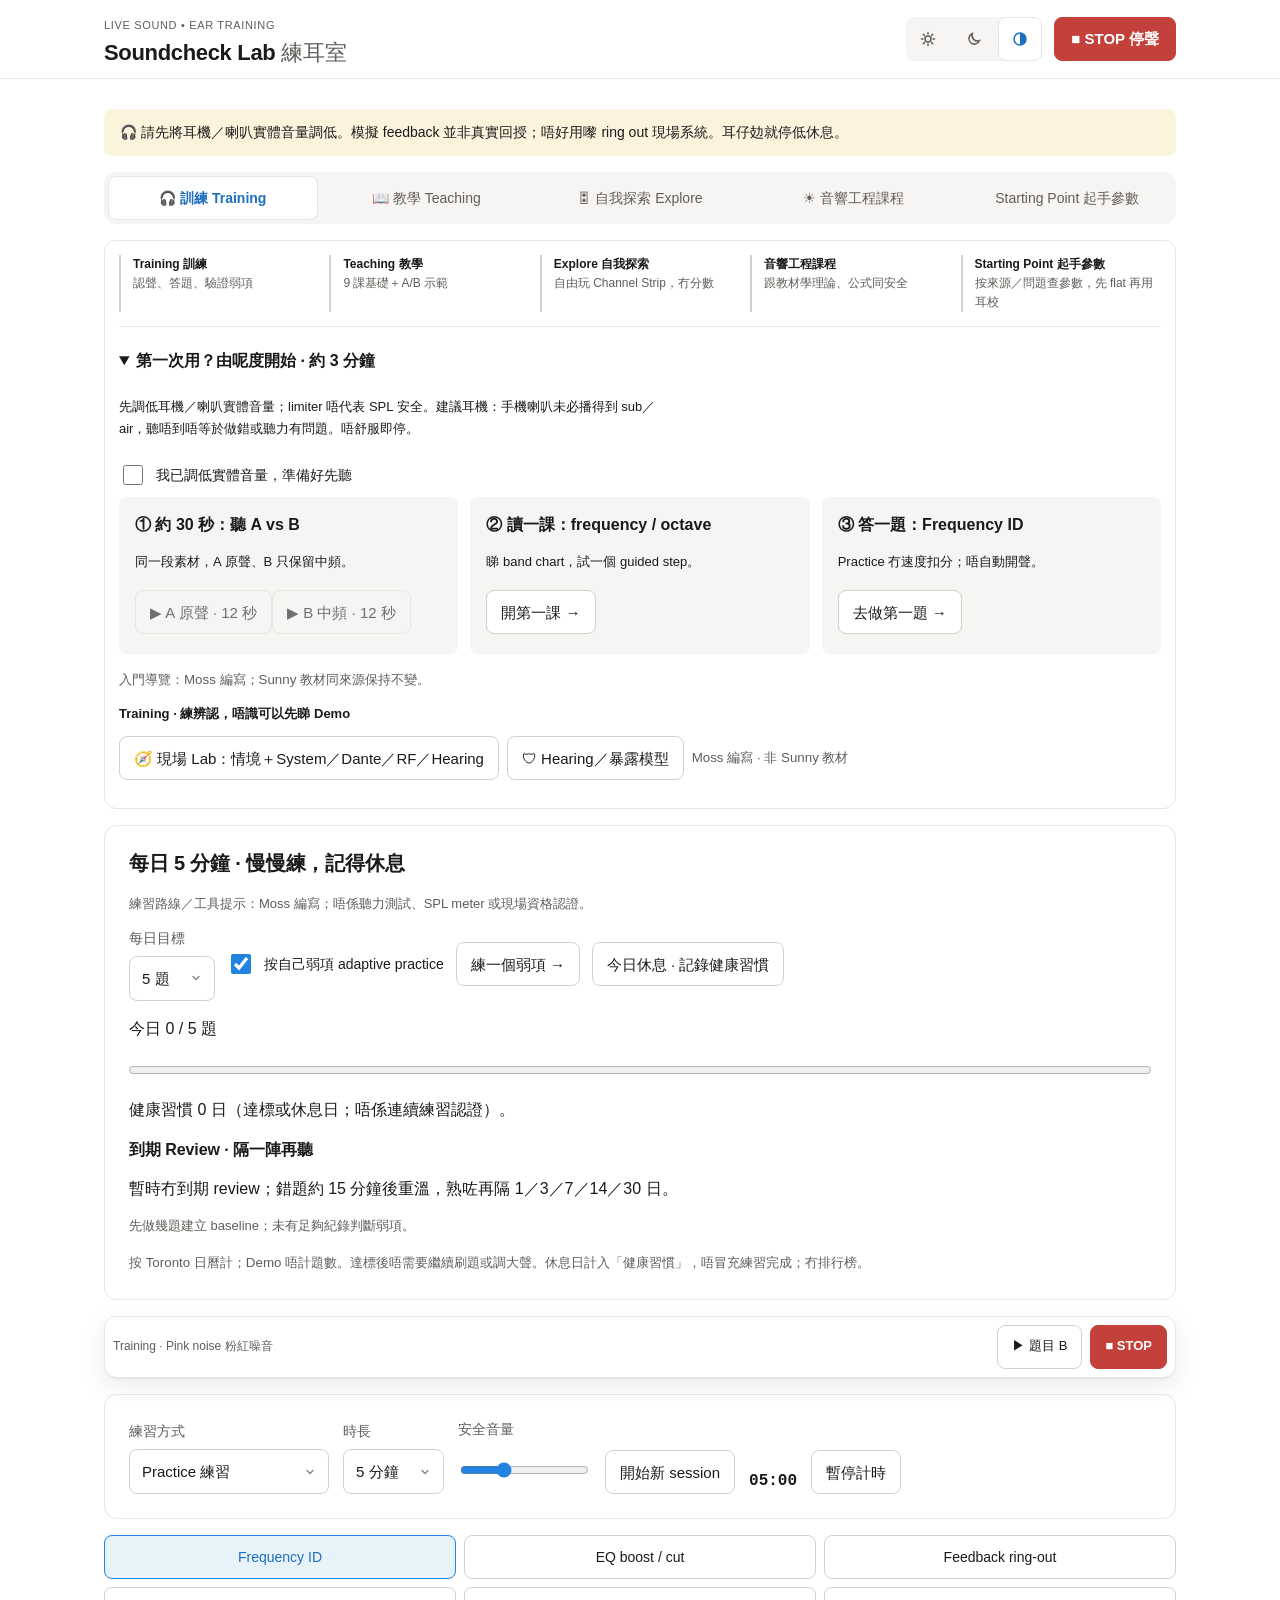
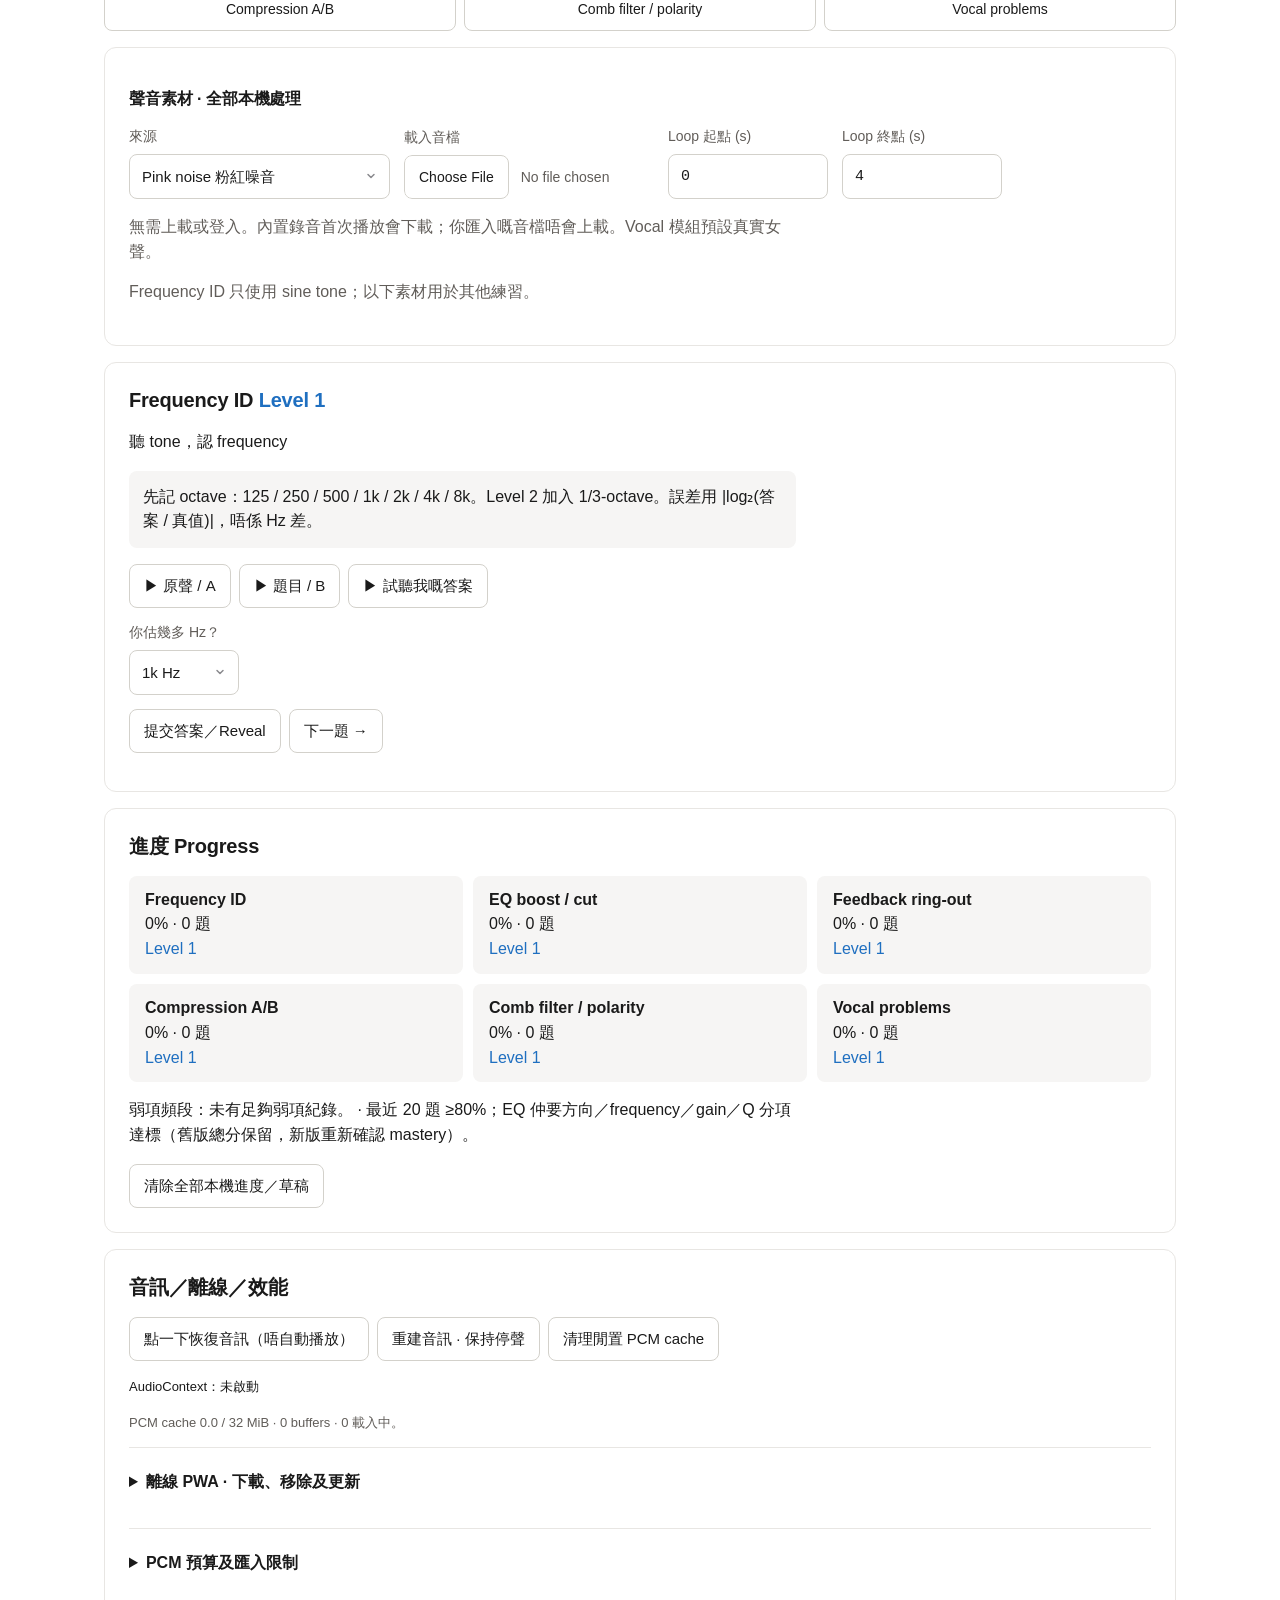
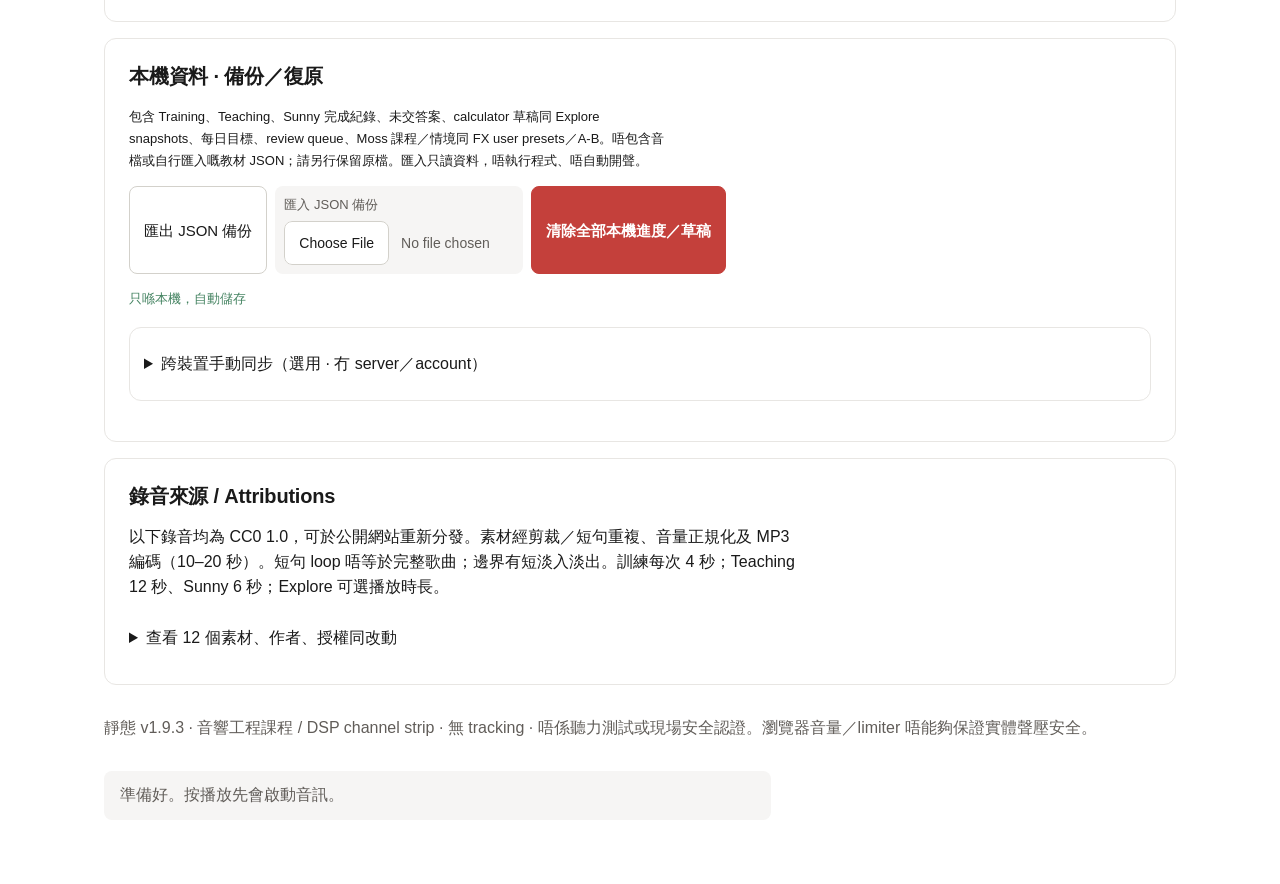
<file: index.html>
<!doctype html><html lang="zh-Hant"><meta charset="utf-8"><meta name="viewport" content="width=device-width,initial-scale=1,viewport-fit=cover"><title>Soundcheck Lab · Live Sound 練耳</title><script>try{var t=localStorage.getItem('et-theme');if(t==='light'||t==='dark')document.documentElement.dataset.theme=t}catch(e){}</script><link rel="stylesheet" href="style.css?v=1.9.3"><meta name="theme-color" content="#FFFFFF" media="(prefers-color-scheme: light)"><meta name="theme-color" content="#191919" media="(prefers-color-scheme: dark)"><link rel="manifest" href="manifest.webmanifest"><link rel="apple-touch-icon" href="icons/icon-180.png"><link rel="icon" href="favicon.svg" type="image/svg+xml"><body><a class="skip-link" href="#mainContent">跳到主要內容</a><header><div><small>LIVE SOUND • EAR TRAINING</small><h1>Soundcheck Lab <span>練耳室</span></h1></div><div class="theme-switch" role="group" aria-label="顯示主題"><button type="button" data-theme-choice="light" aria-pressed="false" aria-label="淺色" title="淺色"><svg viewBox="0 0 16 16" width="16" height="16" aria-hidden="true" focusable="false" fill="none" stroke="currentColor" stroke-width="1.5" stroke-linecap="round"><circle cx="8" cy="8" r="3"/><path d="M8 1.5v1.5M8 13v1.5M1.5 8H3M13 8h1.5M3.4 3.4l1 1M11.6 11.6l1 1M3.4 12.6l1-1M11.6 4.4l1-1"/></svg></button><button type="button" data-theme-choice="dark" aria-pressed="false" aria-label="深色" title="深色"><svg viewBox="0 0 16 16" width="16" height="16" aria-hidden="true" focusable="false" fill="none" stroke="currentColor" stroke-width="1.5" stroke-linecap="round"><path d="M13.5 9.6A5.5 5.5 0 0 1 6.4 2.5a5.5 5.5 0 1 0 7.1 7.1z"/></svg></button><button type="button" data-theme-choice="system" aria-pressed="true" aria-label="跟系統" title="跟系統"><svg viewBox="0 0 16 16" width="16" height="16" aria-hidden="true" focusable="false" fill="none" stroke="currentColor" stroke-width="1.5" stroke-linecap="round"><circle cx="8" cy="8" r="6"/><path d="M8 2a6 6 0 0 1 0 12z" fill="currentColor" stroke="none"/></svg></button></div><button id="stop" class="danger">■ STOP 停聲</button></header><main id="mainContent" tabindex="-1"><p class="safety">🎧 請先將耳機／喇叭實體音量調低。模擬 feedback 並非真實回授；唔好用嚟 ring out 現場系統。耳仔攰就停低休息。</p><div class="app-view-tabs" role="group" aria-label="App mode"><button id="trainTab" aria-pressed="true">🎧 訓練 Training</button><button id="teachTab" aria-pressed="false">📖 教學 Teaching</button><button id="exploreTab" aria-pressed="false">🎛 自我探索 Explore</button><button id="sunnyTab" aria-pressed="false">☀ 音響工程課程</button><button id="startingTab" aria-pressed="false">Starting Point 起手參數</button></div><section id="startingRoot" aria-label="Starting Point 起手參數" hidden></section><section id="sunnyRoot" aria-label="Audio engineering course"></section><section id="exploreRoot" aria-label="Free exploration channel strip"></section><section id="teachingRoot" aria-label="Teaching course"></section><div id="trainingRoot"><section class="toolbar"><label>練習方式<select id="mode"><option value="learn">Demo 示範（唔計分）</option><option value="practice" selected>Practice 練習</option><option value="challenge">Challenge 挑戰</option></select></label><label>時長<select id="duration"><option value="5">5 分鐘</option><option value="10">10 分鐘</option></select></label><label>安全音量 <input id="volume" type="range" min="0" max="0.22" step="0.005" value="0.07"></label><button id="session">開始新 session</button><strong id="clock">05:00</strong></section><nav id="modules"></nav><section class="source"><h3>聲音素材 · 全部本機處理</h3><div class="row"><label>來源<select id="source"><option value="pink">Pink noise 粉紅噪音</option><option value="vocal">合成 Vocal-ish</option><option value="drums">合成 Drum-ish</option><option value="file" disabled>自己嘅音檔</option></select></label><label class="upload">載入音檔<input type="file" id="file" accept="audio/*"></label><label>Loop 起點 (s)<input id="loopStart" type="number" min="0" step="0.1" value="0"></label><label>Loop 終點 (s)<input id="loopEnd" type="number" min="0.1" step="0.1" value="4"></label></div><p id="fileInfo">無需上載或登入。內置錄音首次播放會下載；你匯入嘅音檔唔會上載。Vocal 模組預設真實女聲。</p><p id="sampleInfo"></p></section><section id="exercise"></section><section id="trainingProgress"><h2>進度 Progress</h2><div id="progress" class="stats"></div><p id="weak"></p><button id="reset">清除本機進度</button></section></div><section id="attributions"><h2>錄音來源 / Attributions</h2><p>以下錄音均為 CC0 1.0，可於公開網站重新分發。素材經剪裁／短句重複、音量正規化及 MP3 編碼（10–20 秒）。短句 loop 唔等於完整歌曲；邊界有短淡入淡出。訓練每次 4 秒；Teaching 12 秒、Sunny 6 秒；Explore 可選播放時長。</p><details><summary>查看 12 個素材、作者、授權同改動</summary><ul><li><b>女聲 · Singing notes</b> · <code>samples/female-sung.mp3</code><br>owstu · <a href="https://freesound.org/people/owstu/sounds/508814/" target="_blank" rel="noopener">Source</a> · <a href="https://creativecommons.org/publicdomain/zero/1.0/" target="_blank" rel="noopener">CC0 1.0</a><br><small>Short improvised notes, repeated. Trimmed/repeated, loudness normalized to -23 LUFS target, peak ceiling -3 dBTP, edge fades, 44.1 kHz MP3 128 kbps.</small></li><li><b>男聲 · Sung Ooh (processed)</b> · <code>samples/male-sung.mp3</code><br>Hajisounds · <a href="https://freesound.org/people/Hajisounds/sounds/679210/" target="_blank" rel="noopener">Source</a> · <a href="https://creativecommons.org/publicdomain/zero/1.0/" target="_blank" rel="noopener">CC0 1.0</a><br><small>Processed sung F note: autotune, phasing and reverb; repeated. Not a dry vocal. Trimmed/repeated, loudness normalized to -23 LUFS target, peak ceiling -3 dBTP, edge fades, 44.1 kHz MP3 128 kbps.</small></li><li><b>女聲 · Spoken phrase</b> · <code>samples/female-spoken.mp3</code><br>pyro13djt · <a href="https://freesound.org/people/pyro13djt/sounds/367425/" target="_blank" rel="noopener">Source</a> · <a href="https://creativecommons.org/publicdomain/zero/1.0/" target="_blank" rel="noopener">CC0 1.0</a><br><small>Welcome to Lazare Edits; phrase with pauses. Trimmed/repeated, loudness normalized to -23 LUFS target, peak ceiling -3 dBTP, edge fades, 44.1 kHz MP3 128 kbps.</small></li><li><b>男聲 · Spoken phrase</b> · <code>samples/male-spoken.mp3</code><br>germanio · <a href="https://freesound.org/people/germanio/sounds/369908/" target="_blank" rel="noopener">Source</a> · <a href="https://creativecommons.org/publicdomain/zero/1.0/" target="_blank" rel="noopener">CC0 1.0</a><br><small>Audio signal processing for music applications; repeated. Trimmed/repeated, loudness normalized to -23 LUFS target, peak ceiling -3 dBTP, edge fades, 44.1 kHz MP3 128 kbps.</small></li><li><b>Kick · Acoustic one-shot loop</b> · <code>samples/kick.mp3</code><br>Sound_Bar_KK · <a href="https://freesound.org/people/Sound_Bar_KK/sounds/685865/" target="_blank" rel="noopener">Source</a> · <a href="https://creativecommons.org/publicdomain/zero/1.0/" target="_blank" rel="noopener">CC0 1.0</a><br><small>Acoustic kick one-shot repeated with a 0.75 s beat interval. Trimmed/repeated, loudness normalized to -23 LUFS target, peak ceiling -3 dBTP, edge fades, 44.1 kHz MP3 128 kbps.</small></li><li><b>Snare · DW acoustic loop</b> · <code>samples/snare.mp3</code><br>KEVOY · <a href="https://freesound.org/people/KEVOY/sounds/82249/" target="_blank" rel="noopener">Source</a> · <a href="https://creativecommons.org/publicdomain/zero/1.0/" target="_blank" rel="noopener">CC0 1.0</a><br><small>DW custom shop snare one-shot repeated with a 0.75 s beat interval. Trimmed/repeated, loudness normalized to -23 LUFS target, peak ceiling -3 dBTP, edge fades, 44.1 kHz MP3 128 kbps.</small></li><li><b>Drum kit · 106 BPM</b> · <code>samples/drum-kit.mp3</code><br>esares · <a href="https://freesound.org/people/esares/sounds/431874/" target="_blank" rel="noopener">Source</a> · <a href="https://creativecommons.org/publicdomain/zero/1.0/" target="_blank" rel="noopener">CC0 1.0</a><br><small>Acoustic drums performed by Pedro Galindo. Trimmed/repeated, loudness normalized to -23 LUFS target, peak ceiling -3 dBTP, edge fades, 44.1 kHz MP3 128 kbps.</small></li><li><b>Bass · 110 BPM</b> · <code>samples/bass.mp3</code><br>josefpres · <a href="https://freesound.org/people/josefpres/sounds/483131/" target="_blank" rel="noopener">Source</a> · <a href="https://creativecommons.org/publicdomain/zero/1.0/" target="_blank" rel="noopener">CC0 1.0</a><br><small>Electric bass guitar phrase repeated. Trimmed/repeated, loudness normalized to -23 LUFS target, peak ceiling -3 dBTP, edge fades, 44.1 kHz MP3 128 kbps.</small></li><li><b>Acoustic guitar · E major</b> · <code>samples/acoustic-guitar.mp3</code><br>deadrobotmusic · <a href="https://freesound.org/people/deadrobotmusic/sounds/628766/" target="_blank" rel="noopener">Source</a> · <a href="https://creativecommons.org/publicdomain/zero/1.0/" target="_blank" rel="noopener">CC0 1.0</a><br><small>Strummed loop at 155 BPM. Trimmed/repeated, loudness normalized to -23 LUFS target, peak ceiling -3 dBTP, edge fades, 44.1 kHz MP3 128 kbps.</small></li><li><b>Electric guitar · Dry DI</b> · <code>samples/electric-guitar.mp3</code><br>loudernoises · <a href="https://freesound.org/people/loudernoises/sounds/453384/" target="_blank" rel="noopener">Source</a> · <a href="https://creativecommons.org/publicdomain/zero/1.0/" target="_blank" rel="noopener">CC0 1.0</a><br><small>Gibson Les Paul Junior DI; strumming and arpeggiation. No effects. Trimmed/repeated, loudness normalized to -23 LUFS target, peak ceiling -3 dBTP, edge fades, 44.1 kHz MP3 128 kbps.</small></li><li><b>Piano · Improvisation</b> · <code>samples/piano.mp3</code><br>amandajbono · <a href="https://freesound.org/people/amandajbono/sounds/146165/" target="_blank" rel="noopener">Source</a> · <a href="https://creativecommons.org/publicdomain/zero/1.0/" target="_blank" rel="noopener">CC0 1.0</a><br><small>Improvised acoustic piano excerpt. Trimmed/repeated, loudness normalized to -23 LUFS target, peak ceiling -3 dBTP, edge fades, 44.1 kHz MP3 128 kbps.</small></li><li><b>Full mix · Share for Free</b> · <code>samples/full-mix.mp3</code><br>German OER Community (Jointly), 2017 · <a href="https://jointly.info/oer-song/" target="_blank" rel="noopener">Source</a> · <a href="https://creativecommons.org/publicdomain/zero/1.0/" target="_blank" rel="noopener">CC0 1.0</a><br><small>30–50 s excerpt of Share for Free; vocals and band. Credits: Annett Zobel, Britta Radig, Christian Rotzoll, Jan Rieger, Lia Orr, Matthias Hupfer, Petra Amasreiter, Philipp von Böselager, Stephan Clemenz, Steffen Hippeli, Tobias Westphal, Torsten Simon. Excerpt, normalized -23 LUFS target / -3 dBTP, fades, MP3 128 kbps.</small></li></ul></details></section><footer>靜態 v1.9.3 · 音響工程課程 / DSP channel strip · 無 tracking · 唔係聽力測試或現場安全認證。瀏覽器音量／limiter 唔能夠保證實體聲壓安全。</footer><p id="status" role="status" aria-live="polite">準備好。按播放先會啟動音訊。</p></main><script src="modules/events.js?v=1.9.3"></script><script src="modules/synthesis-core.js?v=1.9.3"></script><script src="modules/audio-resources.js?v=1.9.3"></script><script src="modules/audio-lifecycle.js?v=1.9.3"></script><script src="modules/offline-render.js?v=1.9.3"></script><script src="modules/visuals.js?v=1.9.3"></script><script src="samples.js?v=1.9.3"></script><script src="dsp-core.js?v=1.9.3"></script><script src="dsp-engine.js?v=1.9.3"></script><script src="dsp.js?v=1.9.3"></script><script src="training-logic.js?v=1.9.3"></script><script src="app.js?v=1.9.3"></script><script src="lessons.js?v=1.9.3"></script><script src="teaching.js?v=1.9.3"></script><script src="fx-core.js?v=1.9.3"></script><script src="modules/fx-engine.js?v=1.9.3"></script><script src="modules/fx-state.js?v=1.9.3"></script><script src="explore.js?v=1.9.3"></script><script src="sunny-calculators.js?v=1.9.3"></script><script src="sunny-diagrams.js?v=1.9.3"></script><script src="sunny-audio.js?v=1.9.3"></script><script src="sunny.js?v=1.9.3"></script><script src="modules/learning.js?v=1.9.3"></script><script src="modules/moss-model.js?v=1.9.3"></script><script src="modules/progress-store.js?v=1.9.3"></script><script src="modules/app-ui.js?v=1.9.3"></script><script src="modules/offline.js?v=1.9.3"></script><script src="modules/batch2-ui.js?v=1.9.3"></script><script src="modules/moss-course.js?v=1.9.3"></script><script src="modules/progress-sync.js?v=1.9.3"></script><script src="modules/fx-help.js?v=1.9.3"></script><script src="modules/fx-ui.js?v=1.9.3"></script><script src="modules/parameter-help.js?v=1.9.3"></script><script src="modules/starting-eq.js?v=1.9.3"></script><script src="modules/starting-points.js?v=1.9.3"></script><script src="theme.js?v=1.9.3" defer></script></body></html>
</file>
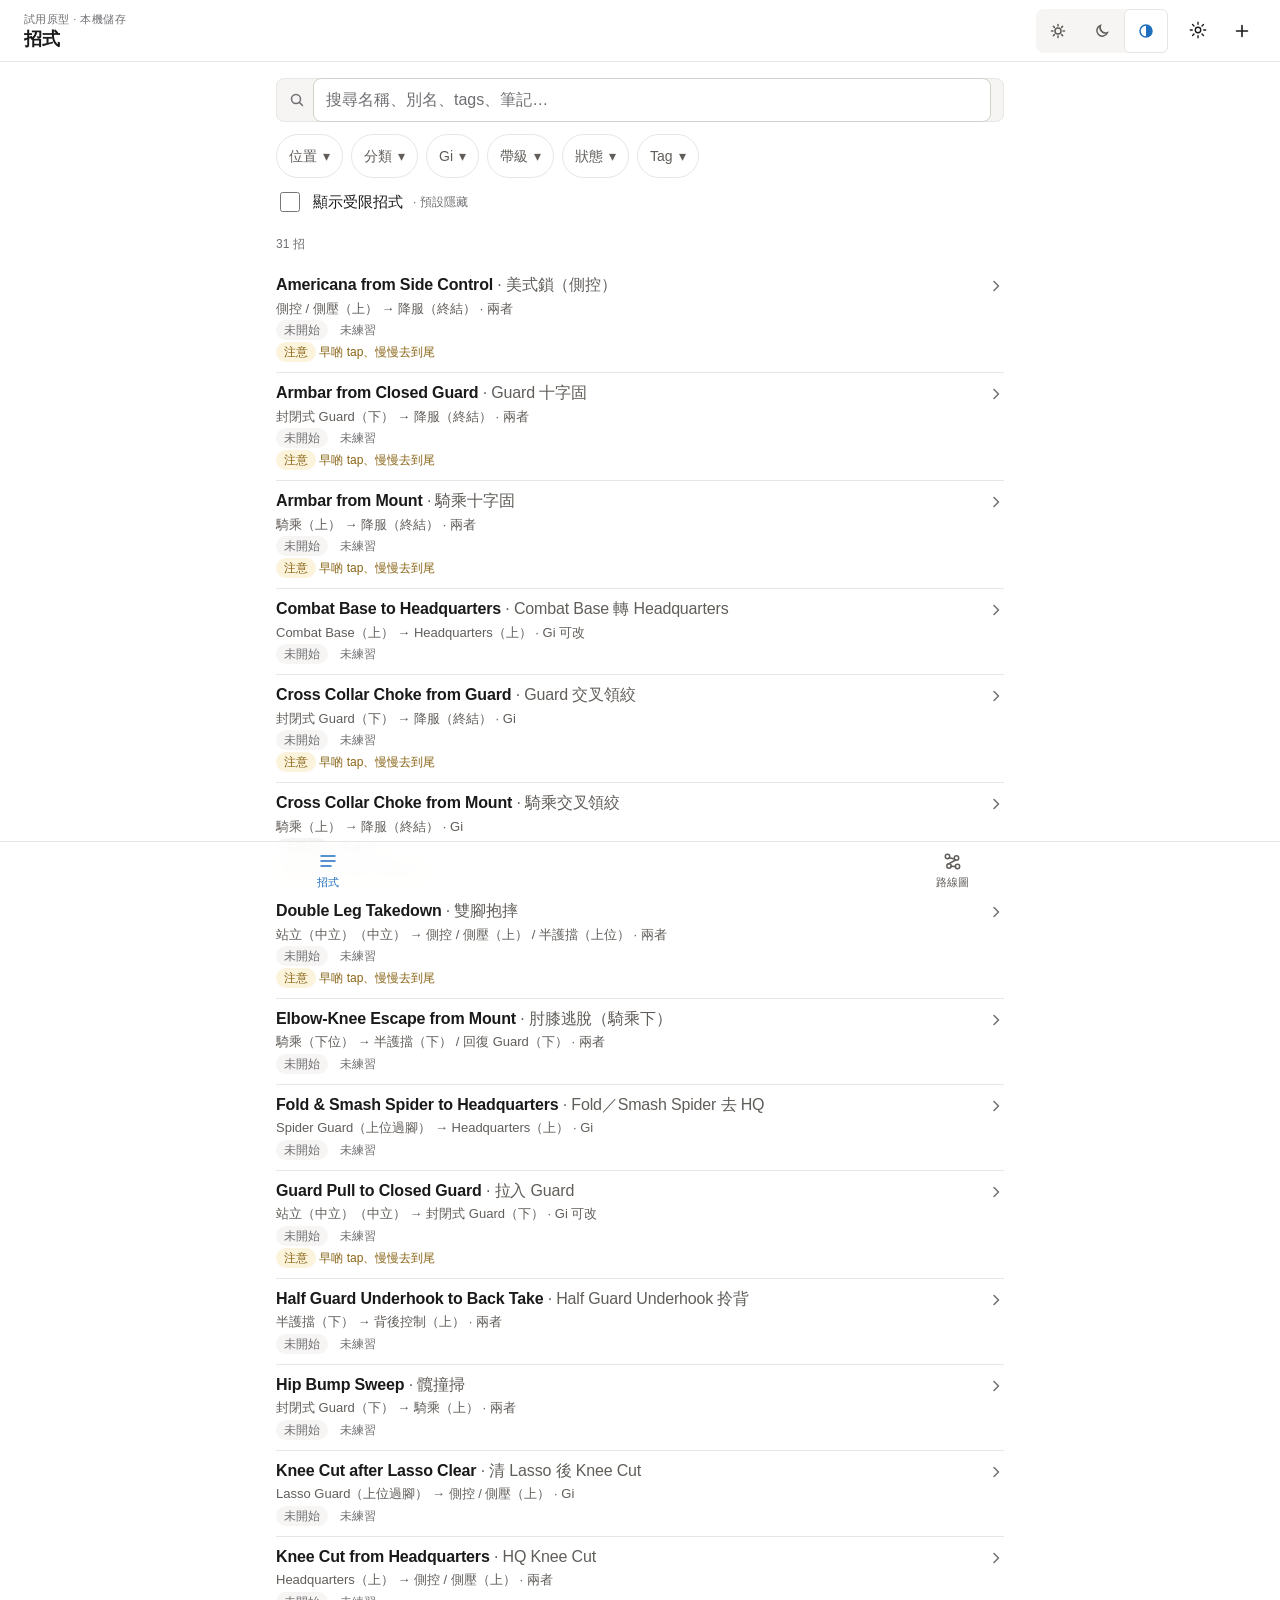
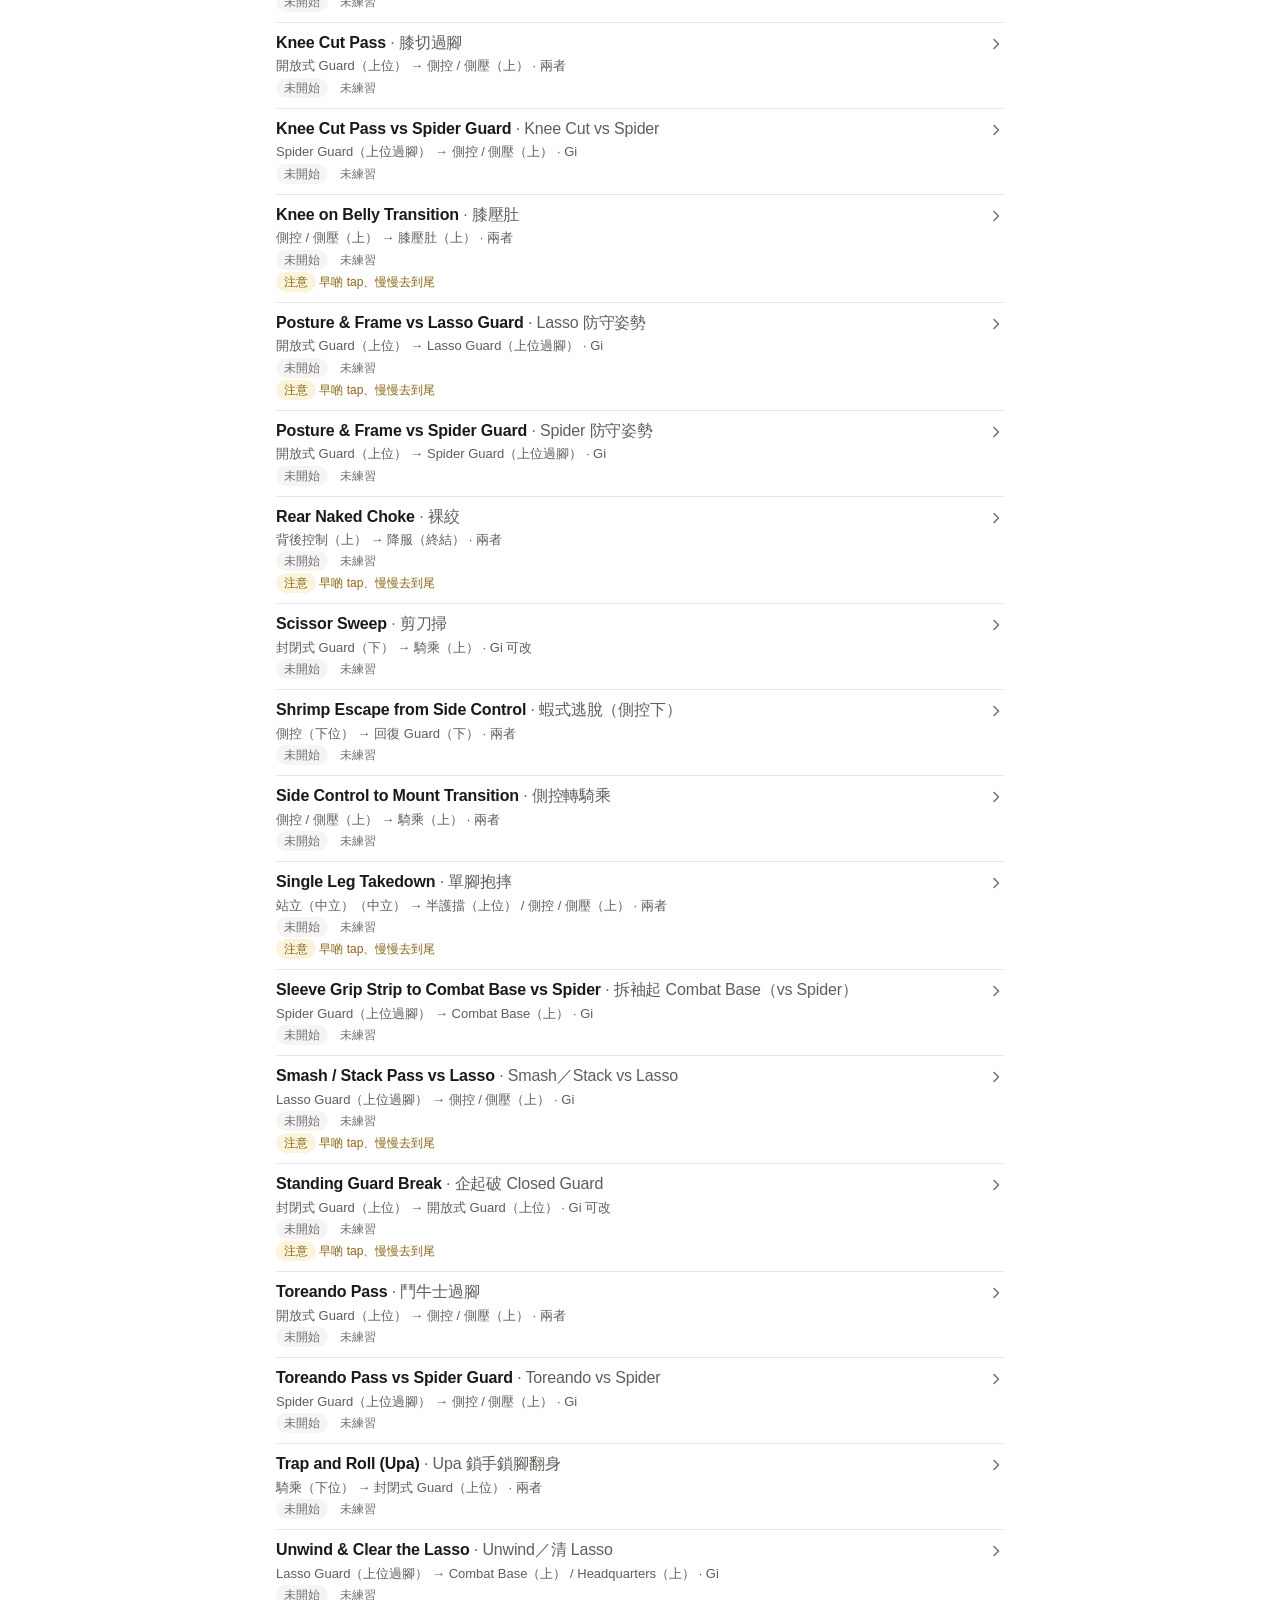
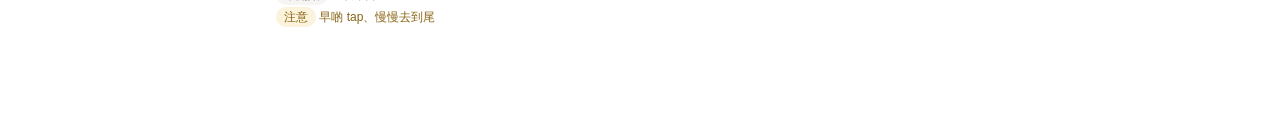
<file: bjj/index.html>
<!doctype html>
<html lang="zh-Hant-HK">
<head>
<meta charset="utf-8">
<meta name="viewport" content="width=device-width, initial-scale=1, viewport-fit=cover">
<meta name="theme-color" content="#FFFFFF" media="(prefers-color-scheme: light)">
<meta name="theme-color" content="#191919" media="(prefers-color-scheme: dark)">
<meta name="apple-mobile-web-app-capable" content="yes">
<meta name="mobile-web-app-capable" content="yes">
<meta name="apple-mobile-web-app-status-bar-style" content="default">
<meta name="apple-mobile-web-app-title" content="BJJ 筆記">
<meta name="description" content="私人 BJJ technique 筆記同 Road Map。資料只存喺你部機。">
<title>BJJ 筆記 · Phase 0</title>
<link rel="manifest" href="./manifest.webmanifest">
<link rel="icon" href="./icons/icon-192.png">
<link rel="apple-touch-icon" href="./icons/apple-touch-icon.png">
<script>try{var t=localStorage.getItem('bjj-theme');if(t==='light'||t==='dark')document.documentElement.dataset.theme=t}catch(e){}</script>
<link rel="stylesheet" href="./tokens.css">
<link rel="stylesheet" href="./components.css">
<link rel="stylesheet" href="./styles.css">
<script defer src="./theme.js"></script>
<script defer src="./core.js"></script>
<script defer src="./db.js"></script>
<script defer src="./video.js"></script>
<script defer src="./graph.js"></script>
<script defer src="./app.js"></script>
</head>
<body>
<header class="topbar" id="topbar">
  <div id="top-left"></div>
  <div class="title-block"><p class="eyebrow" id="top-eyebrow">試用原型 · 本機儲存</p><h1 id="top-title">BJJ 筆記</h1></div>
  <div class="theme-switch" role="group" aria-label="顯示主題">
    <button type="button" data-theme-choice="light" aria-pressed="false" aria-label="淺色" title="淺色"><svg viewBox="0 0 16 16" width="16" height="16" aria-hidden="true" fill="none" stroke="currentColor" stroke-width="1.5" stroke-linecap="round"><circle cx="8" cy="8" r="3"/><path d="M8 1.5v1.5M8 13v1.5M1.5 8H3M13 8h1.5M3.4 3.4l1 1M11.6 11.6l1 1M3.4 12.6l1-1M11.6 4.4l1-1"/></svg></button>
    <button type="button" data-theme-choice="dark" aria-pressed="false" aria-label="深色" title="深色"><svg viewBox="0 0 16 16" width="16" height="16" aria-hidden="true" fill="none" stroke="currentColor" stroke-width="1.5" stroke-linecap="round"><path d="M13.5 9.6A5.5 5.5 0 0 1 6.4 2.5a5.5 5.5 0 1 0 7.1 7.1z"/></svg></button>
    <button type="button" data-theme-choice="system" aria-pressed="true" aria-label="跟系統" title="跟系統"><svg viewBox="0 0 16 16" width="16" height="16" aria-hidden="true" fill="none" stroke="currentColor" stroke-width="1.5" stroke-linecap="round"><circle cx="8" cy="8" r="6"/><path d="M8 2a6 6 0 0 1 0 12z" fill="currentColor" stroke="none"/></svg></button>
  </div>
  <div id="top-right"></div>
</header>
<div class="toasts"><div id="toast" role="status" aria-live="polite"></div><div id="update-bar" role="status" hidden><span>有新版本，資料唔會受影響。</span><button id="apply-update" type="button" class="btn primary compact">立即更新</button></div></div>
<main id="main" tabindex="-1"><div class="loading" id="boot">載入緊…</div></main>
<nav class="tabbar" aria-label="主要分頁">
  <a href="#/list" data-nav="list"><svg viewBox="0 0 22 22" fill="none" stroke="currentColor" stroke-width="1.5" stroke-linecap="round" aria-hidden="true"><path d="M4 6h14M4 11h14M4 16h10"/></svg>招式</a>
  <a href="#/map" data-nav="map"><svg viewBox="0 0 22 22" fill="none" stroke="currentColor" stroke-width="1.5" stroke-linecap="round" stroke-linejoin="round" aria-hidden="true"><circle cx="6.5" cy="6.5" r="2.2"/><circle cx="15.5" cy="8" r="2.2"/><circle cx="8" cy="16" r="2.2"/><circle cx="16.5" cy="16.5" r="2.2"/><path d="m8.3 7.8 4.4.9M7.2 14.2 14.6 10M9.7 16.2 14.6 16.4"/></svg>路線圖</a>
</nav>
<dialog id="dialog" aria-labelledby="dialog-title"><form method="dialog" class="dialog-close-form"><button class="icon-btn dialog-x" aria-label="關閉" value="cancel">✕</button></form><div id="dialog-body"></div></dialog>
<noscript>呢個 app 需要 JavaScript。</noscript>
</body>
</html>
</file>
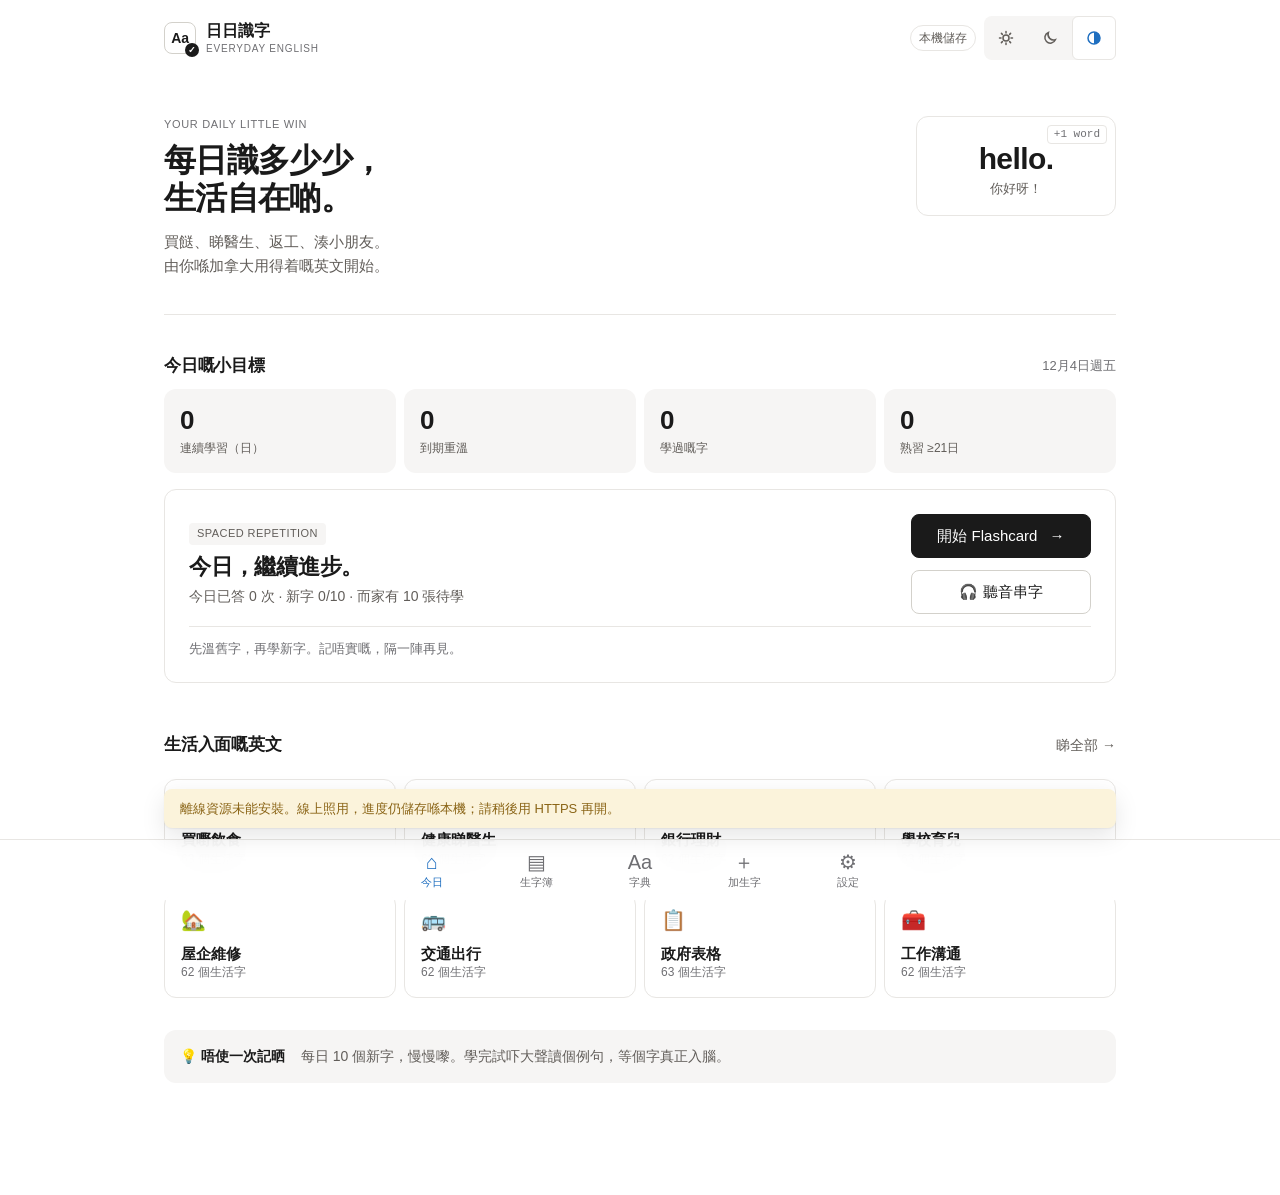
<file: vocab/index.html>
<!doctype html>
<html lang="zh-Hant-HK">
<head>
<meta charset="utf-8"><meta name="viewport" content="width=device-width, initial-scale=1, viewport-fit=cover"><meta name="theme-color" content="#FFFFFF" media="(prefers-color-scheme: light)"><meta name="theme-color" content="#191919" media="(prefers-color-scheme: dark)"><meta name="apple-mobile-web-app-capable" content="yes"><meta name="apple-mobile-web-app-status-bar-style" content="default"><meta name="description" content="每日少少，英文用得着。為加拿大生活而設嘅生字練習。">
<title>日日識字 · Everyday English</title><link rel="manifest" href="./manifest.webmanifest"><link rel="icon" href="./icons/icon-192.png"><link rel="apple-touch-icon" href="./icons/apple-touch-icon.png"><script>try{var t=localStorage.getItem('vocab-theme');if(t==='light'||t==='dark')document.documentElement.dataset.theme=t}catch(e){}</script><link rel="stylesheet" href="./styles.css"><script defer src="./theme.js"></script><script defer src="./phonics.js"></script><script defer src="./core.js"></script><script defer src="./app.js"></script>
</head>
<body>
<header><a class="brand" href="./" aria-label="日日識字首頁"><span class="brand-icon">Aa<span>✓</span></span><span>日日識字<small>EVERYDAY ENGLISH</small></span></a><div class="header-actions"><span id="network" class="pill">本機儲存</span><div class="theme-switch header-theme" role="group" aria-label="顯示主題"><button type="button" data-theme-choice="light" aria-pressed="false" aria-label="淺色" title="淺色"><svg viewBox="0 0 16 16" width="16" height="16" aria-hidden="true" focusable="false" fill="none" stroke="currentColor" stroke-width="1.5" stroke-linecap="round"><circle cx="8" cy="8" r="3"/><path d="M8 1.5v1.5M8 13v1.5M1.5 8H3M13 8h1.5M3.4 3.4l1 1M11.6 11.6l1 1M3.4 12.6l1-1M11.6 4.4l1-1"/></svg></button><button type="button" data-theme-choice="dark" aria-pressed="false" aria-label="深色" title="深色"><svg viewBox="0 0 16 16" width="16" height="16" aria-hidden="true" focusable="false" fill="none" stroke="currentColor" stroke-width="1.5" stroke-linecap="round"><path d="M13.5 9.6A5.5 5.5 0 0 1 6.4 2.5a5.5 5.5 0 1 0 7.1 7.1z"/></svg></button><button type="button" data-theme-choice="system" aria-pressed="true" aria-label="跟系統" title="跟系統"><svg viewBox="0 0 16 16" width="16" height="16" aria-hidden="true" focusable="false" fill="none" stroke="currentColor" stroke-width="1.5" stroke-linecap="round"><circle cx="8" cy="8" r="6"/><path d="M8 2a6 6 0 0 1 0 12z" fill="currentColor" stroke="none"/></svg></button></div></div></header>
<div id="toasts" class="toasts"><div id="notice" role="status" aria-live="polite"></div><div id="update-bar" role="status" hidden><span>有新版本，學習進度唔會受影響。</span><button id="apply-update" type="button" class="primary compact">立即更新</button></div></div>
<main id="main">
<section id="home" class="view">
<div class="hero"><p class="eyebrow">YOUR DAILY LITTLE WIN</p><h1>每日識多少少，<br>生活自在啲。</h1><p>買餸、睇醫生、返工、湊小朋友。<br>由你喺加拿大用得着嘅英文開始。</p><div class="hero-art" aria-hidden="true"><span>hello.</span><i>你好呀！</i><b>+1 word</b></div></div>
<div class="section-heading"><h2>今日嘅小目標</h2><span id="today-label"></span></div>
<div class="stats" id="stats"></div>
<div class="study-panel"><div><span class="tag">SPACED REPETITION</span><h2 id="study-title">準備好學新字？</h2><p id="study-summary"></p></div><button id="start-flash" class="primary">開始 Flashcard <span>→</span></button><button id="start-spell" class="secondary">🎧 聽音串字</button><p class="fine">先溫舊字，再學新字。記唔實嘅，隔一陣再見。</p></div>
<div class="section-heading"><h2>生活入面嘅英文</h2><button class="text-button" data-tab="library">睇全部 →</button></div><div id="category-grid" class="category-grid"></div>
<div class="tip"><strong>💡 唔使一次記晒</strong><p>每日 10 個新字，慢慢嚟。學完試吓大聲讀個例句，等個字真正入腦。</p></div>
</section>
<section id="review" class="view" hidden>
<div class="section-heading"><button class="text-button" id="leave-review">← 返首頁</button><span id="session-count"></span></div>
<div id="review-content">
<p id="review-mode" class="eyebrow"></p><article class="flashcard" id="flashcard" tabindex="0" role="button" aria-label="揭開生字卡" aria-expanded="false"><span id="card-category" class="tag"></span><div id="card-front"><h1 id="card-word"></h1><p class="fine">輕觸揭開解釋 ↓</p></div><div id="spell-front" hidden><div class="listening-icon">🎧</div><h2>聽清楚，再串出嚟</h2><p id="spell-hint"></p></div><div id="card-back" hidden><p id="card-ipa" class="ipa"></p><h2 id="card-meaning"></h2><div class="example"><p id="card-example" lang="en"></p><p id="card-translation"></p></div><p id="card-definition" class="fine" lang="en"></p><details id="card-phonics-details" class="phonics-details"><summary>拼音點拼出嚟、點讀？</summary><div id="card-phonics"></div></details></div></article>
<div class="audio-buttons"><button id="speak" class="secondary">🔊 聽發音</button><button id="speak-slow" class="secondary">🐢 慢速</button></div>
<form id="spell-form" hidden><label for="spelling">你聽到嘅生字</label><div class="input-row"><input id="spelling" maxlength="100" autocomplete="off" autocorrect="off" autocapitalize="none" spellcheck="false" enterkeyhint="done" required><button class="primary" type="submit">對答案</button></div></form><div id="spell-feedback" aria-live="polite"></div>
<div id="ratings" class="ratings" hidden><p>你記得幾多？<span class="fine">（揀一次就會儲存）</span></p><div><button data-grade="again">唔記得<small>1 分鐘</small></button><button data-grade="hard">有啲難<small></small></button><button data-grade="good">記得<small></small></button><button data-grade="easy">好容易<small></small></button></div></div><button id="next-spell" class="primary full" hidden>下一個 →</button>
<details id="record-panel"><summary>🎙 跟住讀 · 錄音比較</summary><p class="fine">先聽原音，再錄低自己把聲比較。錄音只喺本機暫存，離開呢張卡就會清除。需要 HTTPS 同咪權限。</p><button id="record" class="secondary">開始錄音</button><span id="record-status" role="status"></span><audio id="recording" controls hidden></audio><p class="fine">冇自動評分，重點係聽節奏同重音。最多錄 30 秒。</p></details>
</div><div id="session-end" class="empty" hidden><div>🌱</div><h2>今日又進步咗！</h2><p id="end-summary"></p><button id="restart-review" class="primary">再睇到期字</button><button class="secondary" data-tab="home">返首頁</button></div>
</section>
<section id="library" class="view" hidden><div class="section-heading"><div><p class="eyebrow">YOUR WORD COLLECTION</p><h1>你嘅生字簿</h1></div><button class="primary compact" data-tab="add">＋ 加生字</button></div><label for="search">搵生字</label><input id="search" type="search" placeholder="英文或中文…" autocomplete="off"><div class="filter-row"><select id="category-filter" aria-label="按分類篩選"><option value="">全部分類</option></select><select id="source-filter" aria-label="按來源篩選"><option value="">全部生字</option><option value="own">自己加嘅</option><option value="seen">學過嘅</option><option value="due">到期重溫</option></select></div><p id="word-count" class="fine"></p><div id="word-list"></div><button id="load-more" class="secondary full" hidden>睇多啲</button></section>
<section id="add" class="view" hidden><p class="eyebrow">MAKE IT YOURS</p><h1 id="editor-title">加入你想學嘅字</h1><p>喺生活遇到唔識嘅英文？記低佢。</p><form id="word-form"><input id="edit-id" type="hidden"><label for="word-input">英文生字／短語 *</label><div class="input-row"><input id="word-input" required maxlength="100" autocomplete="off" autocapitalize="none" placeholder="例如 appointment"><button type="button" id="autofill" class="secondary">幫我搵解釋</button></div><p class="fine">撳「幫我搵」會將生字傳送至 Free Dictionary API 同 MyMemory；有例句會再翻譯。機器翻譯可能唔準，儲存前請核對；冇網亦可以自己填。</p><p id="lookup-status" role="status"></p><div class="form-grid"><div><label for="ipa-input">IPA 音標</label><input id="ipa-input" maxlength="150" placeholder="/əˈpɔɪntmənt/"></div><div><label for="pos-input">詞性</label><input id="pos-input" maxlength="80" placeholder="noun / verb / adjective"></div></div><label for="meaning-input">中文解釋 *</label><input id="meaning-input" required maxlength="500" placeholder="例如 預約"><label for="example-input">英文例句</label><textarea id="example-input" maxlength="1000" rows="2"></textarea><label for="translation-input">例句中文翻譯</label><textarea id="translation-input" maxlength="1000" rows="2"></textarea><label for="definition-input">英文解釋（可選）</label><textarea id="definition-input" maxlength="1500" rows="2"></textarea><label for="audio-input">字典發音連結（可選，HTTPS）</label><input id="audio-input" type="url" maxlength="2000" placeholder="https://…"><p class="fine">有字典音訊時，「聽發音」優先播放；慢速用裝置 TTS。字典音訊需網絡。</p><details class="phonics-editor"><summary>編輯拼讀分節（自加字）</summary><p class="fine">自動分節／IPA／重音只係規則估計，唔係字典。可以重新估計，再直接編輯 JSON；text 係拼法、ipa 係讀音、stress：1 主重音／2 次重音／0 非重讀；groups 係字母組。所有字母組拼埋要同音節對得上。</p><button id="generate-phonics" class="secondary" type="button">重新估計拼讀資料</button><label for="phonics-input">拼讀資料（JSON，全部可修改）</label><textarea id="phonics-input" spellcheck="false" autocapitalize="none" autocorrect="off" rows="12"></textarea><div id="editor-phonics-preview"></div></details><label for="category-input">分類 *</label><select id="category-input" required></select><div class="editor-actions"><button class="primary" type="submit">儲存生字</button><button class="secondary" id="cancel-edit" type="button">清空／取消</button></div></form></section>
<section id="dict" class="view" hidden><p class="eyebrow">LOOK IT UP</p><h1>字典</h1><p>輸入英文生字，睇解釋、音標同例句。查到嘅字可以即刻 Save 落你嘅生字簿，之後用 flashcard 同聽音串字練習。</p><form id="dict-form"><label for="dict-query">搵英文生字</label><div class="input-row"><input id="dict-query" type="search" maxlength="100" autocomplete="off" autocorrect="off" autocapitalize="none" spellcheck="false" enterkeyhint="search" placeholder="例如 serendipity" required><button id="dict-search" class="primary" type="submit">查字典</button></div></form><div id="dict-lang" class="dict-lang" role="group" aria-label="解釋語言"><button type="button" data-dict-lang="en" aria-pressed="false">淨英文</button><button type="button" data-dict-lang="zh" aria-pressed="true">中英</button></div><p id="dict-status" role="status" aria-live="polite"></p><div id="dict-result" hidden></div><div id="dict-recent"><div class="section-heading"><h2>最近查過</h2><button type="button" id="dict-clear-recent" class="text-button" hidden>清除紀錄</button></div><p id="dict-recent-empty" class="fine">未有查過嘅字。查完會出現喺呢度，方便再睇。</p><ul id="dict-recent-list" class="dict-recent-list"></ul></div></section>
<section id="settings" class="view" hidden><p class="eyebrow">YOUR OWN PACE</p><h1>學習設定</h1><div class="settings-panel"><label for="daily-limit">每日新字上限</label><div class="input-row"><input id="daily-limit" type="number" min="1" max="50" value="10"><button id="save-settings" class="primary">儲存</button></div><p class="fine">預設 10 個，可揀 1–50。舊字到期仍然會出；自加新字優先。降低上限唔會刪除今日已學嘅字。</p><label for="speed-select">發音速度</label><select id="speed-select"><option value="normal">正常</option><option value="slow">慢</option><option value="slower">好慢</option></select><p class="fine">iPhone／iPad 用更低 rate；實際速度仍然由聲線決定。想聽清拼法，可以用「逐音節」同「逐字母」。</p><label for="voice-select">英文發音聲線</label><select id="voice-select"><option value="">自動（優先加拿大／美式英文）</option></select><button id="test-voice" class="secondary">🔊 試聽</button><p class="fine">聲線由你部機提供。如想離線聽，先喺 iOS「設定 → 輔助使用 → 朗讀內容 → 聲音」下載英文聲線。首次發音可能要等一陣。</p></div><div class="settings-panel"><h2>顯示主題</h2><div class="theme-choice" role="group" aria-label="顯示主題"><button type="button" data-theme-choice="light" aria-pressed="false">淺色</button><button type="button" data-theme-choice="dark" aria-pressed="false">深色</button><button type="button" data-theme-choice="system" aria-pressed="true">跟系統</button></div><p class="fine">預設跟系統；你揀咗嘅主題會記住喺呢部機。</p></div><div class="settings-panel"><h2>備份你嘅努力</h2><p>進度同自加字只存喺呢個瀏覽器，唔會跨裝置同步。Safari 同主畫面 app 可能分開儲存；清除網站資料會遺失進度。建議定期匯出。</p><button id="export" class="secondary">↓ 匯出 JSON 備份</button><label for="import-file" class="file-label">↑ 匯入 JSON 備份（會取代現有資料）</label><input type="file" id="import-file" accept="application/json,.json"><p id="backup-status" role="status"></p></div><details class="settings-panel"><summary>點樣重溫？</summary><p>採用簡化 SM-2：唔記得 1 分鐘後再溫；有啲難稍後再見；記得／好容易會拉長間隔。呢個唔係官方 SM-2 或 FSRS。間隔達 21 日先計入「熟習」。串字答啱自動計「記得」，錯咗計「唔記得」，唔會重複計分。</p><p>每日以你部機本地日期計。連續日數按有冇答過題計，而唔係有冇開 app。卡片只係學習工具，健康、銀行等例句唔係專業建議。</p></details><div class="settings-panel"><h2>裝落主畫面</h2><p>iPhone／iPad：用 Safari 開 → 分享 → 加入主畫面。第一次開要有網絡，之後畫面、生字庫同練習可以離線用。錄音需要 HTTPS；字典、自動搵字同部分語音辨識需要網絡。語音辨識可能將音訊傳去瀏覽器供應商，只核對辨識文字，唔係發音評分。</p><p class="fine">v1.2.0 · 無帳戶 · 無廣告 · 無追蹤<br>IPA 以常見北美發音為參考，個別聲線同口音會有差異。</p><button id="check-update" class="secondary">檢查離線版本更新</button></div></section>
</main>
<nav aria-label="主選單"><button data-tab="home" class="active"><span>⌂</span>今日</button><button data-tab="library"><span>▤</span>生字簿</button><button data-tab="dict"><span>Aa</span>字典</button><button data-tab="add"><span>＋</span>加生字</button><button data-tab="settings"><span>⚙</span>設定</button></nav>
<dialog id="word-dialog"><button id="close-dialog" class="dialog-close" aria-label="關閉">✕</button><div id="dialog-content"></div></dialog>
<noscript>呢個 app 需要 JavaScript 先可以儲存同練習生字。</noscript>
</body></html>
</file>
<file: style.css>
/* Soundcheck Lab · minimalist design system (v2 UI refresh).
   1) Design tokens  2) Legacy layout rules re-pointed at tokens  3) Component layer.
   Instrument displays (canvas / SVG graphs drawn by JS with fixed colours) stay dark in both themes. */
:root{
  color-scheme:light;
  --font-sans:"Inter",-apple-system,BlinkMacSystemFont,"PingFang TC","Noto Sans TC","Microsoft JhengHei","Segoe UI",sans-serif;
  --font-mono:"Geist Mono",ui-monospace,"SF Mono",Menlo,Consolas,monospace;
  --bg:#FFFFFF;--surface:#F6F5F4;--surface-hover:#EFEDE9;--surface-active:#E8E6E3;--elevated:#FFFFFF;
  --text:#1A1A1A;--text-secondary:#615D59;--text-muted:#6F6F73;
  --border:#E8E6E3;--border-strong:#D3D1CB;--overlay:#0000000D;
  --accent:#2383E2;--accent-text:#1F6FC0;--accent-soft:#E7F3F8;--on-accent:#FFFFFF;--link:var(--accent-text);
  --success:#448361;--success-soft:#EDF3EC;
  --warning:#C1912F;--warning-text:#8A6416;--warning-soft:#FBF3DB;
  --danger:#D44C47;--danger-text:#B83A35;--danger-soft:#FDEBEC;
  /* solid fills that carry white text (STOP / destructive / skip link): >= 4.5:1 in both themes */
  --danger-solid:#C4403B;--danger-solid-hover:#A9322D;--accent-solid:#1F6FC0;
  /* v1.9.3 theme-aware graphs: EQ / compressor canvases (read by dsp.js graphTheme() at draw time)
   and the Starting Point SVG. Light values below; dark values reproduce the previous instrument palette. */
  --graph-bg:#FFFFFF;--graph-grid:#E8E6E3;--graph-grid-strong:#B5B2AC;--graph-label:#615D59;--graph-curve:#2383E2;--graph-target:#9A5A00;--graph-threshold:#8A8A8E;
  --graph-node-text:#FFFFFF;--graph-tooltip-bg:#FFFFFF;--graph-tooltip-text:#1A1A1A;--graph-spectrum-top:#2383E240;--graph-spectrum-bottom:#2383E205;--graph-spectrum-line:#2383E266;--graph-border:#E8E6E3;
  --graph-plugin-0:#0A7A5C;--graph-plugin-1:#9A5A00;--graph-plugin-2:#7B52D9;--graph-plugin-3:#1F6FC0;
  --graph-band-0:#9A5A00;--graph-band-1:#1F6FC0;--graph-band-2:#C2387F;--graph-band-3:#0A7A5C;--graph-band-4:#7B52D9;--graph-band-5:#7F7000;--graph-band-6:#0B7F8C;
  --graph-svg-bg:#FFFFFF;--graph-svg-grid:#E8E6E3;--graph-svg-grid-strong:#B5B2AC;--graph-svg-text:#615D59;--graph-svg-curve:#2383E2;--graph-svg-node-text:#FFFFFF;--graph-svg-node-stroke:#FFFFFF;
  /* dark "instrument display" wells – match the colours the JS canvases/SVGs paint */
  --display-bg:#0B141D;--display-surface:#17242F;--display-border:#24323E;--display-grid:#26384B;--display-grid-strong:#7890A6;
  --display-text:#BDCDDD;--display-curve:#76EFC8;
  --space-1:4px;--space-2:8px;--space-3:12px;--space-4:16px;--space-5:24px;--space-6:32px;--space-7:40px;--space-8:48px;
  --radius-sm:4px;--radius:8px;--radius-lg:12px;--radius-pill:999px;
  --tap:44px;
  --shadow-float:0 1px 2px rgba(0,0,0,.06),0 8px 24px rgba(0,0,0,.08);
  --dur:160ms;--ease:cubic-bezier(.2,0,0,1);
  /* legacy aliases still referenced by older rules */
  --panel:var(--bg);--muted:var(--text-secondary);
}
/* dark tokens: system dark (unless forced light) or forced dark */
@media (prefers-color-scheme:dark){:root:not([data-theme="light"]){
  color-scheme:dark;
  --bg:#191919;--surface:#202020;--surface-hover:#2F2F2F;--surface-active:#373737;--elevated:#252525;
  --text:#E6E6E6;--text-secondary:#9B9B9B;--text-muted:#8C8C8C;
  --border:#373737;--border-strong:#4A4A4A;--overlay:#FFFFFF0D;
  --accent:#2383E2;--accent-text:#5AA6F0;--accent-soft:#1E3A55;
  --success:#4DAB9A;--success-soft:#1F332E;
  --warning:#D9A63C;--warning-text:#E8C26A;--warning-soft:#3A3122;
  --danger:#E5534B;--danger-text:#FF7369;--danger-soft:#3C2324;
  --shadow-float:0 1px 2px rgba(0,0,0,.4),0 8px 24px rgba(0,0,0,.4);
  --graph-bg:#191919;--graph-grid:#373737;--graph-grid-strong:#4A4A4A;--graph-label:#9B9B9B;--graph-curve:#5AA6F0;--graph-target:#E8C26A;--graph-threshold:#8C8C8C;
  --graph-node-text:#191919;--graph-tooltip-bg:#252525;--graph-tooltip-text:#E6E6E6;--graph-spectrum-top:#5AA6F040;--graph-spectrum-bottom:#5AA6F005;--graph-spectrum-line:#5AA6F066;--graph-border:#373737;
  --graph-plugin-0:#7EC9B8;--graph-plugin-1:#E0B45C;--graph-plugin-2:#B8A0E0;--graph-plugin-3:#7EB8F5;
  --graph-band-0:#E0B45C;--graph-band-1:#7EB8F5;--graph-band-2:#E08AB8;--graph-band-3:#7EC9B8;--graph-band-4:#B8A0E0;--graph-band-5:#D4C56A;--graph-band-6:#7ECAD0;
  --graph-svg-bg:#191919;--graph-svg-grid:#373737;--graph-svg-grid-strong:#4A4A4A;--graph-svg-text:#9B9B9B;--graph-svg-curve:#5AA6F0;--graph-svg-node-text:#191919;--graph-svg-node-stroke:#191919;
}}
:root[data-theme="dark"]{
  color-scheme:dark;
  --bg:#191919;--surface:#202020;--surface-hover:#2F2F2F;--surface-active:#373737;--elevated:#252525;
  --text:#E6E6E6;--text-secondary:#9B9B9B;--text-muted:#8C8C8C;
  --border:#373737;--border-strong:#4A4A4A;--overlay:#FFFFFF0D;
  --accent:#2383E2;--accent-text:#5AA6F0;--accent-soft:#1E3A55;
  --success:#4DAB9A;--success-soft:#1F332E;
  --warning:#D9A63C;--warning-text:#E8C26A;--warning-soft:#3A3122;
  --danger:#E5534B;--danger-text:#FF7369;--danger-soft:#3C2324;
  --shadow-float:0 1px 2px rgba(0,0,0,.4),0 8px 24px rgba(0,0,0,.4);
  --graph-bg:#191919;--graph-grid:#373737;--graph-grid-strong:#4A4A4A;--graph-label:#9B9B9B;--graph-curve:#5AA6F0;--graph-target:#E8C26A;--graph-threshold:#8C8C8C;
  --graph-node-text:#191919;--graph-tooltip-bg:#252525;--graph-tooltip-text:#E6E6E6;--graph-spectrum-top:#5AA6F040;--graph-spectrum-bottom:#5AA6F005;--graph-spectrum-line:#5AA6F066;--graph-border:#373737;
  --graph-plugin-0:#7EC9B8;--graph-plugin-1:#E0B45C;--graph-plugin-2:#B8A0E0;--graph-plugin-3:#7EB8F5;
  --graph-band-0:#E0B45C;--graph-band-1:#7EB8F5;--graph-band-2:#E08AB8;--graph-band-3:#7EC9B8;--graph-band-4:#B8A0E0;--graph-band-5:#D4C56A;--graph-band-6:#7ECAD0;
  --graph-svg-bg:#191919;--graph-svg-grid:#373737;--graph-svg-grid-strong:#4A4A4A;--graph-svg-text:#9B9B9B;--graph-svg-curve:#5AA6F0;--graph-svg-node-text:#191919;--graph-svg-node-stroke:#191919;
}
:root[data-theme="light"]{color-scheme:light}

/* ───────────── legacy layout rules (colours mapped to tokens) ───────────── */
*{box-sizing:border-box}body{margin:0;background:var(--bg);color:var(--text);font:16px/1.6 system-ui,sans-serif}header,main{max-width:1120px;margin:auto;padding:22px}header{display:flex;justify-content:space-between;align-items:center;gap:16px}h1{font-size:28px;margin:4px 0}h1 span{font-weight:400;color:var(--accent)}small,footer{color:var(--muted)}section{background:var(--panel);border:1px solid var(--border);border-radius:16px;padding:20px;margin:18px 0}button,select,input{font:inherit;color:inherit;background:var(--surface);border:1px solid var(--border);border-radius:8px;padding:10px}button{cursor:pointer;min-height:46px}button:hover,button.active{border-color:var(--accent);background:var(--accent-soft)}button:disabled{opacity:.4;cursor:default}.danger{background:var(--danger);position:sticky;top:10px;z-index:10;font-weight:800}body>header{position:sticky;top:0;background:var(--surface);z-index:10}.toolbar,.row{display:flex;gap:14px;align-items:end;flex-wrap:wrap}label{display:flex;flex-direction:column;gap:5px;font-size:14px;color:var(--text)}input[type=number]{max-width:160px}input[type=range]{padding:8px 0;max-width:220px}nav{display:grid;grid-template-columns:repeat(3,1fr);gap:10px}.safety{border-left:3px solid var(--warning);padding-left:14px;color:var(--warning-text)}.hint{background:var(--surface);padding:14px;border-radius:10px}.choices{display:flex;flex-wrap:wrap;gap:8px;margin:14px 0}.choices button{min-width:72px}.answer{border:1px solid var(--accent);padding:16px;border-radius:12px;margin-top:18px}.stats{display:grid;grid-template-columns:repeat(3,1fr);gap:10px}.stat{background:var(--surface);padding:12px;border-radius:10px}.band-grid{display:grid;grid-template-columns:repeat(8,1fr);gap:5px}.band-grid button{padding:8px 3px;font-size:12px;min-width:0}.cut{font-size:20px;color:var(--accent)}#status{position:sticky;bottom:0;background:var(--surface);padding:10px;border-radius:10px}h2{margin-top:0}.upload input{max-width:250px}footer{padding:15px 0}#clock{font-variant-numeric:tabular-nums}.badge{color:var(--accent)}@media(max-width:650px){header,main{padding:12px}h1{font-size:21px}h1 span{display:block}nav,.stats{grid-template-columns:repeat(2,1fr)}section{padding:14px}.band-grid{grid-template-columns:repeat(5,1fr)}button{touch-action:manipulation}.toolbar label{flex:1}input[type=number]{max-width:130px}}

a{color:var(--accent)}select{max-width:100%;min-width:0} .row>label,.module-source{max-width:100%;min-width:0} .module-source{margin:12px 0} #attributions li{margin:18px 0;overflow-wrap:anywhere} #sampleInfo{color:var(--muted);overflow-wrap:anywhere} @media(max-width:650px){.source .row>label{width:100%}.source select{width:100%}.module-source select{width:100%}}

/* Console-style DSP channel strip */
.dsp-strip{background:var(--surface);border:1px solid var(--border);border-top:3px solid var(--accent);border-radius:10px;padding:14px;margin:18px 0;box-shadow:none;min-width:0}.strip-title{display:flex;flex-wrap:wrap;justify-content:space-between;font:700 13px/2 system-ui;letter-spacing:.13em;color:var(--text);border-bottom:1px solid var(--border);margin-bottom:12px}.strip-title span{color:var(--accent-text);font-size:11px}.dsp-strip canvas{display:block;width:100%;height:260px;border:1px solid var(--border);border-radius:6px;touch-action:none}.dsp-controls{display:grid;grid-template-columns:repeat(3,minmax(0,1fr));gap:14px;margin:16px 0}.dsp-controls label{min-width:0}.dsp-controls input{width:100%;max-width:100%}.dsp-controls output{font:14px ui-monospace,monospace;color:var(--accent-text)}.graph-key{font-size:12px;color:var(--accent-text)}.graph-key em{color:var(--warning-text);margin-left:10px;font-style:normal}#eqReadout{font:12px/1.8 ui-monospace,monospace;overflow-wrap:anywhere}.meters{display:grid;grid-template-columns:repeat(3,minmax(0,1fr));gap:12px;background:var(--surface);border:1px solid var(--border);padding:12px;border-radius:8px}.meters meter{width:100%;height:18px;accent-color:var(--accent)}.meters output{font:14px ui-monospace,monospace;color:var(--accent-text)}.check{display:flex;flex-direction:row;align-items:center;gap:10px}.check input{width:20px!important;min-width:20px}.geq-scroll{overflow-x:auto;max-width:100%;border:1px solid var(--border);margin:15px 0;overscroll-behavior-x:contain}.geq-faders{display:flex;gap:3px;width:max-content;padding:14px 8px;background:var(--surface)}.geq-faders label{width:42px;align-items:center;font:11px ui-monospace,monospace}.geq-faders input[type=range]{writing-mode:vertical-lr;direction:rtl;width:32px;height:130px;max-width:32px;padding:0;accent-color:var(--accent);touch-action:pan-x}.geq-faders output{color:var(--accent-text)}.dsp-strip small{display:block;font-size:12px}#compCalibration{font-size:12px;overflow-wrap:anywhere}@media(max-width:650px){.dsp-strip{padding:9px}.dsp-controls{grid-template-columns:repeat(2,minmax(0,1fr));gap:10px}.meters{gap:7px;padding:8px}.meters label{font-size:11px}.graph-key em{display:block;margin:0}.dsp-controls input[type=number]{max-width:100%}}
/* Original PRISM / FORGE plugin panels */
.dsp-strip{background:var(--surface);border-color:var(--border);box-shadow:none}.strip-title{color:var(--text-secondary);font-size:11px}.plugin-bar{display:flex;align-items:center;gap:9px;flex-wrap:wrap;margin:10px 0 16px;padding:9px;background:var(--surface);border:1px solid var(--border);border-radius:7px}.plugin-brand{font:800 12px/1.4 system-ui;letter-spacing:.2em;color:var(--text);margin-right:auto}.plugin-bar button{font:700 11px ui-monospace,monospace;min-height:36px;padding:7px 12px;border-radius:4px;transition:background .15s,box-shadow .15s}.plugin-bar button[aria-pressed=true]{color:var(--warning-text);background:var(--warning-soft);border-color:var(--warning);box-shadow:none}.ab-switch{display:flex;gap:3px}.ab-switch button.active{color:var(--text);box-shadow:none}.dsp-strip #eqCanvas{height:380px;background:var(--surface);box-shadow:none;border-color:var(--border)}.rotary{position:relative;align-self:center;width:88px;height:88px;margin:9px 0 1px;border-radius:50%;touch-action:none;cursor:ns-resize;user-select:none;background:conic-gradient(from 225deg,#69e7c4 0deg var(--arc,0deg),#3c4b57 var(--arc,0deg) 270deg,transparent 270deg 360deg);box-shadow:none}.rotary:before{content:'';position:absolute;inset:4px;border-radius:50%;background:var(--surface);box-shadow:none}.knob-cap{position:absolute;inset:10px;border-radius:50%;background:var(--surface);border:1px solid var(--border);box-shadow:none;transform:rotate(var(--turn,-135deg));transition:transform .065s ease-out}.knob-cap i{position:absolute;top:6px;left:calc(50% - 2px);height:18px;width:4px;border-radius:3px;background:var(--accent-soft);box-shadow:none}.rotary:focus-visible,.rotary.turning{outline:2px solid var(--accent);outline-offset:4px}.knob-fine{height:17px!important;padding:0!important;opacity:.65;align-self:center;max-width:95px!important}.knob-fine:hover{opacity:1}.dsp-strip .dsp-controls label{align-items:center;text-align:center;background:var(--surface);border:1px solid var(--border);border-radius:7px;padding:9px}.dsp-controls output{display:block;background:var(--surface);border:1px solid var(--border);padding:3px 12px;border-radius:3px;min-width:80px;text-shadow:none}.meters{background:var(--surface);box-shadow:none}.led-meter{position:relative;height:24px;border:1px solid var(--border);border-radius:3px;overflow:hidden;background:var(--surface);width:100%;box-shadow:none}.led-fill{position:absolute;inset:2px auto 2px 0;width:0;background:var(--surface);box-shadow:none;transition:width .075s linear}.reduction .led-fill{background:var(--surface);box-shadow:none}.peak-marker{position:absolute;top:1px;bottom:1px;width:2px;left:0;background:var(--accent-soft);box-shadow:none;transition:left .08s linear}.meters .native-meter{position:absolute;opacity:0;width:1px;height:1px}.meters small{font:10px ui-monospace,monospace;color:var(--warning-text);white-space:nowrap}.meters output{font-variant-numeric:tabular-nums}.dsp-strip #compCanvas{box-shadow:none}#compPanel .dsp-controls{grid-template-columns:repeat(3,minmax(0,1fr))}@media(max-width:650px){.dsp-strip #eqCanvas{height:300px}.plugin-bar{gap:6px;padding:7px}.plugin-brand{width:100%;font-size:11px}.plugin-bar button{min-height:40px;min-width:40px}.rotary{width:78px;height:78px}.dsp-controls output{min-width:65px;font-size:12px}.meters{grid-template-columns:repeat(3,minmax(0,1fr))}.meters small{font-size:9px}#compPanel .dsp-controls{grid-template-columns:repeat(2,minmax(0,1fr))}}
/* A separate guided course, not another random training question. */
.app-view-tabs{display:flex;gap:10px;padding:8px 0}.app-view-tabs button{flex:1;min-height:52px;font-weight:700}.app-view-tabs [aria-pressed=true]{border-color:var(--accent);background:var(--accent-soft);box-shadow:none}#teachingRoot{display:none}.teaching-view #teachingRoot{display:block;padding:0;border:0;background:none}.teaching-view .toolbar,.teaching-view #modules,.teaching-view .source,.teaching-view #exercise,.teaching-view #trainingProgress{display:none}.course-layout{display:grid;grid-template-columns:245px minmax(0,1fr);gap:20px;align-items:start}.course-list{background:var(--surface);border:1px solid var(--border);border-radius:12px;padding:14px;position:sticky;top:125px}.course-list h2{font-size:18px}.course-list h2 small{color:var(--accent-text);white-space:nowrap}.course-list ol{list-style:none;margin:0;padding:0}.course-list button{display:flex;align-items:center;gap:9px;text-align:left;width:100%;font-size:13px;border-color:transparent;background:transparent;padding:9px 5px;margin:3px 0}.course-list button[aria-current=step]{background:var(--accent-soft);border-color:var(--accent)}.lesson-tick{font:700 14px ui-monospace,monospace;color:var(--accent-text);min-width:25px}.course-list p{font-size:12px;color:var(--text-secondary)}.lesson{min-width:0;background:var(--surface);border:1px solid var(--border);border-radius:12px;padding:20px}.lesson-heading{position:static!important;display:block;max-width:none;padding:0;background:none;z-index:auto}.lesson-heading h2{font-size:26px;margin:12px 0}.lesson-heading p{color:var(--text)}.lesson-points{padding-left:23px}.lesson-points li{padding:7px 0}.lesson-diagram{background:var(--surface);border:1px solid var(--border);border-radius:10px;padding:16px;overflow:hidden}.lesson-svg{display:block;width:100%;height:auto;max-height:250px}.lesson-svg rect{fill:var(--text-muted);stroke:var(--accent)}.lesson-svg path{stroke:var(--accent);stroke-width:2}.lesson-svg text{fill:var(--text);font:12px system-ui}.signal-flow,.exposure-chart{display:flex;align-items:center;justify-content:center;gap:10px;flex-wrap:wrap}.signal-flow span,.exposure-chart span{border:1px solid var(--border);background:var(--surface);border-radius:8px;padding:12px;text-align:center;font-size:13px;flex:1;min-width:85px}.signal-flow b,.exposure-chart b{color:var(--accent-text)}.exposure-chart{margin-top:16px}.exposure-chart span{color:var(--warning-text);border-color:var(--warning)}.band-chart{display:grid;grid-template-columns:repeat(4,minmax(0,1fr));gap:8px}.band-chart button{border-top:3px solid var(--band-color);padding:10px 4px;min-width:0}.band-chart b,.band-chart span,.band-chart small{display:block}.band-chart b{font-size:12px;color:var(--band-color)}.band-chart span{font:11px/1.7 ui-monospace,monospace}.band-chart small{font-size:11px}.formula{font:13px/1.8 ui-monospace,monospace;color:var(--accent-text);overflow-wrap:anywhere}.formula span{display:block}.vocal-map{display:grid;grid-template-columns:repeat(3,minmax(0,1fr));gap:8px}.vocal-map>div{border-left:3px solid;padding:8px;background:var(--surface)}.vocal-map b,.vocal-map span{display:block}.vocal-map span{font-size:12px}.headroom-chart{border-left:4px solid var(--border);margin:10px 0 20px;padding:4px 12px;font:12px ui-monospace,monospace}.headroom-chart>div{padding:10px;border-top:1px dashed var(--danger)}.headroom-peak{border-color:var(--warning)!important;background:transparent}.headroom-average{border-color:var(--accent)!important;background:transparent}.lesson-demo{border-top:1px solid var(--border);margin-top:24px;padding-top:10px}.guided-steps{padding-left:22px}.guided-steps li{margin:9px 0}.guided-steps button{width:100%;text-align:left;font-size:14px}.step-done:before{content:'✓ ';color:var(--accent-text)}.lesson-demo>details{border:1px solid var(--border);padding:10px;border-radius:8px;margin:14px 0;background:var(--surface)}.lesson-demo summary{cursor:pointer;font-weight:700;color:var(--text);min-height:40px;padding:7px 0}.lesson-safety{color:var(--warning-text);font-size:12px}#lessonAudioNote,#lessonSourceNote{font-size:12px;color:var(--text-secondary)}#lessonQuiz{padding-top:18px;margin-top:24px;border-top:1px solid var(--border)}#lessonQuiz fieldset{border:1px solid var(--border);border-radius:8px;margin:16px 0;padding:13px;min-width:0}#lessonQuiz legend{font-weight:600;font-size:14px}.quiz-choice{display:flex;flex-direction:row;align-items:center;gap:10px;border-radius:5px;padding:9px;cursor:pointer}.quiz-choice:hover{background:var(--surface)}.quiz-choice input{min-width:18px;width:18px;height:18px;accent-color:var(--accent)}.quiz-feedback{font-size:12px;color:var(--warning-text)}.lesson-navigation{display:flex;flex-wrap:wrap;justify-content:space-between;gap:10px;border-top:1px solid var(--border);padding-top:18px;margin-top:22px}.lesson-navigation button{font-size:13px}.course-layout .dsp-controls{grid-template-columns:repeat(2,minmax(0,1fr))}.lesson .plugin-bar .plugin-brand{width:100%}.lesson .dsp-strip{padding:9px}.lesson button{touch-action:manipulation}@media(max-width:850px){.course-layout{grid-template-columns:1fr}.course-list{position:static}.course-list ol{display:grid;grid-template-columns:repeat(3,minmax(0,1fr));gap:4px}.course-list button{height:100%;font-size:11px}.course-list p{margin-bottom:0}}@media(max-width:650px){.lesson{padding:13px}.lesson-heading h2{font-size:23px}.course-list ol{grid-template-columns:repeat(2,minmax(0,1fr))}.band-chart{grid-template-columns:repeat(2,minmax(0,1fr))}.vocal-map{grid-template-columns:repeat(2,minmax(0,1fr))}.lesson-diagram{padding:10px}.lesson-navigation button{flex:1;min-width:95px}.lesson-demo .dsp-controls input[type=number]{width:100%;max-width:100%}.lesson .meters label{font-size:10px}.lesson #compPanel .dsp-controls{grid-template-columns:repeat(2,minmax(0,1fr))}}
/* Explore: a selected-channel surface, original design, not a copied console skin. */
#exploreRoot{display:none}.explore-view #exploreRoot{display:block;padding:20px;background:var(--surface);border-color:var(--border)}.explore-view .toolbar,.explore-view #modules,.explore-view .source,.explore-view #exercise,.explore-view #trainingProgress,.explore-view #teachingRoot{display:none}.explore-view main{max-width:1540px}.explore-heading{display:flex;justify-content:space-between;align-items:center;gap:16px;flex-wrap:wrap}.explore-heading h2{margin:5px 0}.explore-heading small{letter-spacing:.18em;color:var(--accent-text)}.explore-heading p{font-size:13px;color:var(--text-secondary)}.snapshot-bar{display:flex;gap:6px}.snapshot-bar button{font-size:12px}.explore-source{display:flex;align-items:end;gap:10px;flex-wrap:wrap;background:var(--surface);padding:14px;border:1px solid var(--border);border-radius:8px}.explore-source label{min-width:0;max-width:100%;font-size:12px}.explore-source input[type=file]{max-width:230px;font-size:12px}.explore-source select{font-size:13px}.channel-signal-chain{background:var(--surface);border:1px solid var(--border);padding:12px;margin:15px 0;font:11px/1.8 ui-monospace,monospace;letter-spacing:.04em;color:var(--accent-text);overflow-wrap:anywhere}.selected-channel{display:grid;grid-template-columns:210px minmax(0,1fr) 155px;gap:12px;align-items:start}.channel-left,.channel-center{min-width:0;display:grid;gap:12px}.channel-card{min-width:0;background:var(--surface);border:1px solid var(--border);border-radius:9px;padding:12px;box-shadow:none}.channel-card label{margin:10px 0;font-size:12px;min-width:0}.channel-card select{max-width:100%;font-size:12px}.channel-card input[type=range]{max-width:100%;width:100%;accent-color:var(--accent)}.channel-card output{font:12px ui-monospace,monospace;color:var(--accent-text)}.channel-card small{display:block;font-size:11px;color:var(--text-secondary);line-height:1.7}.channel-section-head{display:flex;justify-content:space-between;align-items:center;gap:6px;border-bottom:1px solid var(--border);padding-bottom:9px;margin-bottom:10px}.channel-section-head h3{font:700 11px/1.5 system-ui;letter-spacing:.08em;margin:0}.section-power{font:700 10px ui-monospace,monospace;min-height:32px;padding:6px 8px;border-radius:4px}.section-power[aria-pressed=true]{color:var(--text);border-color:var(--accent);background:var(--accent-soft)}.section-power[aria-pressed=false]{color:var(--warning-text);background:var(--warning-soft)}.clip-led,.gate-led{display:inline-block;border:1px solid var(--border);border-radius:4px;background:var(--surface);color:var(--text-muted);padding:5px 7px;font:700 10px ui-monospace,monospace;transition:background .08s,color .08s,box-shadow .08s}.clip-led.lit{background:var(--danger);color:var(--text);box-shadow:none}.gate-led{background:var(--surface);border-color:var(--accent);color:var(--text-muted)}.gate-led.lit{background:var(--accent-soft);color:var(--text);box-shadow:none}.channel-meter{display:flex;flex-wrap:wrap;align-items:center;gap:8px}.channel-meter meter{width:120px}.channel-meter output{width:100%}.eq-card>.dsp-strip{margin:10px 0;padding:9px}.eq-card .plugin-brand{font-size:10px;letter-spacing:.12em}.eq-card .dsp-controls{grid-template-columns:repeat(3,minmax(0,1fr))}.channel-output{position:sticky;top:125px;text-align:center}.channel-output .channel-section-head{flex-wrap:wrap}.fader-lane{display:flex;justify-content:center;gap:15px;height:310px;margin:14px 0}.fader-lane input[type=range]{writing-mode:vertical-lr;direction:rtl;width:38px;height:100%;max-width:38px;background:var(--surface);border-radius:6px;padding:8px}.fader-ticks{display:flex;flex-direction:column;justify-content:space-between;font:11px ui-monospace,monospace;color:var(--text-secondary);padding:7px 0}.channel-output #faderUnity{font-size:11px;padding:8px;min-height:35px}.channel-output meter{width:100%;height:20px}.channel-output label{align-items:center;font-size:10px}#stripFaderRead{display:block;font-size:20px;color:var(--text);padding:9px;background:var(--accent-soft);border:1px solid var(--accent);border-radius:4px}#stripPolarity{width:100%;font-size:11px;min-height:35px;margin:10px 0}#stripPolarity[aria-pressed=true]{background:var(--warning-soft);border-color:var(--warning)}#accuracyNote{padding:15px;margin:18px 0;background:var(--surface);border:1px solid var(--border);border-radius:8px}#accuracyNote summary{font-weight:700;cursor:pointer;min-height:35px}#accuracyNote p,#accuracySummary{font-size:13px;line-height:1.8}#compAdvanced{border-top:1px solid var(--border);margin-top:15px;padding-top:10px}#compAdvanced summary{font-size:12px;cursor:pointer;padding:6px 0}#compAdvanced .dsp-controls{grid-template-columns:repeat(2,minmax(0,1fr))}#exploreSourceInfo{font-size:12px;color:var(--text-secondary)}@media(max-width:1050px){.selected-channel{grid-template-columns:185px minmax(0,1fr)}.channel-output{position:static;grid-column:1/-1;display:grid;grid-template-columns:repeat(3,minmax(0,1fr));gap:15px;align-items:center}.channel-output .fader-lane{height:220px;grid-row:2/6}.channel-output small{grid-column:1/-1}.eq-card .dsp-controls{grid-template-columns:repeat(2,minmax(0,1fr))}}@media(max-width:700px){.app-view-tabs{flex-wrap:wrap}.app-view-tabs button{font-size:13px;min-width:95px}.app-view-tabs #exploreTab{border-color:var(--border)}.explore-view #exploreRoot{padding:12px}.selected-channel{display:flex;flex-direction:column}.channel-left,.channel-center,.channel-output{width:100%}.channel-left{grid-template-columns:1fr}.channel-output{display:block;position:static}.channel-output .fader-lane{height:250px}.explore-source>label{width:100%}.explore-source select,.explore-source input[type=file]{width:100%;max-width:100%}.snapshot-bar{width:100%}.snapshot-bar button{flex:1;padding:8px}.channel-card{padding:11px}.channel-card input[type=number]{max-width:100%;width:100%}.eq-card #eqCanvas{height:300px}.channel-left .channel-card{border-top:3px solid var(--border)}.channel-left .channel-card label{display:grid;grid-template-columns:1fr auto;align-items:center}.channel-left .channel-card label input,.channel-left .channel-card label select{grid-column:1/-1}.channel-left .channel-card label output{justify-self:end}.channel-left .channel-meter meter{width:60%}.explore-heading h2{font-size:23px}.channel-output #stripPan{max-width:260px}.explore-view .comp-card .dsp-controls{grid-template-columns:repeat(2,minmax(0,1fr))}}
.fader-ticks{position:relative;height:100%;width:30px;padding:0}.fader-ticks span{position:absolute;left:0;transform:translateY(-50%)}.fader-ticks span:nth-child(1){top:3%}.fader-ticks span:nth-child(2){top:11.111%}.fader-ticks span:nth-child(3){top:22.222%}.fader-ticks span:nth-child(4){top:33.333%}.fader-ticks span:nth-child(5){top:55.556%}.fader-ticks span:nth-child(6){top:97%}
/* Sunny's approved course: separate data-driven learning area. */
#sunnyRoot{display:none}.sunny-view #sunnyRoot{display:block}.sunny-view .toolbar,.sunny-view #modules,.sunny-view .source,.sunny-view #exercise,.sunny-view #trainingProgress{display:none}.app-view-tabs{grid-template-columns:repeat(4,minmax(0,1fr))}.sunny-layout{display:grid;grid-template-columns:250px minmax(0,1fr);gap:24px}.sunny-list{align-self:start;background:var(--surface);border:1px solid var(--border);border-radius:16px;padding:20px;position:sticky;top:18px}.sunny-list h2{font-size:1.2rem;margin:12px 0}.sunny-list p,.sunny-list small{font-size:.8rem;color:var(--text-secondary);line-height:1.7}.sunny-list a{font-size:.75rem;overflow-wrap:anywhere}.sunny-emblem{display:flex;align-items:center;gap:12px;font-size:34px;color:var(--warning-text);font-weight:800}.sunny-emblem span{font-size:9px;letter-spacing:.14em;color:var(--text-secondary)}.sunny-list ol{list-style:none;padding:0}.sunny-list li{margin:10px 0}.sunny-list li button{display:flex;align-items:start;gap:12px;text-align:left;width:100%;padding:13px 10px;line-height:1.5;background:var(--surface)}.sunny-list li button span{color:var(--warning-text);flex:0 0 34px;font-size:15px}.sunny-list li button b{font-weight:500;font-size:.82rem}.sunny-list button[aria-current]{border-color:var(--warning);background:var(--surface);box-shadow:none}.sunny-list details{margin:20px 0}.sunny-list input{width:100%;min-width:0}.sunny-lesson{min-width:0}.sunny-heading{position:relative;background:var(--surface);padding:30px;border:1px solid var(--border);border-radius:16px;display:block}.sunny-heading small{font-size:.65rem;color:var(--warning-text);letter-spacing:.12em}.sunny-heading h2{font-size:1.7rem;line-height:1.5;margin:14px 0}.sunny-heading>span{font-size:.8rem;color:var(--text-secondary)}.sun-safety{border-left:3px solid var(--warning);background:var(--surface);padding:14px 18px;border-radius:9px;margin:16px 0}.sun-safety summary{font-size:.85rem;color:var(--warning-text)}.sun-safety li{margin:12px 0;font-size:.85rem;line-height:1.7}.sun-panel-tabs{display:flex;gap:7px;flex-wrap:wrap;margin:20px 0}.sun-panel-tabs button{padding:10px 13px;font-size:.8rem;background:var(--surface)}.sun-panel-tabs button[aria-pressed=true]{background:var(--warning-soft);color:var(--text-muted);border-color:var(--warning)}.sunny-intro{border-bottom:1px solid var(--border);padding:8px 0 22px;margin-bottom:8px}.sunny-intro small{color:var(--accent-text);font-size:.65rem;letter-spacing:.15em}.sunny-intro h3{font-size:1.3rem;margin:13px 0}.sunny-intro p,.sun-notice{font-size:.85rem;color:var(--text-secondary);line-height:1.8}.sun-concepts{list-style:none;padding:0}.sun-concepts li{display:flex;gap:18px;padding:18px 0;border-bottom:1px solid var(--border)}.sun-concepts li>span{font-size:23px;color:var(--text-muted);flex:0 0 38px}.sun-concepts p{font-size:.94rem;line-height:1.9;margin:0;color:var(--text)}.sun-worked{border:1px solid var(--border);border-radius:10px;padding:18px;margin:25px 0;background:var(--surface)}.sun-worked li{margin:16px 0;line-height:1.9}.sun-calculators{display:grid;grid-template-columns:repeat(2,minmax(0,1fr));gap:18px}.sun-calc{min-width:0;border:1px solid var(--border);background:var(--surface);border-radius:14px;padding:20px}.sun-calc>header{display:block;padding:0;border:0;background:none}.sun-calc small{font-size:.6rem;color:var(--accent-text);letter-spacing:.1em;overflow-wrap:anywhere}.sun-calc h3{font-size:1.12rem;margin:9px 0}.sun-calc p{font-size:.8rem;line-height:1.75;color:var(--text-secondary)}.sun-formula{font-family:ui-monospace,monospace;color:var(--warning-text)!important;background:var(--surface);padding:12px;white-space:normal;overflow-wrap:anywhere}.sun-assumption{border-left:2px solid var(--warning);padding-left:10px;color:var(--warning-text)!important}.sun-calc-inputs{display:grid;grid-template-columns:repeat(2,minmax(0,1fr));gap:12px;margin:18px 0}.sun-calc-inputs label{font-size:.72rem;line-height:1.5;color:var(--text-secondary)}.sun-calc input,.sun-calc select{width:100%;min-width:0;box-sizing:border-box;padding:11px;color:var(--text);background:var(--surface);border:1px solid var(--border);border-radius:7px}.sun-calc-result{background:var(--surface);border:1px solid var(--accent);padding:13px;border-radius:8px;color:var(--accent-text);margin-bottom:14px;font-size:.8rem;line-height:1.8}.sun-calc-result ol{padding-left:20px;margin:0}.sun-calc-result li{margin:7px 0;overflow-wrap:anywhere}.sun-calc-result.invalid{color:var(--danger-text);border-color:var(--danger)}.sun-calc>button{font-size:.74rem}.sun-calc details{margin-top:15px;font-size:.8rem}.sun-diagram{background:var(--surface);border:1px solid var(--border);border-radius:14px;padding:22px;margin-bottom:24px;min-width:0}.sun-diagram h3{margin:0 0 12px;font-size:1.15rem}.sun-diagram>p{font-size:.85rem;line-height:1.8;color:var(--text-secondary)}.sun-diagram canvas{display:block;width:100%;height:auto;background:var(--surface);border:1px solid var(--border);border-radius:10px}.sun-diagram-controls{display:grid;grid-template-columns:repeat(3,minmax(0,1fr));gap:16px;align-items:end;margin-top:20px}.sun-diagram-controls label{font-size:.74rem;line-height:1.6;min-width:0}.sun-diagram-controls select,.sun-diagram-controls input[readonly]{width:100%;min-width:0;font-size:.8rem;padding:10px;box-sizing:border-box}.sun-diagram-controls output{color:var(--warning-text)}.sun-diagram-readout{background:var(--surface);border-radius:8px;padding:12px;color:var(--accent-text)!important;margin:20px 0 0!important;min-height:3em}.sun-phase-cards{display:grid;grid-column:1/-1;grid-template-columns:repeat(3,minmax(0,1fr));gap:10px}.sun-phase-cards label{padding:10px;background:var(--surface);border:1px solid var(--border);border-radius:8px}.sun-audio-safety{background:var(--surface);border:1px solid var(--warning);border-radius:13px;padding:22px}.sun-audio-safety h3{color:var(--warning-text)}.sun-audio-safety p{font-size:.85rem;line-height:1.8}.sun-audio-safety label{margin:16px 0}.sun-audio-safety meter{width:100%;height:16px}.sun-audio-safety output{font-size:.8rem;color:var(--warning-text)}.sun-audio-controls{display:grid;grid-template-columns:repeat(2,minmax(0,1fr));gap:18px;margin:24px 0}.sun-audio-controls label{font-size:.8rem;min-width:0}.sun-audio-controls select,.sun-audio-controls input{width:100%;min-width:0;box-sizing:border-box}.sun-listen-exercise{padding:20px;background:var(--surface);border:1px solid var(--border);border-radius:12px;margin:18px 0}.sun-listen-exercise p{font-size:.9rem;line-height:1.9}.sun-listen-buttons{display:flex;gap:12px;flex-wrap:wrap}.sun-listen-buttons button{background:var(--surface);color:var(--accent-text);min-height:48px}.sun-quiz{border:1px solid var(--border);border-radius:12px;margin:24px 0;padding:20px;background:var(--surface)}.sun-quiz legend{line-height:1.7;font-weight:600;padding:0 10px}.sun-quiz textarea{resize:vertical;min-height:64px;width:100%;box-sizing:border-box;background:var(--surface);color:var(--text);border:1px solid var(--border);border-radius:7px;padding:12px}.sun-quiz details{margin:18px 0;color:var(--warning-text)}.sun-quiz p{line-height:1.85}.sun-quiz .check{font-size:.85rem;line-height:1.7}.sun-source{padding:20px;border:1px solid var(--border);border-radius:12px;margin:16px 0;background:var(--surface)}.sun-source a{display:block;overflow-wrap:anywhere;font-size:.8rem;margin-top:14px}.sun-source p{font-size:.85rem;line-height:1.8}.sun-source-badge{display:inline-block;background:var(--accent-soft);color:var(--accent-text);border-radius:20px;padding:5px 12px;font-size:.73rem}.sun-source-badge.unverified{background:var(--warning-soft);color:var(--warning-text)}.sunny-next{display:flex;gap:10px;flex-wrap:wrap;justify-content:space-between;border-top:1px solid var(--border);padding-top:22px;margin-top:32px}.sunny-next button{font-size:.8rem}.sun-panel{min-width:0}.sun-panel>p{line-height:1.85}.sun-panel li{overflow-wrap:anywhere}.sunny-view #status{margin-top:25px}
@media(max-width:1100px){.sunny-layout{grid-template-columns:210px minmax(0,1fr);gap:17px}.sunny-list{padding:15px}.sun-calculators{grid-template-columns:1fr}.sun-diagram-controls{grid-template-columns:repeat(2,minmax(0,1fr))}}
@media(max-width:700px){.app-view-tabs{grid-template-columns:repeat(2,minmax(0,1fr))}.app-view-tabs button{font-size:.8rem;padding:13px 7px}.sunny-layout{display:block}.sunny-list{position:static;margin-bottom:22px;padding:17px}.sunny-list ol{display:grid;grid-template-columns:repeat(2,minmax(0,1fr));gap:8px}.sunny-list li{margin:0}.sunny-list li button{height:100%;gap:5px;padding:11px 6px}.sunny-list li button span{flex-basis:28px;font-size:.8rem}.sunny-list li button b{font-size:.73rem}.sunny-list>p{margin-bottom:14px}.sunny-heading{padding:22px 17px}.sunny-heading h2{font-size:1.35rem}.sun-panel-tabs{gap:7px}.sun-panel-tabs button{flex:1 0 29%;font-size:.74rem;padding:11px 5px}.sun-concepts li{gap:10px}.sun-concepts li>span{flex-basis:28px;font-size:20px}.sun-concepts p{font-size:.88rem;line-height:1.85}.sun-calc,.sun-diagram{padding:16px}.sun-diagram-controls,.sun-audio-controls{grid-template-columns:1fr}.sun-calc-inputs{gap:11px}.sun-phase-cards{grid-template-columns:repeat(2,minmax(0,1fr))}.sun-listen-buttons{display:grid;grid-template-columns:1fr}.sun-quiz{padding:16px 11px}.sunny-next button{flex:1 0 40%}.sun-audio-safety{padding:18px}.sunny-list details{margin:14px 0}.sun-calc input,.sun-calc select,.sun-quiz textarea{font-size:16px}.sunny-list>small{display:block}.sunny-view .safety{font-size:.75rem}}

/* Status remains in document flow, never across a plugin canvas. */
#status{position:static;bottom:auto}.sun-calc>header{position:static;z-index:auto;max-width:none;margin:0}

body>header{background:var(--surface)}.sunny-list{top:125px}
.rotary,canvas,.sunny-heading{scroll-margin-top:140px}
/* v1.6: progressive disclosure, real touch hit targets and shared local backup. */
#entryGuide{padding:14px}.mode-map{display:grid;grid-template-columns:repeat(4,minmax(0,1fr));gap:10px}.mode-map span{font-size:12px;line-height:1.6;color:var(--muted);border-left:2px solid var(--accent);padding-left:9px}.mode-map b{display:block;color:var(--text)}#firstSteps{margin-top:14px;border-top:1px solid var(--border);padding-top:12px}#firstSteps summary{min-height:44px;cursor:pointer;font-weight:700}.onboard-steps{display:grid;grid-template-columns:repeat(3,minmax(0,1fr));gap:12px}.onboard-steps>div{padding:12px;background:var(--surface);border:1px solid var(--border);border-radius:7px}.onboard-steps p,#firstSteps>p,#backupControls p{font-size:13px;line-height:1.7}.onboard-steps button{margin:4px 0;min-height:44px}.entry-context{display:flex;align-items:center;justify-content:space-between;gap:10px;margin-top:12px;flex-wrap:wrap;font-size:13px}.quick-transport{position:sticky;top:var(--app-header-height,95px);z-index:4;display:flex;align-items:center;gap:8px;background:var(--surface);border:1px solid var(--border);border-radius:8px;padding:8px;margin:10px 0;backdrop-filter:none}#quickContext{flex:1;min-width:0;white-space:nowrap;text-overflow:ellipsis;overflow:hidden;font-size:12px}#quickPlay,#quickStop{min-height:44px;font-size:13px}.eq-interaction{position:relative;width:100%;min-width:0}.eq-interaction #eqCanvas{touch-action:pan-y!important;width:100%;display:block}.eq-hit-layer{position:absolute;inset:0;pointer-events:none}.eq-hit{position:absolute;transform:translate(-50%,-50%);width:44px;height:44px;pointer-events:auto;touch-action:none;cursor:grab;border-radius:50%}.eq-hit:active{cursor:grabbing}.channel-fold>summary{font-weight:700;font-size:12px;color:var(--text);min-height:44px;padding:12px 0;cursor:pointer;letter-spacing:.05em}.channel-fold{scroll-margin-top:180px;min-width:0}.channel-fold-content{min-width:0}.channel-output:has(>.channel-fold){display:block}.channel-jumps{display:flex;gap:6px;flex-wrap:wrap;margin:12px 0}.channel-jumps button{font-size:11px;min-height:44px;padding:8px}.backup-upload{display:flex;flex-direction:column;justify-content:center;gap:6px;border:1px solid var(--border);border-radius:7px;padding:9px;font-size:13px}.backup-upload input{max-width:230px;width:100%}#backupControls{border-color:var(--accent)}#saveState{color:var(--accent-text)}#cutMinus,#cutPlus{min-width:80px;min-height:44px}.geq-scroll{overscroll-behavior-x:contain}button:focus-visible,summary:focus-visible,input:focus-visible,select:focus-visible,textarea:focus-visible{outline:3px solid var(--accent);outline-offset:3px}
@media(max-width:700px){.mode-map{grid-template-columns:repeat(2,minmax(0,1fr))}.onboard-steps{grid-template-columns:1fr}.quick-transport{gap:5px;padding:6px}#quickContext{font-size:11px}#quickPlay,#quickStop{padding:8px;font-size:12px}.channel-card:has(>.channel-fold:not([open])){padding-top:2px;padding-bottom:2px}.channel-output .fader-lane{height:210px}.geq-scroll{display:none}#backupControls .choices>*{width:100%}.backup-upload input{max-width:100%}.channel-jumps{gap:4px}.channel-jumps button{flex:1;min-width:90px}}
/* v1.7 accessibility and readable, consistent state. */
[hidden]{display:none!important}#trainingRoot{min-width:0}.learning-summary{display:flex;gap:12px;align-items:center;flex-wrap:wrap}.learning-summary select{min-height:44px}#dailyProgress{width:100%;height:16px;accent-color:var(--accent)}#reviewQueue{display:flex;flex-wrap:wrap;gap:8px}.editor-credit,#learningConfidence,#pcmBudget{font-size:13px;color:var(--text-secondary);line-height:1.7}.channel-card small,.graph-key,.channel-section-head h3,.section-power{font-size:12px}.gate-led,.clip-led{color:var(--text-secondary)}.gate-led{color:var(--success)}#audioOfflineTools details{border-top:1px solid var(--border);padding:12px 0;margin-top:12px}#audioOfflineTools summary{min-height:44px;cursor:pointer;font-weight:700}#audioOfflineTools p{line-height:1.8;font-size:13px}button:disabled{opacity:.65;cursor:not-allowed}.app-view-tabs [role=tab][aria-selected=true]{border-width:2px;border-color:var(--accent)}.app-view-tabs [role=tab]{min-height:44px}.check input{min-width:20px;min-height:20px}#status{color:var(--text)}.rotary:focus-visible{outline:3px solid var(--accent);outline-offset:4px}
@media(prefers-reduced-motion:reduce){*,*:before,*:after{scroll-behavior:auto!important;animation-duration:.01ms!important;animation-iteration-count:1!important;transition-duration:.01ms!important}}
@media(max-width:700px){.learning-summary>*{width:100%}.learning-summary button{min-height:44px}#reviewQueue button{width:100%}}
.skip-link{position:fixed;top:-100px;left:12px;z-index:99;background:var(--accent-soft);color:var(--accent-text);padding:12px;border-radius:6px}.skip-link:focus{top:8px}
#quickResume{min-height:44px;padding:8px;font-size:12px;color:var(--warning-text);border-color:var(--warning)}
.sr-only{position:absolute;width:1px;height:1px;padding:0;margin:-1px;overflow:hidden;clip:rect(0,0,0,0);white-space:nowrap;border:0}
/* v1.8 Moss original learning UI, separate from Sunny. */
.moss-entry{margin-top:12px;align-items:center}.moss-entry small,.moss-author{color:var(--warning-text)}.moss-entry>button:first-child{border-color:var(--warning)}.moss-shell{display:grid;grid-template-columns:minmax(210px,280px) minmax(0,1fr);gap:20px;margin-top:20px}.moss-shell>aside{align-self:start;padding:16px;border:1px solid var(--border);border-radius:12px;background:var(--surface)}.moss-shell nav{display:grid;gap:8px;margin:12px 0}.moss-shell button[aria-current]{border-color:var(--warning);box-shadow:none}.moss-lesson{min-width:0;padding:22px;background:var(--surface);border:1px solid var(--border);border-radius:12px}.moss-copy{padding-left:22px;line-height:1.9}.moss-copy li{margin:10px 0}.moss-controls{display:grid;grid-template-columns:repeat(auto-fit,minmax(140px,1fr));gap:14px}.moss-controls label{display:grid;gap:5px}.moss-controls input{width:100%;min-width:0}.moss-lab{padding:16px;background:var(--surface);border:1px solid var(--border);border-radius:10px;margin:18px 0}.moss-flow{border:1px solid var(--border);padding:22px;color:var(--accent-text);line-height:2;border-radius:8px;margin-top:16px}.moss-plot{width:100%;height:auto;display:block;margin-top:14px}.moss-shell fieldset{border:1px solid var(--border);border-radius:8px;padding:15px;margin:14px 0;min-width:0}.moss-shell fieldset label{display:flex;align-items:center;gap:10px;min-height:44px;margin:5px 0}.moss-shell input[type=radio],.moss-shell input[type=checkbox]{flex:0 0 22px;width:22px;height:22px}.moss-shell legend{padding:4px;max-width:100%}.moss-steps{padding-left:24px}.moss-steps button{width:100%;text-align:left;margin:4px 0}.moss-shell a{overflow-wrap:anywhere;color:var(--link)}#manualSync{margin:16px 0;padding:14px;border:1px solid var(--border);border-radius:8px}#manualSync>label{display:block;margin:14px 0}#manualSync select,#manualSync input{max-width:100%}#manualSync summary{cursor:pointer;min-height:44px}.moss-shell button,#manualSync button{min-height:44px;white-space:normal}#mossStepFeedback{scroll-margin-top:160px}
@media(max-width:720px){.moss-shell{grid-template-columns:minmax(0,1fr);gap:12px}.moss-shell aside nav{grid-template-columns:repeat(2,minmax(0,1fr))}.moss-shell>aside,.moss-lesson{padding:14px}.moss-controls{grid-template-columns:repeat(2,minmax(0,1fr))}.moss-shell fieldset label{align-items:flex-start}.moss-shell nav button{font-size:.9rem}.moss-entry{display:grid}.moss-entry button{width:100%}}
/* Original v1.9 FX plugin rack; no manufacturer logos or trade dress. */
.fx-rack{margin:22px 0;padding:18px;border:1px solid var(--border);border-radius:14px;background:var(--surface)}.fx-rack-title,.fx-preset-bar{display:flex;flex-wrap:wrap;gap:12px;align-items:center}.fx-rack-title h2{flex:1}.fx-rack p{line-height:1.7}.fx-grid{display:grid;grid-template-columns:repeat(2,minmax(0,1fr));gap:16px;margin-top:18px}.fx-plugin{min-width:0;padding:16px;border:1px solid var(--border);border-radius:12px;background:var(--surface)}.fx-plugin h3{letter-spacing:.1em;color:var(--accent-text)}.fx-plugin:nth-child(2) h3{color:var(--warning-text)}.fx-controls,.fx-essential{display:grid;grid-template-columns:repeat(2,minmax(0,1fr));gap:12px;margin:15px 0}.fx-param{min-width:0;border:1px solid var(--border);border-radius:9px;padding:10px;background:var(--surface)}.fx-param>label{display:block;min-height:36px;color:var(--text);font-size:.85rem}.fx-param input[type=number],.fx-param select{width:100%;min-width:0}.fx-param input[type=checkbox]{width:24px;height:24px}.fx-rotary{margin:6px auto;touch-action:none}.fx-rotary[aria-disabled=true]{opacity:.4}.fx-visual svg{display:block;width:100%;height:auto;margin:12px 0}.fx-advanced>summary{min-height:44px;cursor:pointer;color:var(--text)}.parameter-help{margin-top:8px;text-align:left;font-size:.82rem;border-top:1px solid var(--border);padding-top:5px}.parameter-help summary{cursor:pointer;min-height:44px;display:flex;align-items:center;color:var(--link);line-height:1.4}.parameter-help p{margin:6px 0;line-height:1.65;color:var(--text)}.parameter-wrap{min-width:0}.parameter-wrap>label{width:100%}.fx-preset-bar label{flex:1;min-width:160px}.fx-preset-bar input,.fx-preset-bar select{max-width:100%;width:100%}#fxActualTimes{display:block;margin:10px 0;color:var(--warning-text)}.fx-rack button{min-height:44px;white-space:normal}.fx-param input:disabled,.fx-param select:disabled{opacity:.55}
@media(max-width:900px){.fx-grid{grid-template-columns:minmax(0,1fr)}}
@media(max-width:500px){.fx-rack,.fx-plugin{padding:10px}.fx-controls,.fx-essential{gap:8px}.fx-param{padding:8px}.fx-rack-title{display:block}.fx-preset-bar{display:grid;grid-template-columns:minmax(0,1fr)}.parameter-help summary{font-size:.82rem}}
.starting-reference{padding:18px;border:1px solid var(--border);border-radius:12px;background:var(--surface)}.starting-reference>h2{margin-top:0}.starting-evidence{display:inline-block;color:var(--warning-text);background:var(--surface);padding:5px 9px;border:1px solid var(--border);border-radius:6px;font-size:.85rem}.starting-filters{display:flex;flex-wrap:wrap;gap:15px;margin:20px 0}.starting-filters label{flex:1;min-width:180px}.starting-filters input,.starting-filters select{width:100%;max-width:100%}.starting-card{border:1px solid var(--border);border-radius:10px;margin:12px 0;padding:12px;background:var(--surface)}.starting-card>summary{min-height:48px;cursor:pointer;line-height:1.7}.starting-card summary .starting-evidence{margin:5px}.starting-body{min-width:0;line-height:1.8}.starting-curve svg{width:100%;max-width:600px;height:auto}.starting-body details{margin:12px 0;padding:10px;border:1px solid var(--border);border-radius:7px}.starting-body summary{cursor:pointer;min-height:44px}.starting-body table{width:100%;border-collapse:collapse}.starting-body th,.starting-body td{padding:10px;border:1px solid var(--border);text-align:left;vertical-align:top}.starting-body dl{display:grid;grid-template-columns:minmax(100px,1fr) minmax(0,3fr);gap:10px}.starting-body dd{margin:0;overflow-wrap:anywhere}.starting-body dt{font-weight:bold;overflow-wrap:anywhere}.starting-reference a{color:var(--link);overflow-wrap:anywhere}.starting-reference pre{white-space:pre-wrap;overflow-wrap:anywhere;max-height:400px;overflow:auto}.starting-loader fieldset{border:1px solid var(--border);margin:12px 0;min-width:0}.starting-loader label{display:block;margin:10px 0}.starting-loader input[type=number]{width:100%;max-width:240px}.starting-loader input[type=checkbox]{width:22px;height:22px;vertical-align:middle}.starting-body button{min-height:44px}.starting-body .table-scroll{overflow-x:auto}.parameter-help p{overflow-wrap:anywhere}
@media(max-width:600px){.starting-reference,.starting-card{padding:10px}.starting-body dl{grid-template-columns:minmax(0,1fr)}.starting-body dt{margin-top:10px}.starting-body th,.starting-body td{font-size:.8rem;padding:6px}.starting-body table{min-width:350px}.starting-filters{display:grid;grid-template-columns:minmax(0,1fr)}}
.app-view-tabs{display:grid;grid-template-columns:repeat(5,minmax(0,1fr))}.app-view-tabs button{white-space:normal;min-width:0}.mode-map{grid-template-columns:repeat(5,minmax(0,1fr))}
@media(max-width:700px){.app-view-tabs,.mode-map{grid-template-columns:repeat(2,minmax(0,1fr))}.app-view-tabs #startingTab{grid-column:1/-1}}
/* v1.9.1: actual source-range EQ responses, not a decorative frequency chart. */
.starting-eq-modes{display:flex;gap:9px;flex-wrap:wrap;margin:16px 0 8px}.starting-eq-modes button{min-height:44px;flex:1;min-width:90px}.starting-eq-modes [aria-pressed=true]{background:var(--accent-soft);border-color:var(--accent);color:var(--text)}.starting-eq-warning{font-size:.86rem;color:var(--warning-text)}.starting-curve .starting-eq-display{display:block;width:100%;max-width:none;height:auto;border:1px solid var(--border);border-radius:9px}.starting-eq-display text{fill:var(--text-secondary);font:13px system-ui,sans-serif}.starting-eq-grid{stroke:var(--border);stroke-width:1}.starting-eq-grid.zero{stroke:var(--border);stroke-width:1.5}.starting-eq-individual{opacity:.5;stroke-width:1.5;stroke-dasharray:5 3}.starting-eq-combined{fill:none;stroke:var(--accent);stroke-width:3;filter:none}.starting-eq-display .starting-eq-node{font:700 12px system-ui,sans-serif;fill:var(--text-muted)}.starting-eq-caption{line-height:1.65;font-size:.86rem;color:var(--accent-text);margin:10px 0}.starting-eq-text{font-size:.88rem}.starting-eq-text p,.starting-eq-text li{overflow-wrap:anywhere}.starting-curve{min-width:0}
@media(max-width:600px){.starting-eq-display text{font-size:13px}.starting-eq-modes{gap:6px}.starting-eq-modes button{font-size:.86rem;min-width:76px;padding:9px}.starting-eq-caption{font-size:.83rem}}


/* ───────────── v2 minimalist component layer ───────────── */
html{-webkit-text-size-adjust:100%;text-size-adjust:100%;background:var(--bg)}
body{font:400 16px/1.55 var(--font-sans);color:var(--text);background:var(--bg);-webkit-font-smoothing:antialiased;-moz-osx-font-smoothing:grayscale;font-feature-settings:"cv11","ss01"}
header,main{padding-left:max(var(--space-5),env(safe-area-inset-left));padding-right:max(var(--space-5),env(safe-area-inset-right))}
main{padding-top:var(--space-4);padding-bottom:max(var(--space-8),env(safe-area-inset-bottom))}
h1,h2,h3,h4{color:var(--text);font-weight:600}
h1{font-size:22px;line-height:1.25;letter-spacing:-.015em;margin:2px 0 0}
h1 span{color:var(--text-secondary);font-weight:400}
h2{font-size:20px;line-height:1.3;letter-spacing:-.01em}
h3{font-size:16px;line-height:1.35;letter-spacing:-.005em}
p{max-width:75ch}
small{color:var(--text-secondary)}
a{color:var(--link);text-decoration-thickness:1px;text-underline-offset:2px}
code,kbd,pre,output,#clock,.lesson-tick{font-family:var(--font-mono);font-variant-numeric:tabular-nums}
hr{border:0;border-top:1px solid var(--border)}
::selection{background:var(--accent-soft)}

/* header */
body>header{position:sticky;top:0;z-index:10;background:var(--bg);border-bottom:1px solid var(--border);padding-top:max(var(--space-3),env(safe-area-inset-top));padding-bottom:var(--space-3);max-width:none}
body>header>div{min-width:0}
body>header small{font-size:11px;font-weight:500;letter-spacing:.06em;color:var(--text-secondary)}
@media(min-width:1121px){body>header{padding-left:calc((100vw - 1120px)/2 + var(--space-5));padding-right:calc((100vw - 1120px)/2 + var(--space-5))}.explore-view body>header{padding-left:var(--space-5)}}

/* surfaces: one card style, nested wells are quiet tints */
section{background:var(--bg);border:1px solid var(--border);border-radius:var(--radius-lg);padding:var(--space-5);margin:var(--space-4) 0;box-shadow:none}
#exploreRoot,#sunnyRoot,#startingRoot,#teachingRoot{background:transparent;border:0;padding:0;border-radius:0}
.explore-view #exploreRoot{padding:0;background:transparent;border:0}
.hint,.stat,.onboard-steps>div,#status,.sun-diagram-readout,.channel-signal-chain,.explore-source,.plugin-bar,.meters,.sun-formula,.vocal-map>div,.sun-phase-cards label{background:var(--surface);border:0;border-radius:var(--radius);box-shadow:none}
.lesson,.moss-lesson,.sun-calc,.sun-diagram,.sun-quiz,.sun-source,.sun-worked,.sun-listen-exercise,.fx-rack,.fx-plugin,.channel-card,.starting-reference,.starting-card,.moss-lab,#accuracyNote,.lesson-demo>details,#manualSync{background:var(--bg);border:1px solid var(--border);border-radius:var(--radius-lg);box-shadow:none}
.course-list,.sunny-list,.moss-shell>aside,.sunny-heading{background:var(--surface);border:0;border-radius:var(--radius-lg);box-shadow:none}
.fx-param,.sun-audio-safety,.starting-body details,.dsp-strip .dsp-controls label,.backup-upload,#lessonQuiz fieldset,.moss-shell fieldset,.starting-loader fieldset{background:var(--surface);border:0;border-radius:var(--radius);box-shadow:none}
.fx-plugin .fx-param{background:var(--surface)}
.stat{padding:var(--space-3) var(--space-4)}

/* safety / callouts – colour + words, never colour alone */
.safety{background:var(--warning-soft);color:var(--text);border:0;border-radius:var(--radius);padding:var(--space-3) var(--space-4);font-size:14px;line-height:1.6;max-width:none}
.sun-safety{background:var(--warning-soft);border:0;border-radius:var(--radius);color:var(--text)}
.sun-safety summary,.lesson-safety,.quiz-feedback,.starting-eq-warning{color:var(--warning-text)}
.sun-audio-safety h3{color:var(--text)}
.sun-assumption{border-left:2px solid var(--warning);color:var(--text-secondary)!important}

/* labels & form controls */
label{font-size:14px;font-weight:500;color:var(--text-secondary);gap:6px}
.check,.quiz-choice,.moss-shell fieldset label,.starting-loader label,.sun-quiz .check{color:var(--text);font-weight:400}
button,select,input,textarea{font:inherit;font-size:15px;color:var(--text);background:var(--bg);border:1px solid var(--border-strong);border-radius:var(--radius);box-shadow:none;transition:background-color var(--dur) var(--ease),border-color var(--dur) var(--ease),color var(--dur) var(--ease)}
select,input[type=number],input[type=text],input[type=search],input:not([type]),textarea,.sun-calc input,.sun-calc select,.sun-quiz textarea{min-height:var(--tap);padding:10px 12px;background:var(--bg);color:var(--text);border:1px solid var(--border-strong);border-radius:var(--radius)}
input[type=number]{font-family:var(--font-mono);font-variant-numeric:tabular-nums}
select{-webkit-appearance:none;appearance:none;padding-right:36px;background-image:url("data:image/svg+xml,%3Csvg xmlns='http://www.w3.org/2000/svg' width='12' height='12' viewBox='0 0 12 12'%3E%3Cpath d='M3 4.5l3 3 3-3' fill='none' stroke='%238A8A8E' stroke-width='1.5' stroke-linecap='round' stroke-linejoin='round'/%3E%3C/svg%3E");background-repeat:no-repeat;background-position:right 12px center;background-size:12px}
input::placeholder,textarea::placeholder{color:var(--text-muted)}
input[type=file]{font-size:14px;border:0;padding:0;background:none;min-height:var(--tap);color:var(--text-secondary)}
input[type=file]::file-selector-button{font:500 14px var(--font-sans);color:var(--text);background:var(--bg);border:1px solid var(--border-strong);border-radius:var(--radius);padding:10px 14px;margin-right:12px;min-height:var(--tap);cursor:pointer}
input[type=checkbox],input[type=radio]{accent-color:var(--accent);width:20px;height:20px;min-height:0;padding:0}
input[type=range]{accent-color:var(--accent);background:transparent;border:0;padding:0;min-height:var(--tap)}
meter,progress{accent-color:var(--accent)}
.geq-faders input[type=range],.fader-lane input[type=range]{min-height:0;accent-color:var(--accent);background:var(--surface);border-radius:var(--radius)}
.knob-fine{height:28px!important;min-height:28px!important;opacity:.8}

/* buttons: one quiet secondary style; state = soft accent fill */
button{min-height:var(--tap);padding:10px 14px;font-weight:500;font-size:15px;line-height:1.3;background:var(--bg);color:var(--text);border:1px solid var(--border-strong);border-radius:var(--radius);touch-action:manipulation}
button:hover{background:var(--surface-hover);border-color:var(--border-strong)}
button:active{background:var(--surface-active)}
button.active,button[aria-pressed=true],button[aria-current],button[aria-current=step],button[aria-selected=true]{background:var(--accent-soft);border-color:var(--accent);color:var(--accent-text);box-shadow:none}
button:disabled{opacity:1;color:var(--text-muted);background:var(--surface);border-color:var(--border);cursor:not-allowed}
button.danger,.danger{background:var(--danger-solid);border-color:var(--danger-solid);color:#fff;font-weight:600;box-shadow:none}
button.danger:hover,button.danger:active{background:var(--danger-solid-hover);border-color:var(--danger-solid-hover);color:#fff}
#stop{position:static;flex:0 0 auto;padding:10px 16px}
:focus-visible,button:focus-visible,summary:focus-visible,input:focus-visible,select:focus-visible,textarea:focus-visible,.rotary:focus-visible{outline:2px solid var(--accent);outline-offset:2px}
.skip-link{background:var(--accent-solid);color:#fff;border-radius:var(--radius)}

/* app mode tabs: quiet segmented control */
.app-view-tabs{gap:var(--space-1);padding:var(--space-1);margin:var(--space-4) 0;background:var(--surface);border-radius:var(--radius-lg)}
.app-view-tabs button,.app-view-tabs [role=tab]{min-height:var(--tap);font-weight:500;font-size:14px;background:transparent;border:1px solid transparent;color:var(--text-secondary);box-shadow:none;border-radius:var(--radius)}
.app-view-tabs button:hover{background:var(--surface-hover);color:var(--text)}
.app-view-tabs [aria-pressed=true],.app-view-tabs [role=tab][aria-selected=true]{background:var(--bg);border:1px solid var(--border);color:var(--accent-text);font-weight:600;box-shadow:none}
.app-view-tabs #exploreTab{border-color:transparent}
.app-view-tabs #exploreTab[aria-pressed=true]{border-color:var(--border)}

/* training module picker + segmented groups */
nav#modules{gap:var(--space-2)}
nav#modules button{font-size:14px}
.snapshot-bar button,.sun-panel-tabs button,.starting-eq-modes button,.channel-jumps button,.plugin-bar button,.ab-switch button{font:500 13px/1.3 var(--font-sans);min-height:var(--tap);border-radius:var(--radius);background:var(--bg);color:var(--text);border:1px solid var(--border-strong);box-shadow:none}
.snapshot-bar button.active,.channel-jumps button.active,.sun-panel-tabs button.active,.starting-eq-modes button.active,.plugin-bar button.active,.sun-panel-tabs button[aria-pressed=true],.starting-eq-modes [aria-pressed=true],.plugin-bar button[aria-pressed=true],.ab-switch button.active,.snapshot-bar button[aria-pressed=true]{background:var(--accent-soft);color:var(--accent-text);border-color:var(--accent);box-shadow:none}

/* details / disclosure */
summary{cursor:pointer;min-height:var(--tap);display:flex;align-items:center;gap:var(--space-2);font-weight:500;color:var(--text);list-style-position:inside}
summary::-webkit-details-marker{color:var(--text-muted)}
details>summary,.lesson-demo summary,#accuracyNote summary,#compAdvanced summary,.sun-safety summary{min-height:var(--tap)}
details>summary{display:list-item;padding-top:10px;padding-bottom:10px;line-height:1.5}
#firstSteps,#compAdvanced,#audioOfflineTools details,.lesson-demo,#lessonQuiz,.lesson-navigation,.sunny-next,.sunny-intro,#firstSteps{border-color:var(--border)}
.parameter-help{border-top:1px solid var(--border)}
.parameter-help summary,.fx-advanced>summary,.channel-fold>summary,.lesson-demo summary,#accuracyNote summary{color:var(--text-secondary);font-weight:500;letter-spacing:0;font-size:13px}
.parameter-help p{color:var(--text)}

/* entry guide */
.mode-map span{border-left:2px solid var(--border-strong);color:var(--text-secondary);padding-left:var(--space-3)}
.mode-map b{color:var(--text);font-weight:600}
.onboard-steps>div{padding:var(--space-4)}

/* type for values/readouts */
output,.dsp-controls output,.meters output,.channel-card output,.geq-faders output,.sun-diagram-controls output,.sun-audio-safety output,.formula,.sun-formula,#eqReadout,.channel-signal-chain,.fader-ticks{font-family:var(--font-mono);font-variant-numeric:tabular-nums;color:var(--text);text-shadow:none}
.formula{color:var(--text);font-size:13px}
.cut,.badge{color:var(--accent-text)}
.answer{border:1px solid var(--accent);background:var(--bg);border-radius:var(--radius-lg)}
.graph-key{color:var(--text-secondary)}
.graph-key em{color:var(--warning-text)}
#sampleInfo,#fileInfo,#exploreSourceInfo,.editor-credit,#learningConfidence,#pcmBudget,#lessonAudioNote,#lessonSourceNote{color:var(--text-secondary)}
#saveState{color:var(--success)}
#status{color:var(--text-secondary);padding:var(--space-3) var(--space-4)}

/* DSP strip + plugin panels: flat, the display is the only dark element */
.dsp-strip{background:var(--bg);border:1px solid var(--border);border-radius:var(--radius-lg);box-shadow:none;padding:var(--space-4)}
.strip-title{font:600 12px/2 var(--font-sans);letter-spacing:.04em;color:var(--text-secondary);border-bottom:1px solid var(--border)}
.strip-title span{color:var(--text-muted);font-size:11px}
.plugin-bar{padding:var(--space-2)}
.plugin-brand{font:600 12px/1.4 var(--font-sans);letter-spacing:.06em;color:var(--text-secondary)}
.dsp-strip canvas,.dsp-strip #eqCanvas,.dsp-strip #compCanvas,.sun-diagram canvas,canvas{background:var(--display-bg);border:1px solid var(--display-border);border-radius:var(--radius);box-shadow:none}
.dsp-strip .dsp-controls label{padding:var(--space-3)}
.dsp-controls output{background:var(--bg);border:1px solid var(--border);border-radius:var(--radius-sm);padding:2px 10px;color:var(--text)}
.meters{padding:var(--space-3)}
.meters small{color:var(--text-secondary)}
.led-meter{height:12px;border:0;border-radius:var(--radius-pill);background:var(--border);box-shadow:none}
.led-fill{inset:0 auto 0 0;border-radius:var(--radius-pill);background:linear-gradient(90deg,var(--success) 0 70%,var(--warning) 85%,var(--danger) 100%);box-shadow:none}
.reduction .led-fill{background:var(--warning);box-shadow:none}
.peak-marker{top:0;bottom:0;background:var(--text);box-shadow:none}
.geq-scroll{border:1px solid var(--border);border-radius:var(--radius)}
.geq-faders{background:var(--surface)}
.geq-faders output{color:var(--text-secondary)}

/* rotary: flat ring, no faux metal */
.rotary{background:conic-gradient(from 225deg,var(--accent) 0deg var(--arc,0deg),var(--border-strong) var(--arc,0deg) 270deg,transparent 270deg 360deg);box-shadow:none}
.rotary:before{inset:4px;background:var(--bg);box-shadow:none}
.knob-cap{inset:10px;background:var(--surface);border:1px solid var(--border-strong);box-shadow:none}
.knob-cap i{background:var(--text);box-shadow:none;width:3px;left:calc(50% - 1.5px);border-radius:2px}
.rotary.turning{outline:2px solid var(--accent);outline-offset:4px}

/* explore channel */
.explore-heading small,.sunny-intro small,.sun-calc small,.sunny-heading small,.sunny-emblem span{font-size:11px;font-weight:500;letter-spacing:.06em;color:var(--text-secondary)}
.explore-heading p{color:var(--text-secondary)}
.channel-card{padding:var(--space-4)}
.channel-card small{color:var(--text-secondary)}
.channel-section-head{border-bottom:1px solid var(--border)}
.channel-section-head h3{font:600 13px/1.5 var(--font-sans);letter-spacing:.02em;color:var(--text)}
.channel-left .channel-card{border-top:1px solid var(--border)}
.section-power{font:600 12px var(--font-sans);min-height:var(--tap);padding:6px 10px;border-radius:var(--radius-sm)}
.section-power[aria-pressed=true]{background:var(--accent-soft);color:var(--accent-text);border-color:var(--accent)}
.section-power[aria-pressed=false]{background:var(--surface);color:var(--text-secondary);border-color:var(--border-strong)}
.clip-led,.gate-led{border:1px solid var(--border-strong);border-radius:var(--radius-pill);background:var(--surface);color:var(--text-muted);font:600 11px var(--font-sans);padding:4px 10px;box-shadow:none}
.clip-led.lit{background:var(--danger);border-color:var(--danger);color:#fff;box-shadow:none}
.gate-led.lit{background:var(--success);border-color:var(--success);color:#fff;box-shadow:none}
.fader-ticks{color:var(--text-secondary)}
#stripFaderRead{background:var(--surface);border:0;border-radius:var(--radius);color:var(--text);font-family:var(--font-mono)}
#stripPolarity[aria-pressed=true]{background:var(--accent-soft);border-color:var(--accent);color:var(--accent-text)}
.channel-output #faderUnity,#stripPolarity{min-height:var(--tap)}
.quick-transport{background:var(--bg);border:1px solid var(--border);border-radius:var(--radius-lg);box-shadow:var(--shadow-float);backdrop-filter:none;-webkit-backdrop-filter:none}
#quickContext{color:var(--text-secondary)}
#quickResume{color:var(--warning-text);border-color:var(--warning)}

/* teaching course */
.course-list h2 small{color:var(--text-secondary)}
.course-list p{color:var(--text-secondary)}
.course-list button,.sunny-list li button{background:transparent;border:1px solid transparent;color:var(--text);box-shadow:none}
.course-list button:hover,.sunny-list li button:hover{background:var(--surface-hover)}
.course-list button[aria-current=step],.sunny-list button[aria-current],.moss-shell button[aria-current]{background:var(--bg);border-color:var(--border);color:var(--text);font-weight:600;box-shadow:inset 2px 0 0 var(--accent)}
.lesson-tick{color:var(--accent-text)}
.lesson-heading p{color:var(--text-secondary)}
.lesson-diagram{background:var(--surface);border:0;border-radius:var(--radius-lg)}
.lesson-svg rect{fill:var(--bg);stroke:var(--accent)}
.lesson-svg path{stroke:var(--accent)}
.lesson-svg text{fill:var(--text);font-family:var(--font-sans)}
.signal-flow span,.exposure-chart span{background:var(--surface);border:1px solid var(--border);color:var(--text);border-radius:var(--radius)}
.signal-flow b,.exposure-chart b{color:var(--accent-text)}
.exposure-chart span{background:var(--warning-soft);border-color:transparent}
.band-chart button{border-top:2px solid var(--band-color)}
.band-chart b{color:var(--text)}
.step-done:before{color:var(--success)}
.quiz-choice:hover{background:var(--surface-hover)}
.headroom-chart{border-left:2px solid var(--border-strong)}
.headroom-chart>div{border-top:1px dashed var(--border-strong)}
.headroom-peak{background:var(--warning-soft)!important;border-color:var(--warning)!important}
.headroom-average{background:var(--accent-soft)!important;border-color:var(--accent)!important}

/* 音響工程課程 */
.sunny-emblem{color:var(--text);font-weight:600;font-size:28px}
.sunny-list p,.sunny-list small,.sunny-heading>span,.sunny-intro p,.sun-notice,.sun-calc p,.sun-diagram>p,.sun-calc-inputs label{color:var(--text-secondary)}
.sunny-list li button span{color:var(--text-muted);font-family:var(--font-mono);font-size:13px}
.sunny-list li button b{color:var(--text)}
.sunny-heading{padding:var(--space-5)}
.sun-concepts li{border-bottom:1px solid var(--border)}
.sun-concepts li>span{color:var(--text-muted);font-family:var(--font-mono);font-size:15px;font-weight:500}
.sun-concepts p{color:var(--text)}
.sun-formula{color:var(--text)!important;padding:var(--space-3)}
.sun-calc-result{background:var(--surface);border:0;color:var(--text);border-radius:var(--radius)}
.sun-calc-result.invalid{background:var(--danger-soft);color:var(--danger-text)}
.sun-diagram-readout{color:var(--text)!important}
.sun-diagram-controls output{color:var(--text)}
.sun-listen-buttons button{background:var(--bg);color:var(--text);border:1px solid var(--border-strong)}
.sun-quiz details{color:var(--text)}
.sun-source-badge{background:var(--success-soft);color:var(--success);border-radius:var(--radius-pill);font-weight:500}
.sun-source-badge.unverified{background:var(--warning-soft);color:var(--warning-text)}

/* Moss course + backup */
.moss-entry small,.moss-author{color:var(--text-secondary)}
.moss-entry>button:first-child{border-color:var(--border-strong)}
.moss-flow{border:1px solid var(--border);color:var(--text);background:var(--surface)}
.moss-shell a,.starting-reference a{color:var(--link)}
#backupControls{border-color:var(--border)}

/* FX rack */
.fx-rack{padding:var(--space-5)}
.fx-plugin{padding:var(--space-4)}
.fx-plugin h3,.fx-plugin:nth-child(2) h3{color:var(--text);letter-spacing:.02em}
.fx-param>label{color:var(--text-secondary)}
#fxActualTimes{color:var(--text);font-family:var(--font-mono)}
.fx-visual svg,.moss-plot{border-radius:var(--radius)}

/* Starting Point cards */
.starting-card{padding:0 var(--space-4)}
.starting-card>summary{padding:var(--space-3) 0;font-weight:500}
.starting-card[open]>summary{border-bottom:1px solid var(--border);margin-bottom:var(--space-3)}
.starting-card[open]{padding-bottom:var(--space-4)}
.starting-evidence{background:var(--surface);color:var(--text-secondary);border:1px solid var(--border);border-radius:var(--radius-sm);font-size:12px;font-weight:500;padding:2px 8px}
.starting-body table{border-collapse:collapse}
.starting-body th,.starting-body td{border:0;border-bottom:1px solid var(--border)}
.starting-body th{color:var(--text-secondary);font-weight:500;font-size:13px}
.starting-body dt{font-weight:600}
.starting-reference pre{background:var(--surface);border-radius:var(--radius);padding:var(--space-3);font-family:var(--font-mono);font-size:13px}
.starting-curve .starting-eq-display{border:1px solid var(--display-border);border-radius:var(--radius)}
.starting-eq-display text{fill:var(--display-text);font-family:var(--font-sans)}
.starting-eq-grid{stroke:var(--display-grid)}
.starting-eq-grid.zero{stroke:var(--display-grid-strong)}
.starting-eq-combined{stroke:var(--display-curve);filter:none}
.starting-eq-display .starting-eq-node{fill:#07131D}
.starting-eq-caption{color:var(--text-secondary)}

/* phone */
@media(max-width:650px){
  header,main{padding-left:max(var(--space-4),env(safe-area-inset-left));padding-right:max(var(--space-4),env(safe-area-inset-right))}
  h1{font-size:19px}
  h1 span{display:inline}
  section{padding:var(--space-4);border-radius:var(--radius-lg)}
  .dsp-strip{padding:var(--space-3)}
  select,input[type=number],input[type=text],input[type=search],input:not([type]),textarea{font-size:16px}
  .app-view-tabs button{font-size:13px}
}
@media(max-width:700px){.app-view-tabs button{padding:10px 6px}}
@media(prefers-reduced-motion:reduce){button,select,input,textarea{transition:none}}

/* theme switch (淺色 / 深色 / 跟系統) */
body>header{display:grid;grid-template-columns:minmax(0,1fr) auto auto;align-items:center;column-gap:var(--space-3)}
.theme-switch{display:inline-flex;gap:2px;padding:0;background:var(--surface);border-radius:var(--radius)}
.theme-switch button{position:relative;display:inline-flex;align-items:center;justify-content:center;width:var(--tap);min-width:var(--tap);min-height:var(--tap);height:var(--tap);padding:0;background:transparent;border:1px solid transparent;color:var(--text-secondary);border-radius:var(--radius)}
.theme-switch button:hover{background:var(--surface-hover);color:var(--text)}
.theme-switch button[aria-pressed=true]{background:var(--bg);border-color:var(--border);color:var(--accent-text)}
.theme-switch svg{display:block;width:16px;height:16px}
@media(max-width:650px){
  body>header{grid-template-columns:minmax(0,1fr) auto;grid-template-areas:"eyebrow theme" "title stop";row-gap:var(--space-2)}
  body>header>div:first-child{display:contents}
  body>header small{grid-area:eyebrow;align-self:center}
  body>header h1{grid-area:title;align-self:center;margin:0}
  .theme-switch{grid-area:theme;justify-self:end}
  #stop{grid-area:stop;padding:10px 12px;font-size:14px}
  body>header h1{font-size:18px;white-space:nowrap;overflow:hidden;text-overflow:ellipsis}
}

/* ───────────── v1.9.3 QA fixes (E-01…E-04) ───────────── */
/* E-01: graphs follow the active theme */
.dsp-strip canvas,.dsp-strip #eqCanvas,.dsp-strip #compCanvas,#eqCanvas,#compCanvas{background:var(--graph-bg);border-color:var(--graph-border)}
.starting-curve .starting-eq-display{border-color:var(--graph-border)}
.starting-eq-display .starting-eq-bg{fill:var(--graph-svg-bg)}
.starting-eq-display text{fill:var(--graph-svg-text)}
.starting-eq-grid{stroke:var(--graph-svg-grid)}
.starting-eq-grid.zero{stroke:var(--graph-svg-grid-strong)}
.starting-eq-combined{stroke:var(--graph-svg-curve)}
.starting-eq-display .starting-eq-node{fill:var(--graph-svg-node-text)}
/* E-04: tap targets >= 44 px */
.plugin-bar button,.ab-switch button{min-width:var(--tap);min-height:var(--tap)}
label.check,label:has(>input[type=checkbox]),label:has(>input[type=radio]){min-height:var(--tap)}
label.check{align-items:center}
.fx-param>label.fx-hit{display:inline-flex;align-items:center;justify-content:center;min-width:var(--tap);min-height:var(--tap);margin:0;cursor:pointer}
.sunny-list>a{display:inline-flex;align-items:center;min-height:var(--tap);padding:0 var(--space-1)}
/* v1.9.3 regression fixes (O-01, Explore ON) */
.section-power{min-width:var(--tap);min-height:var(--tap)}
@media(max-width:380px){
  body>header h1{white-space:nowrap;overflow:visible;text-overflow:clip;line-height:1.2;font-size:17px}
  body>header h1 span{display:block}
  body>header small{font-size:10px;letter-spacing:0;white-space:nowrap;overflow:hidden;text-overflow:ellipsis;min-width:0}
}
</file>
<file: bjj/tokens.css>
/* BJJ 筆記 — Phase 0 tokens
   Same working system as Ear Trainer / 日日識字.
   Synthesized warm-gray neutrals; not an official Notion token file. */

:root, [data-theme="light"] {
  color-scheme: light;
  --font-sans: "Inter", -apple-system, BlinkMacSystemFont, "PingFang TC", "Noto Sans CJK TC", "Noto Sans TC", "Microsoft JhengHei", "Segoe UI", sans-serif;
  --font-mono: "Geist Mono", ui-monospace, "SF Mono", Menlo, Consolas, monospace;

  --bg: #FFFFFF;
  --surface: #F6F5F4;
  --surface-hover: #EFEDE9;
  --surface-active: #E8E6E3;
  --elevated: #FFFFFF;
  --text: #1A1A1A;
  --text-secondary: #615D59;
  --text-muted: #6F6F73;
  --border: #E8E6E3;
  --border-strong: #D3D1CB;
  --overlay: #0000000D;
  --backdrop: rgba(15, 15, 15, .32);

  --accent: #2383E2;
  --accent-text: #1F6FC0;
  --accent-soft: #E7F3F8;
  --on-accent: #FFFFFF;
  --link: var(--accent-text);

  --primary-bg: #1A1A1A;
  --on-primary: #FFFFFF;

  --success: #448361;
  --success-text: #2F6B4B;
  --success-soft: #EDF3EC;
  --warning: #C1912F;
  --warning-text: #8A6416;
  --warning-soft: #FBF3DB;
  --danger: #D44C47;
  --danger-text: #B83A35;
  --danger-soft: #FDEBEC;

  --nav-bg: rgba(255, 255, 255, .92);
  --canvas-dot: #D3D1CB;
  --edge: #8A8A8E;
  --edge-strong: #615D59;

  --space-1: 4px;
  --space-2: 8px;
  --space-3: 12px;
  --space-4: 16px;
  --space-5: 24px;
  --space-6: 32px;
  --space-7: 40px;
  --space-8: 48px;
  --radius-sm: 4px;
  --radius: 8px;
  --radius-lg: 12px;
  --radius-pill: 999px;
  --tap: 44px;
  --dur: 160ms;
  --ease: cubic-bezier(.2, 0, 0, 1);
}

@media (prefers-color-scheme: dark) {
  :root:not([data-theme="light"]) {
    color-scheme: dark;
    --bg: #191919;
    --surface: #202020;
    --surface-hover: #2F2F2F;
    --surface-active: #373737;
    --elevated: #252525;
    --text: #E6E6E6;
    --text-secondary: #9B9B9B;
    --text-muted: #8C8C8C;
    --border: #373737;
    --border-strong: #4A4A4A;
    --overlay: #FFFFFF0D;
    --backdrop: rgba(0, 0, 0, .6);
    --accent: #2383E2;
    --accent-text: #5AA6F0;
    --accent-soft: #1E3A55;
    --primary-bg: #E6E6E6;
    --on-primary: #191919;
    --success: #4DAB9A;
    --success-text: #6CC4A1;
    --success-soft: #1F332E;
    --warning: #D9A63C;
    --warning-text: #E8C26A;
    --warning-soft: #3A3122;
    --danger: #E5534B;
    --danger-text: #FF7369;
    --danger-soft: #3C2324;
    --nav-bg: rgba(25, 25, 25, .92);
    --canvas-dot: #4A4A4A;
    --edge: #8C8C8C;
    --edge-strong: #9B9B9B;
  }
}

:root[data-theme="dark"], [data-theme="dark"] {
  color-scheme: dark;
  --bg: #191919;
  --surface: #202020;
  --surface-hover: #2F2F2F;
  --surface-active: #373737;
  --elevated: #252525;
  --text: #E6E6E6;
  --text-secondary: #9B9B9B;
  --text-muted: #8C8C8C;
  --border: #373737;
  --border-strong: #4A4A4A;
  --overlay: #FFFFFF0D;
  --backdrop: rgba(0, 0, 0, .6);
  --accent: #2383E2;
  --accent-text: #5AA6F0;
  --accent-soft: #1E3A55;
  --primary-bg: #E6E6E6;
  --on-primary: #191919;
  --success: #4DAB9A;
  --success-text: #6CC4A1;
  --success-soft: #1F332E;
  --warning: #D9A63C;
  --warning-text: #E8C26A;
  --warning-soft: #3A3122;
  --danger: #E5534B;
  --danger-text: #FF7369;
  --danger-soft: #3C2324;
  --nav-bg: rgba(25, 25, 25, .92);
  --canvas-dot: #4A4A4A;
  --edge: #8C8C8C;
  --edge-strong: #9B9B9B;
}

:root[data-theme="light"] { color-scheme: light; }
</file>
<file: bjj/components.css>
/* Copied from Roy: /workspace/bjj-app/design/css/app.css (mockup components). App-specific overrides live in styles.css. */

*, *::before, *::after { box-sizing: border-box; }

html, body {
  margin: 0;
  padding: 0;
  background: var(--bg);
  color: var(--text);
  font-family: var(--font-sans);
  font-size: 16px;
  line-height: 1.5;
  -webkit-font-smoothing: antialiased;
  -moz-osx-font-smoothing: grayscale;
  text-rendering: optimizeLegibility;
}

body { min-height: 100vh; min-height: 100dvh; }

button, input, select, textarea {
  font: inherit;
  color: inherit;
  letter-spacing: inherit;
}

button { cursor: pointer; }

a { color: var(--link); text-decoration: none; }

/* ── App shell (390px phone column) ── */
.app {
  width: 390px;
  min-height: 844px;
  margin: 0 auto;
  background: var(--bg);
  color: var(--text);
  display: flex;
  flex-direction: column;
  position: relative;
  padding-bottom: calc(64px + env(safe-area-inset-bottom, 0px));
}

.app.no-tabs { padding-bottom: env(safe-area-inset-bottom, 0px); }

/* ── Top bar ── */
.topbar {
  display: flex;
  align-items: center;
  gap: var(--space-2);
  min-height: 56px;
  padding: var(--space-2) var(--space-4);
  padding-top: max(var(--space-2), env(safe-area-inset-top, 0px));
  background: var(--bg);
  border-bottom: 1px solid var(--border);
  position: sticky;
  top: 0;
  z-index: 8;
}

.topbar .title-block { flex: 1; min-width: 0; }

.topbar h1 {
  margin: 0;
  font-size: 18px;
  font-weight: 600;
  letter-spacing: -0.015em;
  line-height: 1.25;
}

.topbar .eyebrow {
  margin: 0 0 1px;
  font-size: 11px;
  font-weight: 500;
  color: var(--text-muted);
  letter-spacing: 0.04em;
}

.icon-btn {
  display: inline-flex;
  align-items: center;
  justify-content: center;
  min-width: var(--tap);
  min-height: var(--tap);
  width: var(--tap);
  height: var(--tap);
  padding: 0;
  background: transparent;
  border: none;
  border-radius: var(--radius);
  color: var(--text);
  flex: none;
}

.icon-btn:hover { background: var(--surface-hover); }
.icon-btn svg { display: block; }

.icon-btn.back { margin-left: -8px; }

.text-btn {
  display: inline-flex;
  align-items: center;
  justify-content: center;
  min-height: var(--tap);
  padding: 0 10px;
  background: transparent;
  border: none;
  border-radius: var(--radius);
  color: var(--accent-text);
  font-size: 15px;
  font-weight: 500;
  white-space: nowrap;
}

.text-btn:hover { background: var(--accent-soft); }
.text-btn.muted { color: var(--text-secondary); }
.text-btn.danger { color: var(--danger-text); }
.text-btn.danger:hover { background: var(--danger-soft); }

/* ── Theme switch (same pattern as 日日識字 / Ear Trainer) ── */
.theme-switch {
  display: inline-flex;
  gap: 0;
  padding: 0;
  background: var(--surface);
  border-radius: var(--radius);
  flex: none;
}

.theme-switch button {
  position: relative;
  display: inline-flex;
  align-items: center;
  justify-content: center;
  width: var(--tap);
  min-width: 36px;
  height: var(--tap);
  min-height: var(--tap);
  padding: 0;
  background: transparent;
  border: 1px solid transparent;
  color: var(--text-secondary);
  border-radius: 6px;
}

.theme-switch button:hover { background: var(--surface-hover); color: var(--text); }
.theme-switch button[aria-pressed="true"] {
  background: var(--bg);
  border-color: var(--border);
  color: var(--accent-text);
}
.theme-switch svg { display: block; width: 16px; height: 16px; }

/* ── Bottom tabs ── */
.tabbar {
  position: absolute;
  left: 0;
  right: 0;
  bottom: 0;
  width: 100%;
  display: grid;
  grid-template-columns: 1fr 1fr;
  gap: 0;
  padding: 4px 16px calc(6px + env(safe-area-inset-bottom, 0px));
  background: var(--nav-bg);
  backdrop-filter: blur(16px);
  -webkit-backdrop-filter: blur(16px);
  border-top: 1px solid var(--border);
  z-index: 9;
}

.tabbar button {
  display: flex;
  flex-direction: column;
  align-items: center;
  justify-content: center;
  gap: 2px;
  min-height: var(--tap);
  background: transparent;
  border: none;
  border-radius: var(--radius);
  color: var(--text-muted);
  font-size: 11px;
  font-weight: 500;
  padding: 4px 0;
}

.tabbar button svg { width: 22px; height: 22px; }
.tabbar button.active { color: var(--accent-text); }
.tabbar button:hover { background: var(--surface-hover); }

/* ── Content ── */
.main {
  flex: 1;
  padding: var(--space-4);
  padding-bottom: var(--space-5);
}

.main.tight { padding: 0; }
.main.flush-x { padding-left: 0; padding-right: 0; }

/* ── Search ── */
.search {
  display: flex;
  align-items: center;
  gap: var(--space-2);
  height: var(--tap);
  min-height: var(--tap);
  padding: 0 12px;
  background: var(--surface);
  border: 1px solid var(--border);
  border-radius: var(--radius);
}

.search svg { flex: none; color: var(--text-muted); }
.search input {
  flex: 1;
  border: none;
  background: transparent;
  padding: 0;
  min-height: 0;
  height: 24px;
  font-size: 16px;
  outline: none;
  min-width: 0;
}
.search input::placeholder { color: var(--text-muted); }

/* ── Filters ── */
.filter-row {
  display: flex;
  align-items: center;
  gap: var(--space-2);
  margin-top: var(--space-3);
  overflow-x: auto;
  padding-bottom: 2px;
  -webkit-overflow-scrolling: touch;
}

.filter-row::-webkit-scrollbar { display: none; }

.chip {
  display: inline-flex;
  align-items: center;
  gap: 6px;
  min-height: 32px;
  padding: 0 10px;
  background: var(--bg);
  border: 1px solid var(--border);
  border-radius: var(--radius-pill);
  color: var(--text-secondary);
  font-size: 13px;
  font-weight: 500;
  white-space: nowrap;
  flex: none;
}

.chip svg { width: 12px; height: 12px; }
.chip.active, .chip.on {
  background: var(--accent-soft);
  border-color: transparent;
  color: var(--accent-text);
}

.chip .x {
  display: inline-flex;
  width: 16px;
  height: 16px;
  align-items: center;
  justify-content: center;
  margin-right: -2px;
}

/* ── List ── */
.list { margin-top: var(--space-3); }

.row-card {
  display: flex;
  align-items: flex-start;
  gap: var(--space-3);
  width: 100%;
  text-align: left;
  padding: 10px 0;
  background: transparent;
  border: none;
  border-bottom: 1px solid var(--border);
  border-radius: 0;
  min-height: 68px;
}

.row-card:last-child { border-bottom: none; }
.row-card:hover { background: transparent; }
.row-card .body { flex: 1; min-width: 0; }
.row-card .name {
  margin: 0;
  font-size: 16px;
  font-weight: 600;
  letter-spacing: -0.01em;
  line-height: 1.3;
}
.row-card .name em {
  font-style: normal;
  font-weight: 400;
  color: var(--text-secondary);
}
.row-card .meta {
  margin: 4px 0 0;
  font-size: 13px;
  line-height: 1.4;
  color: var(--text-secondary);
}
.row-card .sub {
  margin: 2px 0 0;
  font-size: 12px;
  color: var(--text-muted);
}
.row-card .chev {
  flex: none;
  color: var(--text-muted);
  margin-top: 4px;
}

/* ── Pills ── */
.pill {
  display: inline-flex;
  align-items: center;
  gap: 4px;
  padding: 1px 8px;
  border-radius: var(--radius-pill);
  font-size: 12px;
  font-weight: 500;
  line-height: 18px;
  background: var(--surface);
  color: var(--text-secondary);
}
.pill.learning { background: var(--accent-soft); color: var(--accent-text); }
.pill.drilling { background: var(--warning-soft); color: var(--warning-text); }
.pill.live { background: var(--warning-soft); color: var(--warning-text); }
.pill.reliable { background: var(--success-soft); color: var(--success-text); }
.pill.none { background: var(--surface); color: var(--text-muted); }
.pill.gi, .pill.tag { background: var(--surface); color: var(--text-secondary); }

/* ── Empty ── */
.empty {
  text-align: left;
  padding: var(--space-8) var(--space-2);
}
.empty h2 {
  margin: 0 0 var(--space-2);
  font-size: 18px;
  font-weight: 600;
  letter-spacing: -0.015em;
}
.empty p {
  margin: 0 0 var(--space-5);
  color: var(--text-secondary);
  font-size: 15px;
  max-width: 28em;
}

/* ── Buttons ── */
.btn {
  display: inline-flex;
  align-items: center;
  justify-content: center;
  gap: 8px;
  min-height: var(--tap);
  padding: 0 16px;
  border-radius: var(--radius);
  border: 1px solid transparent;
  font-size: 15px;
  font-weight: 500;
  background: var(--surface);
  color: var(--text);
}

.btn:hover { background: var(--surface-hover); }
.btn.primary { background: var(--primary-bg); color: var(--on-primary); border-color: transparent; }
.btn.primary:hover { opacity: .92; }
.btn.accent { background: var(--accent); color: var(--on-accent); }
.btn.ghost { background: transparent; border-color: var(--border); }
.btn.ghost:hover { background: var(--surface); }
.btn.danger { background: var(--danger-soft); color: var(--danger-text); }
.btn.danger-solid { background: var(--danger); color: #fff; }
.btn.full { width: 100%; }
.btn[disabled], .btn.disabled { opacity: .4; pointer-events: none; }
.btn.svg-left svg { width: 16px; height: 16px; }

.btn-row {
  display: flex;
  gap: var(--space-2);
  margin-top: var(--space-4);
}
.btn-row .btn { flex: 1; min-width: 0; }
.btn-row.stack { flex-direction: column; }
.field.span-2 { grid-column: 1 / -1; }

/* ── Forms ── */
.field { margin: 0 0 var(--space-3); }
.field label, .label {
  display: block;
  margin: 0 0 6px;
  font-size: 13px;
  font-weight: 500;
  color: var(--text-secondary);
}
.field .hint, .hint {
  margin: 6px 0 0;
  font-size: 12px;
  line-height: 1.4;
  color: var(--text-muted);
}
.req { color: var(--danger-text); font-weight: 500; }

input[type="text"], input[type="url"], input[type="search"], input[type="number"],
textarea, select, .input {
  width: 100%;
  min-height: var(--tap);
  padding: 10px 12px;
  background: var(--bg);
  color: var(--text);
  border: 1px solid var(--border-strong);
  border-radius: var(--radius);
  font-size: 16px; /* prevent iOS zoom */
  line-height: 1.4;
  outline: none;
  appearance: none;
  -webkit-appearance: none;
}

textarea { min-height: 72px; resize: vertical; padding-top: 12px; }

select {
  background-image: url("data:image/svg+xml;utf8,<svg xmlns='http://www.w3.org/2000/svg' width='16' height='16' fill='none' stroke='%23615D59' stroke-width='1.5' stroke-linecap='round' stroke-linejoin='round'><path d='M4 6l4 4 4-4'/></svg>");
  background-repeat: no-repeat;
  background-position: right 12px center;
  padding-right: 36px;
}

input:focus, textarea:focus, select:focus, .input:focus {
  border-color: var(--accent);
}

input.invalid, textarea.invalid, select.invalid {
  border-color: var(--danger);
  background: var(--danger-soft);
}

.field-row {
  display: grid;
  grid-template-columns: 1fr 1fr;
  gap: var(--space-3);
}

/* ── Cards / sections ── */
.card {
  background: var(--bg);
  border: 1px solid var(--border);
  border-radius: var(--radius-lg);
  padding: var(--space-4);
}

.section-title {
  margin: 0 0 var(--space-3);
  font-size: 13px;
  font-weight: 600;
  color: var(--text-secondary);
  letter-spacing: 0.02em;
}

.block { margin-bottom: var(--space-5); }

/* ── Banners ── */
.banner {
  display: flex;
  gap: var(--space-3);
  align-items: flex-start;
  padding: 12px 14px;
  border-radius: var(--radius-lg);
  border: 1px solid var(--border);
  background: var(--surface);
  font-size: 13px;
  line-height: 1.45;
  color: var(--text-secondary);
  margin-bottom: var(--space-4);
}
.banner strong { color: var(--text); font-weight: 600; display: block; margin-bottom: 2px; }
.banner.limit { background: var(--surface); }
.banner.warn { background: var(--warning-soft); border-color: transparent; color: var(--warning-text); }
.banner.warn strong { color: var(--warning-text); }
.banner.error { background: var(--danger-soft); border-color: transparent; color: var(--danger-text); }
.banner.error strong { color: var(--danger-text); }
.banner.ok { background: var(--success-soft); border-color: transparent; color: var(--success-text); }
.banner.ok strong { color: var(--success-text); }
.banner.info { background: var(--accent-soft); border-color: transparent; color: var(--accent-text); }
.banner.info strong { color: var(--accent-text); }
.banner .icon { flex: none; margin-top: 1px; }

/* ── Detail ── */
.hero-title { margin: 0; font-size: 24px; font-weight: 600; letter-spacing: -0.02em; line-height: 1.2; }
.hero-sub { margin: 4px 0 0; font-size: 15px; color: var(--text-secondary); }
.hero-path { margin: 10px 0 0; font-size: 14px; color: var(--text-secondary); }
.meta-row { display: flex; flex-wrap: wrap; gap: 6px; margin-top: var(--space-3); align-items: center; }

.stars { display: inline-flex; gap: 4px; align-items: center; }
.star {
  width: 10px; height: 10px; border-radius: 50%;
  background: var(--border-strong);
}
.star.on { background: var(--accent); }
.stars .cap { margin-left: 6px; font-size: 12px; color: var(--text-muted); }

.note {
  margin: 0;
  font-size: 15px;
  line-height: 1.6;
  color: var(--text);
}

.clip {
  display: flex;
  gap: var(--space-3);
  align-items: flex-start;
  padding: 12px 0;
  border-bottom: 1px solid var(--border);
}
.clip:last-child { border-bottom: none; }
.thumb {
  flex: none;
  width: 72px;
  height: 52px;
  border-radius: var(--radius-sm);
  background: var(--surface);
  border: 1px solid var(--border);
  display: flex;
  align-items: center;
  justify-content: center;
  color: var(--text-muted);
  position: relative;
  overflow: hidden;
}
.thumb .dur {
  position: absolute;
  right: 4px; bottom: 3px;
  font-size: 10px;
  font-weight: 600;
  font-family: var(--font-mono);
  background: rgba(0,0,0,.7);
  color: #fff;
  padding: 1px 4px;
  border-radius: 3px;
  letter-spacing: 0;
}
.clip h3 { margin: 0; font-size: 14px; font-weight: 600; line-height: 1.3; }
.clip p { margin: 2px 0 0; font-size: 12px; color: var(--text-muted); }
.clip .actions { display: flex; gap: 8px; margin-top: 6px; }
.link-btn {
  border: none;
  background: none;
  color: var(--accent-text);
  font-size: 12px;
  font-weight: 500;
  padding: 0;
  min-height: 0;
}

/* ── Upload / file ── */
.file-well {
  border: 1px dashed var(--border-strong);
  border-radius: var(--radius-lg);
  padding: var(--space-5) var(--space-4);
  text-align: center;
  background: var(--surface);
}
.file-well p { margin: 0 0 4px; font-size: 14px; color: var(--text-secondary); }
.file-well .fine { font-size: 12px; color: var(--text-muted); }

.file-meta {
  display: grid;
  grid-template-columns: 1fr auto;
  gap: 2px 12px;
  padding: 12px 0;
  font-size: 14px;
}
.file-meta .fn { font-weight: 600; grid-column: 1 / -1; }
.file-meta .k { color: var(--text-muted); font-size: 13px; }
.file-meta .v { font-family: var(--font-mono); font-size: 13px; text-align: right; font-variant-numeric: tabular-nums; }

.duration-meter {
  margin: 8px 0 0;
  padding: 12px;
  background: var(--surface);
  border-radius: var(--radius);
}
.duration-meter .scale {
  display: flex;
  justify-content: space-between;
  font-size: 11px;
  color: var(--text-muted);
  font-family: var(--font-mono);
  margin-bottom: 6px;
}
.bar {
  height: 8px;
  background: var(--surface-active);
  border-radius: var(--radius-pill);
  overflow: hidden;
  position: relative;
}
.bar > i {
  display: block;
  height: 100%;
  background: var(--accent);
  border-radius: inherit;
}
.bar.warn > i { background: var(--warning); }
.bar.error > i { background: var(--danger); }
.bar.ok > i { background: var(--success); }

.timeline {
  position: relative;
  height: 36px;
  margin: 8px 0 4px;
}
.timeline .track {
  position: absolute;
  left: 0; right: 0; top: 16px;
  height: 6px;
  background: var(--surface-active);
  border-radius: 99px;
}
.timeline .sel {
  position: absolute;
  top: 16px;
  height: 6px;
  background: var(--accent);
  border-radius: 99px;
}
.timeline .h {
  position: absolute;
  top: 8px;
  width: 22px; height: 22px;
  margin-left: -11px;
  background: var(--bg);
  border: 2px solid var(--accent);
  border-radius: 50%;
}

.progress {
  height: 6px;
  background: var(--surface-active);
  border-radius: 99px;
  overflow: hidden;
}
.progress > i { display: block; height: 100%; background: var(--accent); }

.metric {
  display: flex;
  align-items: baseline;
  justify-content: space-between;
  gap: 12px;
  margin: 10px 0;
  font-size: 14px;
}
.metric .val {
  font-family: var(--font-mono);
  font-size: 15px;
  font-weight: 500;
  font-variant-numeric: tabular-nums;
}
.metric .val.ok { color: var(--success-text); }
.metric .val.bad { color: var(--danger-text); }

/* ── Accordion ── */
details.fold {
  border-top: 1px solid var(--border);
  padding-top: var(--space-3);
  margin-top: var(--space-2);
}
details.fold summary {
  list-style: none;
  display: flex;
  align-items: center;
  justify-content: space-between;
  min-height: var(--tap);
  cursor: pointer;
  font-size: 15px;
  font-weight: 600;
}
details.fold summary::-webkit-details-marker { display: none; }
details.fold summary .chev-d { color: var(--text-muted); }
details.fold[open] summary .chev-d { transform: rotate(180deg); }
details.fold .fine { margin: -4px 0 16px; font-size: 13px; color: var(--text-muted); }

.check {
  display: flex;
  align-items: center;
  gap: 10px;
  min-height: var(--tap);
  font-size: 15px;
}
.check input {
  width: 20px;
  height: 20px;
  min-height: 20px;
  accent-color: var(--accent);
}

/* ── Road map ── */
.map-shell { display: flex; flex-direction: column; flex: 1; min-height: 0; }

.map-tools {
  display: flex;
  align-items: center;
  gap: var(--space-2);
  padding: 8px 16px;
  border-bottom: 1px solid var(--border);
  background: var(--bg);
  flex-wrap: wrap;
}
.map-caption {
  width: 100%;
  margin: 0;
  padding: 6px 16px 8px;
  font-size: 11px;
  color: var(--text-muted);
  line-height: 1.3;
  background: var(--bg);
  border-bottom: 1px solid var(--border);
}

.seg {
  display: grid;
  grid-template-columns: 1fr 1fr;
  gap: 2px;
  padding: 2px;
  background: var(--surface);
  border-radius: var(--radius);
  flex: 1;
}
.seg button {
  min-height: 36px;
  border: 1px solid transparent;
  background: transparent;
  border-radius: 6px;
  font-size: 13px;
  font-weight: 500;
  color: var(--text-secondary);
  padding: 0 8px;
}
.seg button[aria-pressed="true"], .seg button.active {
  background: var(--bg);
  border-color: var(--border);
  color: var(--accent-text);
}

.canvas {
  position: relative;
  flex: 1;
  min-height: 480px;
  overflow: hidden;
  background-color: var(--surface);
  background-image: radial-gradient(var(--canvas-dot) 1px, transparent 1px);
  background-size: 16px 16px;
}

.canvas svg.map { position: absolute; inset: 0; width: 100%; height: 100%; }

.node {
  position: absolute;
  width: 132px;
  min-height: 48px;
  padding: 8px 10px;
  background: var(--elevated);
  border: 1px solid var(--border-strong);
  border-radius: var(--radius);
  box-shadow: none;
  text-align: left;
}
.node .n { font-size: 13px; font-weight: 600; line-height: 1.25; letter-spacing: -0.01em; }
.node .r { font-size: 11px; color: var(--text-muted); margin-top: 1px; }
.node.selected {
  border-color: var(--accent);
  background: var(--accent-soft);
}
.node.selected .n { color: var(--accent-text); }
.node.drop {
  border-style: dashed;
  border-color: var(--accent);
  background: var(--accent-soft);
}
.node.target-hint {
  box-shadow: 0 0 0 3px var(--accent-soft);
  border-color: var(--accent);
}

.edge-label {
  position: absolute;
  transform: translate(-50%, -50%);
  background: var(--elevated);
  border: 1px solid var(--border);
  border-radius: 6px;
  padding: 3px 6px;
  font-size: 10px;
  line-height: 1.25;
  color: var(--text);
  text-align: center;
  max-width: 118px;
  white-space: nowrap;
  overflow: hidden;
  text-overflow: ellipsis;
}
.edge-label b { display: block; font-weight: 600; font-size: 10px; overflow: hidden; text-overflow: ellipsis; }
.edge-label span { color: var(--text-muted); font-weight: 400; }

.float-tools {
  position: absolute;
  left: 12px;
  right: 12px;
  bottom: 12px;
  display: flex;
  gap: 6px;
  z-index: 3;
}
.float-tools .btn {
  min-height: 40px;
  padding: 0 10px;
  font-size: 13px;
  background: var(--elevated);
  border: 1px solid var(--border);
}
.float-tools .btn.grow { flex: 1; }
.zoom {
  display: inline-flex;
  background: var(--elevated);
  border: 1px solid var(--border);
  border-radius: var(--radius);
}
.zoom button {
  width: 40px;
  min-width: 40px;
  min-height: 40px;
  border: none;
  background: transparent;
  color: var(--text);
  font-size: 16px;
  font-weight: 500;
}
.zoom button + button { border-left: 1px solid var(--border); }
.zoom .lvl {
  min-width: 44px;
  display: flex;
  align-items: center;
  justify-content: center;
  font-size: 11px;
  font-family: var(--font-mono);
  color: var(--text-muted);
  border-left: 1px solid var(--border);
}

.connect-bar {
  position: absolute;
  top: 10px;
  left: 12px;
  right: 12px;
  z-index: 4;
  display: flex;
  align-items: center;
  gap: 8px;
  min-height: 44px;
  padding: 8px 8px 8px 12px;
  background: var(--elevated);
  border: 1px solid var(--accent);
  border-radius: var(--radius);
  font-size: 13px;
  color: var(--text);
}

/* ── Sheets / dialogs ── */
.sheet {
  position: absolute;
  left: 0; right: 0; bottom: 0;
  z-index: 5;
  background: var(--elevated);
  border-top: 1px solid var(--border);
  border-radius: 16px 16px 0 0;
  padding: 8px 16px 16px;
  max-height: calc(100% - 8px);
  overflow: auto;
}
.sheet .handle {
  width: 36px; height: 4px;
  background: var(--border-strong);
  border-radius: 99px;
  margin: 4px auto 10px;
}
.sheet h2 { margin: 0; font-size: 17px; font-weight: 600; letter-spacing: -0.015em; }
.sheet .subhead { margin: 2px 0 12px; font-size: 13px; color: var(--text-muted); }

.edge-item {
  display: flex;
  align-items: flex-start;
  gap: 10px;
  padding: 8px 0;
  border-bottom: 1px solid var(--border);
  text-align: left;
  width: 100%;
  background: none;
  border-left: none;
  border-right: none;
  border-top: none;
  border-radius: 0;
}
.edge-item:last-of-type { border-bottom: none; }
.edge-item .t { flex: 1; min-width: 0; }
.edge-item .t b { display: block; font-size: 14px; font-weight: 600; }
.edge-item .t span { display: block; font-size: 12px; color: var(--text-secondary); margin-top: 2px; }

.scrim {
  position: absolute;
  inset: 0;
  background: var(--backdrop);
  z-index: 10;
}
.dialog {
  position: absolute;
  left: 16px; right: 16px;
  top: 50%;
  transform: translateY(-50%);
  z-index: 11;
  background: var(--elevated);
  border: 1px solid var(--border);
  border-radius: var(--radius-lg);
  padding: 20px 16px 16px;
}
.dialog h2 { margin: 0 0 8px; font-size: 17px; font-weight: 600; letter-spacing: -0.015em; }
.dialog p, .dialog li { font-size: 14px; color: var(--text-secondary); line-height: 1.5; }
.dialog ul { margin: 8px 0 16px; padding-left: 18px; }
.dialog li { margin: 4px 0; }

.affected {
  margin: 10px 0 16px;
  padding: 10px 12px;
  background: var(--surface);
  border-radius: var(--radius);
  font-size: 13px;
}
.affected strong { display: block; margin-bottom: 6px; color: var(--text); font-size: 13px; }

/* ── Misc ── */
.mono { font-family: var(--font-mono); font-variant-numeric: tabular-nums; }
.fine { font-size: 12px; color: var(--text-muted); line-height: 1.4; }
.sr { position: absolute; width: 1px; height: 1px; overflow: hidden; clip: rect(0,0,0,0); }
hr.sep { border: none; border-top: 1px solid var(--border); margin: var(--space-4) 0; }

.badge-proto {
  display: inline-flex;
  align-items: center;
  height: 20px;
  padding: 0 6px;
  border: 1px solid var(--border);
  border-radius: var(--radius-sm);
  font-size: 10px;
  font-weight: 500;
  color: var(--text-muted);
  letter-spacing: 0.02em;
}

.map-hint {
  position: absolute;
  top: 10px;
  left: 12px;
  font-size: 11px;
  color: var(--text-muted);
  background: var(--elevated);
  border: 1px solid var(--border);
  border-radius: 6px;
  padding: 4px 8px;
  z-index: 2;
}

.pos-pick {
  max-height: 280px;
  overflow: auto;
}
.pos-pick button {
  display: flex;
  justify-content: space-between;
  align-items: center;
  width: 100%;
  min-height: var(--tap);
  padding: 8px 0;
  background: none;
  border: none;
  border-bottom: 1px solid var(--border);
  text-align: left;
  border-radius: 0;
}
.pos-pick button:last-child { border-bottom: none; }
.pos-pick b { font-size: 15px; font-weight: 600; }
.pos-pick span { font-size: 12px; color: var(--text-muted); }

.map-tools .connect-inline {
  flex: 1;
  display: flex;
  align-items: center;
  gap: 8px;
  min-height: 36px;
  font-size: 13px;
  color: var(--accent-text);
  font-weight: 500;
}
.node { z-index: 1; }
.edge-label { z-index: 2; }
.select-wrap { min-width: 0; }
</file>
<file: bjj/styles.css>
/* BJJ 筆記 · app overrides on top of Roy's tokens.css + components.css (mockups were a fixed 390px column). */
html { -webkit-text-size-adjust: 100%; text-size-adjust: 100%; }
body { padding-bottom: calc(64px + env(safe-area-inset-bottom, 0px)); overscroll-behavior-y: none; }
button, a, input, select, textarea, summary { -webkit-tap-highlight-color: transparent; }
:focus-visible { outline: 2px solid var(--accent); outline-offset: 2px; }
[hidden] { display: none !important; }
#main { max-width: 760px; margin: 0 auto; outline: none; }
.main { min-height: calc(100dvh - 56px - 64px); }
input[type="date"], input[type="file"], input:not([type]) { font-size: 16px; }
input[type="date"], input:not([type]) { width: 100%; min-height: var(--tap); padding: 10px 12px; background: var(--bg); color: var(--text); border: 1px solid var(--border-strong); border-radius: var(--radius); }
@media (prefers-reduced-motion: reduce) { * { transition: none !important; animation: none !important; } }

/* top bar */
.topbar { padding-left: max(var(--space-4), env(safe-area-inset-left)); padding-right: max(var(--space-4), env(safe-area-inset-right)); }
.topbar .title-block h1 { white-space: nowrap; overflow: hidden; text-overflow: ellipsis; }
@media (max-width: 359px) { .theme-switch button { width: 36px; } }

/* bottom tabs: real app = fixed */
.tabbar { position: fixed; grid-template-columns: 1fr 1fr; padding-left: max(16px, env(safe-area-inset-left)); padding-right: max(16px, env(safe-area-inset-right)); }
.tabbar a { display: flex; flex-direction: column; align-items: center; justify-content: center; gap: 2px; min-height: var(--tap); border-radius: var(--radius); color: var(--text-secondary); font-size: 11px; font-weight: 500; padding: 4px 0; }
.tabbar a svg { width: 22px; height: 22px; }
.tabbar a.active { color: var(--accent-text); }

/* chips/segments/zoom ≥ 44px tap targets (mockup used 32–40px) */
.chip { min-height: var(--tap); padding: 0 12px; font-size: 14px; }
select.chip { width: auto; padding: 0 30px 0 12px; border-radius: var(--radius-pill); background-position: right 8px center; border-color: var(--border); color: var(--text-secondary); }
select.chip.active { background-color: var(--accent-soft); color: var(--accent-text); border-color: transparent; }
.seg button { min-height: var(--tap); font-size: 14px; }
.zoom button { width: var(--tap); min-width: var(--tap); min-height: var(--tap); }
.float-tools .btn { min-height: var(--tap); font-size: 14px; }
.link-btn { min-height: var(--tap); padding: 0 4px; font-size: 14px; }
.clip .actions { flex-wrap: wrap; gap: 4px 12px; margin-top: 2px; }
.text-btn.small { font-size: 14px; }
.row-card { color: inherit; text-decoration: none; }
.row-card .chev { margin-top: 2px; }
.pill.live { background: #F4EEFD; color: #6B3FA0; }
[data-theme="dark"] .pill.live { background: #2E2540; color: #C3A6E8; }
@media (prefers-color-scheme: dark) { :root:not([data-theme="light"]) .pill.live { background: #2E2540; color: #C3A6E8; } }
.pill.high { background: var(--danger-soft); color: var(--danger-text); }
.pill.caution { background: var(--warning-soft); color: var(--warning-text); }
.meta-row .pill { min-height: 22px; }
.err { margin: 6px 0 0; font-size: 13px; color: var(--danger-text); }
.list-count { margin: var(--space-3) 0 0; }

/* detail content */
.content-list { margin: 0; padding-left: 20px; font-size: 15px; line-height: 1.55; }
.content-list li { margin: 2px 0; }
.conf { display: inline-flex; gap: 4px; }
.conf button { min-width: var(--tap); min-height: var(--tap); border-radius: var(--radius); border: 1px solid var(--border); background: var(--bg); font-weight: 500; }
.conf button[aria-pressed="true"] { background: var(--accent-soft); color: var(--accent-text); border-color: transparent; }
.player { margin: 8px 0 4px; border-radius: var(--radius); overflow: hidden; background: #000; }
.player video, .player iframe { display: block; width: 100%; aspect-ratio: 16 / 9; border: 0; background: #000; }
.player.portrait video { aspect-ratio: 9 / 16; max-height: 70dvh; }
.player.ig iframe { aspect-ratio: 4 / 5; background: var(--surface); }
.thumb { cursor: pointer; }
.log-item { padding: 8px 0; border-bottom: 1px solid var(--border); font-size: 14px; }
.log-item:last-child { border-bottom: none; }
.multi { display: flex; flex-wrap: wrap; gap: 8px; }
.multi label { display: inline-flex; align-items: center; gap: 8px; min-height: var(--tap); padding: 0 12px; border: 1px solid var(--border); border-radius: var(--radius-pill); font-size: 14px; color: var(--text-secondary); margin: 0; }
.multi label:has(input:checked) { background: var(--accent-soft); color: var(--accent-text); border-color: transparent; }
.multi input { width: 18px; height: 18px; accent-color: var(--accent); margin: 0; }
.editor-head { position: sticky; top: 0; z-index: 8; display: grid; grid-template-columns: 1fr auto 1fr; align-items: center; min-height: 56px; padding: 0 8px; background: var(--bg); border-bottom: 1px solid var(--border); }
.editor-head h1 { margin: 0; font-size: 17px; font-weight: 600; text-align: center; }
.editor-head .text-btn:last-child { justify-self: end; }
.editor-head .text-btn:first-child { justify-self: start; }

/* road map */
.map-view { display: flex; flex-direction: column; height: calc(100dvh - 56px - 64px - env(safe-area-inset-bottom, 0px)); min-height: 360px; }
.map-view .canvas { flex: 1; min-height: 0; touch-action: none; user-select: none; -webkit-user-select: none; }
.map-view svg.map { touch-action: none; }
.map-tools { padding-left: max(16px, env(safe-area-inset-left)); padding-right: max(16px, env(safe-area-inset-right)); }
.float-tools .btn[aria-pressed="true"] { background: var(--accent-soft); color: var(--accent-text); border-color: var(--accent); }
.gnode-bg { fill: var(--elevated); stroke: var(--border-strong); stroke-width: 1; }
.gnode-zh { fill: var(--text); font-size: 14px; font-weight: 600; }
.gnode-en { fill: var(--text-muted); font-size: 11px; }
.gnode { cursor: pointer; }
.gnode.is-selected .gnode-bg, .gnode.is-source .gnode-bg { stroke: var(--accent); stroke-width: 2; fill: var(--accent-soft); }
.gnode.is-selected .gnode-zh { fill: var(--accent-text); }
.gnode.is-link .gnode-bg { stroke-dasharray: 5 3; }
.gnode.is-finish .gnode-bg { fill: var(--surface-hover); }
.gnode:focus-visible .gnode-bg { stroke: var(--accent); stroke-width: 3; }
.gedge .edge-line { fill: none; stroke: var(--edge); stroke-width: 1.5; }
.gedge .edge-hit { fill: none; stroke: transparent; stroke-width: 18; }
.gedge.is-selected .edge-line { stroke: var(--accent); stroke-width: 2.5; }
.gedge.st-learning .edge-line { stroke: var(--accent); }
.gedge.st-drilling .edge-line { stroke: var(--warning); }
.gedge.st-live-rolling .edge-line { stroke: #6B3FA0; }
.gedge.st-reliable .edge-line { stroke: var(--success); stroke-width: 2.2; }
.gedge.st-not-started .edge-line { stroke-dasharray: 4 3; stroke: var(--text-muted); }
.arrow { fill: var(--edge); }
.arrow.st-learning, .arrow.st-selected { fill: var(--accent); }
.arrow.st-drilling { fill: var(--warning); }
.arrow.st-live-rolling { fill: #6B3FA0; }
.arrow.st-not-started { fill: var(--text-muted); }
.arrow.st-reliable { fill: var(--success); }
.glabel { cursor: pointer; }
.glabel-bg { fill: var(--elevated); stroke: var(--border); }
.glabel.is-selected .glabel-bg { stroke: var(--accent); stroke-width: 1.5; }
.glabel-title { fill: var(--text); font-size: 11px; font-weight: 600; }
.glabel-meta { fill: var(--text-secondary); font-size: 10px; }
.map-view .sheet { position: fixed; bottom: calc(64px + env(safe-area-inset-bottom, 0px)); max-height: 62dvh; z-index: 7; box-shadow: 0 -8px 24px rgba(0,0,0,.08); max-width: 760px; margin: 0 auto; }
.sheet .sheet-close { float: right; margin: -4px -8px 0 0; }
.edge-item { min-height: var(--tap); color: inherit; }
.legend { display: flex; flex-wrap: wrap; gap: 6px; }

/* dialog */
dialog#dialog { width: min(560px, calc(100vw - 24px)); max-height: calc(100dvh - 32px); padding: 20px 16px 16px; border: 1px solid var(--border); border-radius: var(--radius-lg); background: var(--elevated); color: var(--text); overflow: auto; }
dialog#dialog::backdrop { background: var(--backdrop); }
dialog#dialog h2 { margin: 0 0 8px; font-size: 17px; font-weight: 600; padding-right: 40px; }
dialog#dialog p, dialog#dialog li { font-size: 14px; color: var(--text-secondary); line-height: 1.5; }
.dialog-close-form { position: absolute; top: 6px; right: 6px; margin: 0; }
.affected ul { margin: 0; padding-left: 18px; }

/* toasts */
.toasts { position: fixed; left: 12px; right: 12px; bottom: calc(76px + env(safe-area-inset-bottom, 0px)); z-index: 20; display: flex; flex-direction: column; gap: 8px; align-items: center; pointer-events: none; }
#toast:empty { display: none; }
#toast, #update-bar { pointer-events: auto; display: flex; align-items: center; gap: 12px; max-width: 520px; padding: 10px 12px 10px 16px; border-radius: var(--radius-lg); background: var(--primary-bg); color: var(--on-primary); font-size: 14px; box-shadow: 0 8px 24px rgba(0,0,0,.18); }
#toast .text-btn { color: inherit; text-decoration: underline; }
#update-bar .btn { background: var(--on-primary); color: var(--primary-bg); }
.loading { padding: 48px 16px; color: var(--text-secondary); }
.stat-grid { display: grid; grid-template-columns: 1fr auto; gap: 4px 12px; font-size: 14px; }
.stat-grid .v { font-family: var(--font-mono); text-align: right; }
.glabel-leader { stroke: var(--border-strong); stroke-width: 1; stroke-dasharray: 2 2; }
.glabel-badge { fill: var(--accent); }
.glabel-badge-t { fill: var(--on-accent); font-size: 10px; font-weight: 600; }

/* sub-pages (detail/edit/clip/settings) hide the tab bar so it never covers forms or primary buttons (Roy v2) */
body.no-tabs .tabbar { display: none; }
body.no-tabs { padding-bottom: env(safe-area-inset-bottom, 0px); }
body.no-tabs .toasts { bottom: calc(16px + env(safe-area-inset-bottom, 0px)); }
body.no-tabs .main { min-height: calc(100dvh - 56px); }
.muted-link { color: var(--text-muted) !important; }
.embed-fail { margin-top: 8px; }
.safety-line { margin-top: 4px; }
.danger-t { color: var(--danger-text); }
.warn-t { color: var(--warning-text); }
.select-chip { position: relative; flex: none; white-space: nowrap; max-width: 60vw; }
.select-chip .sc-t { overflow: hidden; text-overflow: ellipsis; }
.select-chip select { position: absolute; inset: 0; width: 100%; height: 100%; opacity: 0; font-size: 16px; cursor: pointer; border: 0; }
.select-chip:focus-within { outline: 2px solid var(--accent); outline-offset: 2px; }
.stat-tiles { display: grid; grid-template-columns: repeat(3, 1fr); gap: 8px; margin: 12px 0; }
.stat-tiles > div { background: var(--surface); border-radius: var(--radius-card, 12px); padding: 10px 4px; text-align: center; }
.stat-tiles b { display: block; font-size: 22px; }
.stat-tiles span { font-size: 12px; color: var(--text-secondary); }
.stat-tiles .warn b { color: var(--warning-text); }
.skip-list { list-style: none; padding: 0; margin: 0 0 12px; }
.skip-list li { padding: 10px 0; border-bottom: 1px solid var(--border); display: flex; flex-direction: column; gap: 2px; font-size: 14px; }
.skip-list code { font-size: 13px; font-weight: 600; word-break: break-all; }
#toast.undo { align-items: flex-start; padding: 14px 16px; background: var(--elevated); color: var(--text); border: 2px solid var(--accent); max-width: 420px; }
#toast.undo #toast-act { color: var(--accent-text); font-weight: 700; font-size: 17px; min-height: var(--tap); }
.ut-main { flex: 1; min-width: 0; }
.ut-head { display: flex; align-items: center; gap: 8px; flex-wrap: wrap; }
.ut-pill { font-size: 12px; background: var(--surface); border-radius: 999px; padding: 2px 8px; color: var(--text-secondary); }
.ut-detail { margin: 6px 0 8px; font-size: 14px; color: var(--text-secondary); }
.ut-bar { height: 4px; background: var(--surface); border-radius: 2px; overflow: hidden; }
.ut-bar i { display: block; height: 100%; background: var(--accent); }
.ut-note { margin: 6px 0 0; font-size: 12px; color: var(--text-tertiary, var(--text-secondary)); }
#toast.undo #toast-act { text-decoration: none; } #toast.undo { width: 100%; }
/* Roy v2.2: map selector stays one line at 390px (ellipsis for long names) */
.map-tools { flex-wrap: nowrap; }
.map-tools .seg { flex: 1; min-width: 0; }
.seg button { min-width: 0; white-space: nowrap; overflow: hidden; text-overflow: ellipsis; }
.map-tools .seg button { font-size: 13px; padding: 0 6px; }
.active-filters { display: flex; flex-wrap: wrap; align-items: center; gap: 8px; margin-top: 8px; }
.active-filters .text-btn { margin-left: auto; min-height: var(--tap); }
.active-filters[hidden] { display: none; }
/* 320–359px: keep selector + header on one line without truncation */
.topbar .eyebrow { white-space: nowrap; }
@media (max-width: 359px) {
  .map-tools { padding-left: 12px; padding-right: 12px; gap: 6px; }
  .map-tools .seg button { padding: 0 3px; font-size: 12px; }
  .zoom .lvl { display: none; }
  /* theme switch is also in 設定 → hide it from the header so eyebrow/title never truncate (tap targets stay 44px) */
  .topbar .theme-switch { display: none; }
}
@media (max-width: 359px) { .search input::placeholder { font-size: 14px; } }

/* ── v0.1.2 ── */
.sr-only{position:absolute!important;width:1px;height:1px;padding:0;margin:-1px;overflow:hidden;clip:rect(0 0 0 0);white-space:nowrap;border:0}
/* D34 / BJJ-015: 受限 badge on map labels + sheets */
.glabel-risk{fill:var(--danger-bg,#fde8e8);stroke:var(--danger-text,#b42318);stroke-width:1}
.glabel-risk-t{font-size:10px;font-weight:700;fill:var(--danger-text,#b42318)}
.risk-badge{margin-left:6px;vertical-align:middle;font-size:11px}
.gnode-hit,.glabel-hit{pointer-events:all}
/* BJJ-016 also for clip action links */
.clip .actions .link-btn{min-height:44px;min-width:44px}

/* D37 / BJJ-001 · Roy v2.4 §7: 1-character status mark = primary cue; colour + line style are secondary */
.map-caption { display: flex; align-items: center; gap: 8px; }
.map-caption .cap-text { flex: 1; min-width: 0; }
.legend-chip { flex: none; min-height: 32px; padding: 0 10px; font-size: 12px; margin: 0; position: relative; }
.legend-chip::before { content: ""; position: absolute; left: 50%; top: 50%; width: max(100%, 44px); height: 44px; transform: translate(-50%, -50%); } /* 44px hit area (BJJ-016) */
.legend-panel { display: grid; grid-template-columns: 1fr 1fr; gap: 4px 16px; padding: 8px 16px 10px; background: var(--bg); border-bottom: 1px solid var(--border); font-size: 12px; color: var(--text); }
.legend-panel[hidden] { display: none; }
.legend-row { display: flex; align-items: center; gap: 6px; min-height: 22px; }
.legend-row .name { flex: none; }
.legend-row .cue { flex: none; font-size: 10px; color: var(--text-muted); white-space: nowrap; }
span.st-mark { display: inline-flex; align-items: center; justify-content: center; width: 15px; height: 15px; flex: none; font-size: 9px; font-weight: 700; line-height: 1; border-radius: 3px; border: 1px solid currentColor; background: transparent; letter-spacing: 0; }
.st-mark.st-not-started { color: var(--text-muted); }
.st-mark.st-learning { color: var(--accent-text); }
.st-mark.st-drilling { color: var(--warning-text); }
.st-mark.st-live-rolling { color: #6B3FA0; }
.st-mark.st-reliable { color: var(--success-text); }
g.st-mark .st-mark-box { fill: transparent; stroke: currentColor; stroke-width: 1; }
g.st-mark .st-mark-t { fill: currentColor; font-size: 9px; font-weight: 700; }
[data-theme="dark"] .st-mark.st-live-rolling { color: #C3A6E8; }
[data-theme="dark"] .gedge.st-live-rolling .edge-line { stroke: #C3A6E8; }
[data-theme="dark"] .arrow.st-live-rolling { fill: #C3A6E8; }
@media (prefers-color-scheme: dark) {
  :root:not([data-theme="light"]) .st-mark.st-live-rolling { color: #C3A6E8; }
  :root:not([data-theme="light"]) .gedge.st-live-rolling .edge-line { stroke: #C3A6E8; }
  :root:not([data-theme="light"]) .arrow.st-live-rolling { fill: #C3A6E8; }
}
</file>
<file: vocab/styles.css>
/* 日日識字 · minimalist design system (v2 UI refresh, same tokens as Soundcheck Lab).
   1) Tokens (light + dark)  2) Base  3) Layout & components. CSS only; class names unchanged. */
:root{
  color-scheme:light;
  --font-sans:"Inter",-apple-system,"SF Pro Text","PingFang TC","Noto Sans TC","Microsoft JhengHei",sans-serif;
  --font-mono:"Geist Mono",ui-monospace,"SF Mono",Menlo,Consolas,monospace;
  --bg:#FFFFFF;--surface:#F6F5F4;--surface-hover:#EFEDE9;--surface-active:#E8E6E3;--elevated:#FFFFFF;
  --text:#1A1A1A;--text-secondary:#615D59;--text-muted:#6F6F73;
  --border:#E8E6E3;--border-strong:#D3D1CB;
  --accent:#2383E2;--accent-text:#1F6FC0;--accent-soft:#E7F3F8;--on-accent:#FFFFFF;
  --primary-bg:#1A1A1A;--on-primary:#FFFFFF;
  --success:#448361;--success-text:#2F6B4B;--success-soft:#EDF3EC;
  --warning:#C1912F;--warning-text:#8A6416;--warning-soft:#FBF3DB;
  --danger:#D44C47;--danger-text:#B83A35;--danger-soft:#FDEBEC;
  --nav-bg:rgba(255,255,255,.92);--backdrop:rgba(15,15,15,.32);
  --space-1:4px;--space-2:8px;--space-3:12px;--space-4:16px;--space-5:24px;--space-6:32px;--space-7:40px;--space-8:48px;
  --radius-sm:4px;--radius:8px;--radius-lg:12px;--radius-pill:999px;
  --tap:44px;--dur:160ms;--ease:cubic-bezier(.2,0,0,1);
  /* legacy aliases */
  --ink:var(--text);--muted:var(--text-secondary);--paper:var(--bg);--card:var(--bg);--line:var(--border);
  font:16px/1.55 var(--font-sans);
}
@media (prefers-color-scheme:dark){:root:not([data-theme="light"]){
  color-scheme:dark;
  --bg:#191919;--surface:#202020;--surface-hover:#2F2F2F;--surface-active:#373737;--elevated:#252525;
  --text:#E6E6E6;--text-secondary:#9B9B9B;--text-muted:#8C8C8C;
  --border:#373737;--border-strong:#4A4A4A;
  --accent:#2383E2;--accent-text:#5AA6F0;--accent-soft:#1E3A55;
  --primary-bg:#E6E6E6;--on-primary:#191919;
  --success:#4DAB9A;--success-text:#6CC4A1;--success-soft:#1F332E;
  --warning:#D9A63C;--warning-text:#E8C26A;--warning-soft:#3A3122;
  --danger:#E5534B;--danger-text:#FF7369;--danger-soft:#3C2324;
  --nav-bg:rgba(25,25,25,.92);--backdrop:rgba(0,0,0,.6);
}}
:root[data-theme="dark"]{
  color-scheme:dark;
  --bg:#191919;--surface:#202020;--surface-hover:#2F2F2F;--surface-active:#373737;--elevated:#252525;
  --text:#E6E6E6;--text-secondary:#9B9B9B;--text-muted:#8C8C8C;
  --border:#373737;--border-strong:#4A4A4A;
  --accent:#2383E2;--accent-text:#5AA6F0;--accent-soft:#1E3A55;
  --primary-bg:#E6E6E6;--on-primary:#191919;
  --success:#4DAB9A;--success-text:#6CC4A1;--success-soft:#1F332E;
  --warning:#D9A63C;--warning-text:#E8C26A;--warning-soft:#3A3122;
  --danger:#E5534B;--danger-text:#FF7369;--danger-soft:#3C2324;
  --nav-bg:rgba(25,25,25,.92);--backdrop:rgba(0,0,0,.6);
}
:root[data-theme="light"]{color-scheme:light}

/* ───── base ───── */
*{box-sizing:border-box}
html{-webkit-text-size-adjust:100%;text-size-adjust:100%}
body{margin:0;background:var(--bg);color:var(--text);padding-bottom:calc(88px + env(safe-area-inset-bottom));-webkit-font-smoothing:antialiased}
button,input,select,textarea{font:inherit;color:inherit}
button,a,input,select,textarea,summary{-webkit-tap-highlight-color:transparent}
button,summary{cursor:pointer}
a{color:inherit}
.view[hidden],[hidden]{display:none!important}
h1,h2,h3,p{margin:0 0 var(--space-3)}
h1{font-size:28px;line-height:1.2;font-weight:600;letter-spacing:-.02em}
h2{font-size:20px;line-height:1.3;font-weight:600;letter-spacing:-.01em}
h3{font-size:16px;line-height:1.3;font-weight:600}
p{color:var(--text-secondary)}
.eyebrow{font-size:11px;letter-spacing:.06em;font-weight:500;color:var(--text-muted);margin-bottom:var(--space-2);text-transform:uppercase}
.fine{font-size:13px;line-height:1.5;color:var(--text-muted)}
:focus-visible{outline:2px solid var(--accent);outline-offset:2px}
.flashcard:focus-visible{outline-offset:4px}

/* buttons */
button{touch-action:manipulation;min-height:var(--tap);border:1px solid transparent;border-radius:var(--radius);padding:10px 16px;font-size:15px;font-weight:500;line-height:1.3;background:var(--surface);color:var(--text);transition:background var(--dur) var(--ease),border-color var(--dur) var(--ease)}
button:hover{background:var(--surface-hover)}
button:active{background:var(--surface-active)}
button:disabled{opacity:.45;cursor:wait}
.primary{background:var(--primary-bg);color:var(--on-primary);border-color:var(--primary-bg)}
.primary:hover,.primary:active{background:var(--primary-bg);opacity:.88}
.primary span{margin-left:var(--space-2)}
.secondary{background:var(--bg);border-color:var(--border-strong);color:var(--text)}
.secondary:hover{background:var(--surface)}
.compact{font-size:14px;padding:8px 12px}
.text-button{background:none;border:0;min-height:var(--tap);padding:6px 0;font-size:14px;color:var(--text-secondary)}
.text-button:hover{background:none;color:var(--text)}
.full{width:100%;margin-top:var(--space-4)}

/* forms */
label{display:block;margin:var(--space-4) 0 6px;font-size:14px;font-weight:500;color:var(--text)}
input,textarea,select{width:100%;min-height:var(--tap);border:1px solid var(--border-strong);border-radius:var(--radius);padding:10px 12px;background:var(--bg);color:var(--text);font-size:16px;line-height:1.4;transition:border-color var(--dur) var(--ease)}
input::placeholder,textarea::placeholder{color:var(--text-muted)}
input:focus,textarea:focus,select:focus{outline:none;border-color:var(--accent);box-shadow:0 0 0 3px var(--accent-soft)}
select{-webkit-appearance:none;appearance:none;padding-right:36px;background-image:linear-gradient(45deg,transparent 50%,var(--text-muted) 50%),linear-gradient(135deg,var(--text-muted) 50%,transparent 50%);background-position:calc(100% - 18px) 50%,calc(100% - 13px) 50%;background-size:5px 5px;background-repeat:no-repeat}
textarea{resize:vertical}
.input-row{display:flex;gap:var(--space-2);align-items:stretch}
.input-row input{min-width:0;flex:1}
.input-row button{flex-shrink:0}
.form-grid{display:grid;grid-template-columns:1fr 1fr;gap:var(--space-3)}

/* ───── header ───── */
header{max-width:1000px;margin:auto;display:flex;align-items:center;justify-content:space-between;gap:var(--space-3);padding:calc(var(--space-4) + env(safe-area-inset-top)) max(var(--space-5),env(safe-area-inset-right)) var(--space-2) max(var(--space-5),env(safe-area-inset-left))}
.brand{display:flex;gap:10px;align-items:center;white-space:nowrap;font-size:16px;line-height:1.2;font-weight:600;text-decoration:none;min-height:var(--tap);min-width:0}
.brand small{display:block;font-size:10px;font-weight:500;letter-spacing:.08em;color:var(--text-muted);margin-top:3px}
.brand-icon{position:relative;display:grid;place-items:center;width:32px;height:32px;flex:none;border:1px solid var(--border-strong);border-radius:var(--radius);font:600 14px/1 var(--font-sans);letter-spacing:-.02em;color:var(--text);background:var(--bg)}
.brand-icon span{position:absolute;right:-4px;bottom:-4px;width:14px;height:14px;display:grid;place-items:center;border-radius:50%;font-size:9px;line-height:1;background:var(--text);color:var(--bg)}
.header-actions{display:flex;align-items:center;gap:var(--space-2);flex:none}
.pill{font-size:12px;color:var(--text-secondary);border:1px solid var(--border);padding:3px 8px;border-radius:var(--radius-pill);white-space:nowrap}

/* theme switch (header icons, same as Soundcheck Lab) */
.theme-switch{display:inline-flex;gap:0;padding:0;background:var(--surface);border-radius:var(--radius)}
.theme-switch button{position:relative;display:inline-flex;align-items:center;justify-content:center;width:var(--tap);min-width:var(--tap);height:var(--tap);min-height:var(--tap);padding:0;background:transparent;border:1px solid transparent;color:var(--text-secondary);border-radius:6px}
.theme-switch button:hover{background:var(--surface-hover);color:var(--text)}
.theme-switch button[aria-pressed=true]{background:var(--bg);border-color:var(--border);color:var(--accent-text)}
.theme-switch svg{display:block;width:16px;height:16px}
/* theme switch (settings, labelled segmented control) */
.theme-choice{display:grid;grid-template-columns:repeat(3,1fr);gap:2px;padding:2px;background:var(--surface);border-radius:var(--radius);max-width:360px}
.settings-panel .theme-choice button{margin:0;background:transparent;border:1px solid transparent;color:var(--text-secondary);font-size:14px}
.settings-panel .theme-choice button:hover{color:var(--text)}
.settings-panel .theme-choice button[aria-pressed=true]{background:var(--bg);border-color:var(--border);color:var(--accent-text)}
.theme-choice+.fine{margin-top:var(--space-2)}

/* ───── main + home ───── */
main{max-width:1000px;margin:auto;padding:var(--space-4) max(var(--space-5),env(safe-area-inset-right)) var(--space-5) max(var(--space-5),env(safe-area-inset-left))}
#notice:empty{display:none}
/* N-02: notices + update bar float above the bottom nav so they are visible from any scroll position */
.toasts{position:fixed;z-index:20;left:max(var(--space-4),env(safe-area-inset-left));right:max(var(--space-4),env(safe-area-inset-right));bottom:calc(72px + env(safe-area-inset-bottom));display:flex;flex-direction:column;gap:var(--space-2);pointer-events:none}
.toasts>*{pointer-events:auto;width:100%;box-shadow:0 1px 2px rgba(0,0,0,.06),0 8px 24px rgba(0,0,0,.10)}
#update-bar{max-width:952px;margin:0 auto;background:var(--elevated);display:flex;align-items:center;justify-content:space-between;gap:var(--space-3);border:1px solid var(--border);border-radius:var(--radius);padding:var(--space-2) var(--space-2) var(--space-2) var(--space-4);font-size:14px;color:var(--text)}
#update-bar button{flex:none}
#notice{max-width:952px;margin:0 auto;background:var(--warning-soft);color:var(--warning-text);padding:10px var(--space-4);border-radius:var(--radius);font-size:13px;line-height:1.5}

.hero{position:relative;padding:var(--space-6) 0 var(--space-5);border-bottom:1px solid var(--border)}
.hero h1{font-size:32px;line-height:1.2;letter-spacing:-.02em;margin-bottom:var(--space-3)}
.hero p:not(.eyebrow){font-size:15px;line-height:1.6;max-width:34em}
.hero-art{position:absolute;right:0;top:var(--space-6);width:200px;padding:var(--space-5) var(--space-4) var(--space-4);border:1px solid var(--border);border-radius:var(--radius-lg);background:var(--bg);display:grid;gap:2px;text-align:center}
.hero-art span{font:600 30px/1.2 var(--font-sans);letter-spacing:-.02em;color:var(--text)}
.hero-art i{font-style:normal;font-size:13px;color:var(--text-secondary)}
.hero-art b{position:absolute;top:var(--space-2);right:var(--space-2);font:500 11px/1 var(--font-mono);color:var(--text-muted);padding:3px 6px;border:1px solid var(--border);border-radius:var(--radius-sm)}

.section-heading{display:flex;justify-content:space-between;align-items:center;gap:var(--space-3);margin:var(--space-7) 0 var(--space-3)}
.section-heading h2{margin:0;font-size:17px}
.section-heading>span{font-size:13px;color:var(--text-muted);font-variant-numeric:tabular-nums}
.section-heading h1{margin:0}

.stats{display:grid;grid-template-columns:repeat(4,1fr);gap:var(--space-2)}
.stat{background:var(--surface);border-radius:var(--radius-lg);padding:var(--space-4)}
.stat strong{display:block;font-size:26px;line-height:1.2;font-weight:600;letter-spacing:-.02em;font-variant-numeric:tabular-nums}
.stat span{display:block;font-size:12px;line-height:1.4;color:var(--text-secondary);margin-top:var(--space-1)}

.study-panel{display:grid;grid-template-columns:1fr auto;gap:var(--space-3) var(--space-5);align-items:center;border:1px solid var(--border);border-radius:var(--radius-lg);padding:var(--space-5);margin-top:var(--space-4)}
.study-panel>div{grid-row:span 2}
.study-panel h2{font-size:22px;margin:var(--space-2) 0 var(--space-1)}
.study-panel p{margin:0;font-size:14px}
.study-panel button{min-width:180px}
.study-panel .fine{grid-column:1/-1;font-size:13px;padding-top:var(--space-3);border-top:1px solid var(--border)}

.tag{display:inline-block;font-size:11px;letter-spacing:.04em;font-weight:500;color:var(--text-secondary);background:var(--surface);padding:3px 8px;border-radius:var(--radius-sm);line-height:1.4}

.category-grid{display:grid;grid-template-columns:repeat(4,1fr);gap:var(--space-2)}
.category-card{background:var(--bg);border:1px solid var(--border);border-radius:var(--radius-lg);padding:var(--space-4);text-align:left;display:flex;flex-direction:column;align-items:flex-start;gap:2px;min-height:96px}
.category-card:hover{background:var(--surface);border-color:var(--border-strong)}
.category-card .emoji{font-size:20px;line-height:1;margin-bottom:var(--space-3)}
.category-card strong{font-size:15px;font-weight:600}
.category-card small{color:var(--text-muted);font-weight:400;font-size:12px}

.tip{display:flex;align-items:baseline;gap:var(--space-4);margin-top:var(--space-6);background:var(--surface);border-radius:var(--radius-lg);padding:var(--space-4);font-size:14px}
.tip strong{white-space:nowrap;font-weight:600}
.tip p{margin:0;font-size:14px}

/* ───── bottom nav ───── */
nav{position:fixed;bottom:0;left:0;right:0;z-index:10;background:var(--nav-bg);-webkit-backdrop-filter:saturate(180%) blur(16px);backdrop-filter:saturate(180%) blur(16px);border-top:1px solid var(--border);display:flex;justify-content:center;gap:var(--space-2);padding:6px max(var(--space-2),env(safe-area-inset-right)) calc(6px + env(safe-area-inset-bottom)) max(var(--space-2),env(safe-area-inset-left))}
nav button{display:flex;flex-direction:column;align-items:center;justify-content:center;gap:2px;background:none;border:0;color:var(--text-muted);font-size:11px;font-weight:500;min-width:0;flex:1;max-width:96px;min-height:48px;padding:4px 6px}
nav button:hover{background:none;color:var(--text)}
nav button span{font-size:20px;line-height:1.1}
nav button.active{color:var(--accent-text);background:none}

/* ───── review / flashcard (hero) ───── */
#review{max-width:560px;margin:auto}
#review>.section-heading{margin:0 0 var(--space-2)}
#session-count{font-family:var(--font-mono);font-size:13px}
#review-mode{text-align:center;margin-bottom:var(--space-3)}
.flashcard{position:relative;background:var(--bg);border:1px solid var(--border);border-radius:var(--radius-lg);padding:var(--space-6) var(--space-5);min-height:340px;text-align:center;overflow-wrap:anywhere;display:flex;flex-direction:column;justify-content:center;cursor:pointer;transition:border-color var(--dur) var(--ease)}
.flashcard:hover{border-color:var(--border-strong)}
.flashcard>.tag{position:absolute;top:var(--space-4);left:var(--space-4);background:none;padding:0;color:var(--text-muted)}
.flashcard h1{font-size:48px;line-height:1.1;font-weight:600;letter-spacing:-.025em;margin:var(--space-5) 0 var(--space-4);color:var(--text)}
#card-front .fine{margin:var(--space-5) 0 0;color:var(--text-muted)}
#card-back{margin-top:var(--space-1)}
#card-back h2{font-size:20px;font-weight:500;color:var(--text-secondary);margin:var(--space-2) 0 0}
.ipa{font-family:var(--font-mono);font-size:15px;color:var(--text-muted);margin:0}
.example{border-top:1px solid var(--border);padding-top:var(--space-5);margin-top:var(--space-5)}
.example p:first-child{font-size:17px;line-height:1.5;color:var(--text);margin-bottom:var(--space-1)}
.example p:last-child{font-size:14px;color:var(--text-secondary)}
#card-definition{margin-top:var(--space-3)}
.listening-icon{font-size:36px;margin:var(--space-3) 0 var(--space-2)}
#spell-front h2{font-size:18px}
.flashcard #spell-hint{font-size:20px;color:var(--text);margin:0}
.audio-buttons{display:flex;gap:var(--space-2);justify-content:center;margin:var(--space-3) 0}
.audio-buttons button{flex:1}
.ratings{margin:var(--space-5) 0}
.ratings>p{font-size:14px;color:var(--text);margin-bottom:var(--space-2)}
.ratings>p .fine{font-size:12px}
.ratings>div{display:grid;grid-template-columns:repeat(4,1fr);gap:var(--space-2)}
.ratings button{padding:10px 4px;font-size:14px;background:var(--bg);border-color:var(--border-strong);display:flex;flex-direction:column;align-items:center;gap:2px}
.ratings button::before{content:"";width:6px;height:6px;border-radius:50%;background:var(--text-muted);margin-bottom:2px}
.ratings [data-grade=again]::before{background:var(--danger)}
.ratings [data-grade=hard]::before{background:var(--warning)}
.ratings [data-grade=good]::before{background:var(--success)}
.ratings [data-grade=easy]::before{background:var(--accent)}
.ratings button:hover{background:var(--surface)}
.ratings small{display:block;font-size:11px;font-weight:400;color:var(--text-muted);font-family:var(--font-mono)}
#spell-form{margin-top:var(--space-3)}
#spell-form label{margin-top:var(--space-2)}
#spell-feedback{margin-top:var(--space-4)}
#spell-feedback>p{color:var(--text-secondary)}
.diff{display:flex;flex-wrap:wrap;gap:var(--space-1);margin:var(--space-3) 0}
.diff span{font:18px/1.5 var(--font-mono);background:var(--success-soft);color:var(--text);min-width:28px;text-align:center;padding:4px;border-radius:var(--radius-sm);white-space:pre}
.diff .wrong{background:var(--danger-soft);color:var(--danger-text)}
.diff .missing{background:var(--warning-soft);color:var(--warning-text)}
.diff del{font-size:11px;display:block;line-height:1.1}
.success{color:var(--success-text)}
.error{color:var(--danger-text)}
#record-status{font-size:13px;margin-left:var(--space-2);color:var(--text-secondary)}

/* details / disclosure */
details{border:1px solid var(--border);border-radius:var(--radius-lg);padding:0 var(--space-4);margin:var(--space-4) 0;background:var(--bg)}
details[open]{padding-bottom:var(--space-4)}
summary{font-weight:500;font-size:15px;min-height:var(--tap);display:flex;align-items:center;gap:var(--space-2);list-style:none}
summary::-webkit-details-marker{display:none}
summary::before{content:"";flex:none;width:6px;height:6px;border-right:1.5px solid var(--text-muted);border-bottom:1.5px solid var(--text-muted);transform:rotate(-45deg);margin-right:4px;transition:transform var(--dur) var(--ease)}
details[open]>summary::before{transform:rotate(45deg)}
details p{margin-top:var(--space-3)}
audio{display:block;width:100%;margin-top:var(--space-4)}
#record-panel button{margin-top:var(--space-2)}

.empty{text-align:center;padding:var(--space-8) var(--space-4)}
.empty>div{font-size:40px;margin-bottom:var(--space-3)}
.empty button{margin:var(--space-2) var(--space-1)}

/* ───── library ───── */
#library>.section-heading{margin-top:var(--space-4)}
#library>label[for=search]{margin-top:var(--space-5)}
.filter-row{display:flex;gap:var(--space-2);margin:var(--space-2) 0 var(--space-3)}
#word-count{margin-bottom:var(--space-2)}
#word-list{display:grid;grid-template-columns:1fr 1fr;gap:0 var(--space-5);border-top:1px solid var(--border)}
.word-item{width:100%;display:flex;align-items:center;justify-content:space-between;text-align:left;gap:var(--space-3);border:0;border-bottom:1px solid var(--border);border-radius:0;background:transparent;padding:var(--space-3) var(--space-1);min-height:64px}
.word-item:hover{background:var(--surface)}
.word-item strong{display:block;font-size:17px;font-weight:600;letter-spacing:-.01em;overflow-wrap:anywhere}
.word-item small{display:block;font-size:13px;color:var(--text-secondary);font-weight:400;margin-top:2px}
.word-item .tag{font-size:11px;white-space:nowrap;background:none;padding:0;color:var(--text-muted)}
#word-list>p{padding:var(--space-5) 0}

/* ───── add / editor ───── */
#word-form,#add>p,#add>h1{max-width:640px}
#add>h1{margin-bottom:var(--space-2)}
#lookup-status{color:var(--warning-text);font-size:13px;margin-top:var(--space-2)}
#word-form .fine{margin-top:var(--space-2)}
.editor-actions{display:flex;gap:var(--space-2);margin-top:var(--space-6)}
.phonics-editor textarea{font:16px/1.5 var(--font-mono);tab-size:2}
.phonics-editor .phonics-panel{padding:var(--space-4)}
.phonics-editor summary{font-size:14px}

/* ───── settings ───── */
#settings>h1{margin-bottom:var(--space-5)}
.settings-panel{background:var(--bg);padding:var(--space-5);border:1px solid var(--border);border-radius:var(--radius-lg);margin:var(--space-3) 0}
details.settings-panel{padding:0 var(--space-5)}
details.settings-panel[open]{padding-bottom:var(--space-5)}
.settings-panel h2{font-size:17px;margin-bottom:var(--space-3)}
.settings-panel p{font-size:14px}
.settings-panel label:first-child{margin-top:0}
.settings-panel #daily-limit{max-width:120px}
.settings-panel button{margin-top:var(--space-3)}
.settings-panel .input-row button{margin:0}
.file-label{font-weight:400;font-size:14px}
.settings-panel input[type=file]{font-size:16px;padding:9px 10px}
#voice-select{margin-bottom:var(--space-2)}

/* ───── word dialog ───── */
dialog{border:1px solid var(--border);border-radius:var(--radius-lg);padding:var(--space-5);width:min(calc(100vw - 32px),560px);max-height:85vh;max-height:85dvh;color:var(--text);background:var(--bg)}
dialog::backdrop{background:var(--backdrop)}
.dialog-close{float:right;min-width:var(--tap);padding:0;background:var(--surface);color:var(--text-secondary)}
#word-dialog .dialog-close{position:sticky;top:0;z-index:3}
#dialog-content{padding-top:var(--space-2);overflow-wrap:anywhere}
#dialog-content .tag{background:none;padding:0;color:var(--text-muted)}
#dialog-content h1{font-size:40px;line-height:1.1;letter-spacing:-.025em;margin:var(--space-4) 0 var(--space-2)}
#dialog-content h1+p{font-family:var(--font-mono);font-size:14px;color:var(--text-muted)}
#dialog-content h2{font-size:20px;font-weight:500;color:var(--text-secondary)}
#dialog-content .example{margin-bottom:var(--space-5)}
#dialog-content .phonics-panel{margin-top:var(--space-5)}
#dialog-content>.fine{font-family:var(--font-mono);font-size:12px}

/* ───── pronunciation (phonics) ───── */
.phonics-details{margin-top:var(--space-5);text-align:left}
.phonics-panel{text-align:left;background:var(--bg);border:1px solid var(--border);border-radius:var(--radius-lg);padding:var(--space-4);margin:var(--space-4) 0}
.phonics-details .phonics-panel{border:0;padding:var(--space-2) 0 0;margin-bottom:0}
.pronounce-heading{display:flex;justify-content:space-between;align-items:center;gap:var(--space-2);flex-wrap:wrap}
.pronounce-heading .eyebrow{margin:0}
.phonics-badge{font-size:11px;color:var(--text-secondary);border:1px solid var(--border);padding:2px 8px;border-radius:var(--radius-pill)}
.syllable-line{display:flex;align-items:center;flex-wrap:wrap;gap:0;margin:var(--space-5) 0 var(--space-2);line-height:1.2}
.syllable{padding:6px 4px;min-height:var(--tap);min-width:var(--tap);border-radius:6px;background:transparent;border:0;color:var(--text-secondary);font-weight:400;font-size:28px;letter-spacing:-.01em}
.syllable:hover{background:var(--surface)}
.syllable.stress-1{font-weight:700;color:var(--text);background:var(--surface-active)}
.syllable.stress-2{font-weight:600;color:var(--text);text-decoration:underline;text-decoration-color:var(--border-strong);text-underline-offset:6px}
.syllable-divider{font-size:24px;color:var(--text-muted);padding:0 2px;white-space:pre}
.syllable.speaking-syllable{outline:2px solid var(--accent);background:var(--accent-soft);color:var(--text)}
.phonics-ipa{font-family:var(--font-mono);font-size:14px;color:var(--text-muted);margin-bottom:var(--space-4)}
.pronounce-controls{display:flex;align-items:center;gap:var(--space-2);flex-wrap:wrap}
.pronounce-controls button{padding:8px 12px;font-size:14px}
.pronounce-controls .pronounce-play{min-width:104px}
.pronounce-controls select{width:auto;font-size:16px;min-height:var(--tap);padding:8px 34px 8px 10px}
.phonics-actions{display:flex;flex-wrap:wrap;gap:var(--space-2);margin:var(--space-3) 0}
.phonics-actions button{font-size:13px;padding:8px 12px}
.phonics-caution{font-size:12px;line-height:1.6;color:var(--text-secondary);background:var(--surface);padding:var(--space-3);border-radius:var(--radius)}
.sound-mapping{border:0;border-top:1px solid var(--border);border-radius:0;padding:var(--space-2) 0 0;margin:var(--space-4) 0}
.sound-mapping>summary{font-size:14px}
.sound-syllable{margin:var(--space-4) 0}
.sound-syllable h3{font:600 15px/1.4 var(--font-mono);margin-bottom:var(--space-2);white-space:pre-wrap}
.grapheme-row{display:grid;grid-template-columns:minmax(100px,auto) 1fr;gap:var(--space-3);margin:var(--space-2) 0;align-items:start}
.grapheme-label{font:12px/1.5 var(--font-mono);background:var(--surface);color:var(--text);border-radius:var(--radius-sm);padding:4px 8px;white-space:pre-wrap;overflow-wrap:anywhere}
.grapheme-label.silent-letter{background:var(--warning-soft);color:var(--warning-text)}
.grapheme-row p{font-size:13px;line-height:1.6;margin:0}
.pronounce-practice{border-top:1px solid var(--border);padding-top:var(--space-4)}
.pronounce-practice button{font-size:14px;margin:0 var(--space-2) var(--space-2) 0}
.pronounce-practice .fine{font-size:12px;margin-bottom:var(--space-2)}
.practice-status{font-size:13px;color:var(--success-text)}

/* ───── responsive ───── */
@media(max-width:820px){
  .hero-art{position:static;width:auto;margin-top:var(--space-5);display:flex;align-items:baseline;gap:var(--space-3);text-align:left;padding:var(--space-3) var(--space-4)}
  .hero-art span{font-size:22px}
  .hero-art b{position:static;margin-left:auto}
}
@media(max-width:680px){
  header{padding-left:max(var(--space-4),env(safe-area-inset-left));padding-right:max(var(--space-4),env(safe-area-inset-right))}
  main{padding-left:max(var(--space-4),env(safe-area-inset-left));padding-right:max(var(--space-4),env(safe-area-inset-right))}
  .hero{padding:var(--space-5) 0}
  .hero h1{font-size:28px}
  .hero p:not(.eyebrow){font-size:15px}
  .section-heading{margin-top:var(--space-6)}
  .section-heading h1{font-size:24px}
  h1{font-size:26px}
  .stats{grid-template-columns:repeat(2,1fr)}
  .study-panel{grid-template-columns:1fr 1fr;padding:var(--space-4);gap:var(--space-3) var(--space-2)}
  .study-panel>div{grid-column:1/-1;grid-row:auto}
  .study-panel h2{font-size:20px}
  .study-panel button{min-width:0;padding:10px 8px;font-size:14px}
  .category-grid{grid-template-columns:1fr 1fr}
  .tip{display:block}
  .tip p{margin-top:var(--space-1)}
  .flashcard{padding:var(--space-6) var(--space-4) var(--space-5);min-height:300px}
  .flashcard h1{font-size:40px;margin:var(--space-5) 0 var(--space-3)}
  .example p:first-child{font-size:16px}
  nav{gap:0;justify-content:space-around}
  nav button{min-width:0;flex:1;max-width:88px;padding:4px 2px}
  #word-list{grid-template-columns:1fr}
  .settings-panel{padding:var(--space-4)}
  details.settings-panel{padding:0 var(--space-4)}
  details.settings-panel[open]{padding-bottom:var(--space-4)}
  dialog{padding:var(--space-4)}
  #dialog-content h1{font-size:34px}
  .input-row button{padding:10px 12px;font-size:14px}
  .ratings button{font-size:13px}
}
@media(max-width:400px){
  .phonics-panel{padding:var(--space-3)}
  .syllable{font-size:24px}
  .grapheme-row{grid-template-columns:1fr;gap:var(--space-1)}
  .grapheme-label{justify-self:start}
  .phonics-actions button{flex:1}
  .pronounce-controls{gap:6px}
}
@media(max-width:360px){.brand small{display:none}.form-grid{grid-template-columns:1fr}}
/* N-01: compact header so 日日識字 stays on one line with 44x44 theme buttons */
@media(max-width:400px){.brand small{display:none}.header-actions{gap:var(--space-1)}header{gap:var(--space-2)}}
@media(max-width:360px){#network:not(.offline){display:none}header.is-offline .brand-icon{display:none}}
/* ───── dictionary ───── */
#dict{max-width:640px}
#dict>h1{margin-bottom:var(--space-2)}
.dict-lang{display:grid;grid-template-columns:1fr 1fr;gap:2px;padding:2px;background:var(--surface);border-radius:var(--radius);max-width:280px;margin:var(--space-4) 0}
.dict-lang button{margin:0;background:transparent;border:1px solid transparent;color:var(--text-secondary);font-size:14px}
.dict-lang button:hover{color:var(--text)}
.dict-lang button[aria-pressed=true]{background:var(--bg);border-color:var(--border);color:var(--accent-text)}
#dict-status{min-height:1.5em;font-size:13px;color:var(--text-secondary);margin:var(--space-3) 0}
#dict-status:empty{min-height:0;margin-bottom:0}
#dict-status.is-error{color:var(--danger-text)}
.dict-entry{border:1px solid var(--border);border-radius:var(--radius-lg);padding:var(--space-5);margin:var(--space-3) 0}
.dict-entry h2{font-size:32px;letter-spacing:-.02em;margin:0 0 var(--space-2);color:var(--text);overflow-wrap:anywhere}
.dict-meaning{font-size:20px;font-weight:500;color:var(--text-secondary);margin:var(--space-2) 0 var(--space-3)}
.dict-pos{margin:var(--space-5) 0 0;padding-top:var(--space-4);border-top:1px solid var(--border)}
.dict-pos:first-of-type{margin-top:var(--space-4)}
.dict-pos h3{font-size:13px;letter-spacing:.04em;text-transform:uppercase;color:var(--text-muted);margin:0 0 var(--space-3);font-weight:500}
.dict-def{margin:0 0 var(--space-4)}
.dict-def>p{margin:0;color:var(--text)}
.dict-def .dict-zh-line{font-size:14px;color:var(--text-secondary);margin-top:4px}
.dict-def .example{margin-top:var(--space-2);padding-top:var(--space-2);border-top:0}
.dict-def .example p:first-child{font-size:15px}
.dict-actions{display:flex;gap:var(--space-2);margin-top:var(--space-4);flex-wrap:wrap}
.dict-actions .primary,.dict-actions #dict-save{flex:1;min-width:140px}
#dict-recent{margin-top:var(--space-5)}
#dict-recent .section-heading{margin-top:0}
#dict-recent h2{font-size:17px}
.dict-recent-list{display:flex;flex-wrap:wrap;gap:var(--space-2);margin:0;padding:0;list-style:none}
.dict-recent-list li{margin:0;padding:0}
.dict-recent-list button{font-size:14px}
@media(max-width:680px){
  nav button{min-width:0;flex:1;max-width:88px;padding:4px 2px}
}
@media(max-width:400px){
  .dict-entry{padding:var(--space-4)}
  .dict-entry h2{font-size:28px}
}
@media(prefers-reduced-motion:no-preference){.view{animation:fade .16s ease-out}@keyframes fade{from{opacity:.6;transform:translateY(2px)}to{opacity:1;transform:none}}}
</file>
